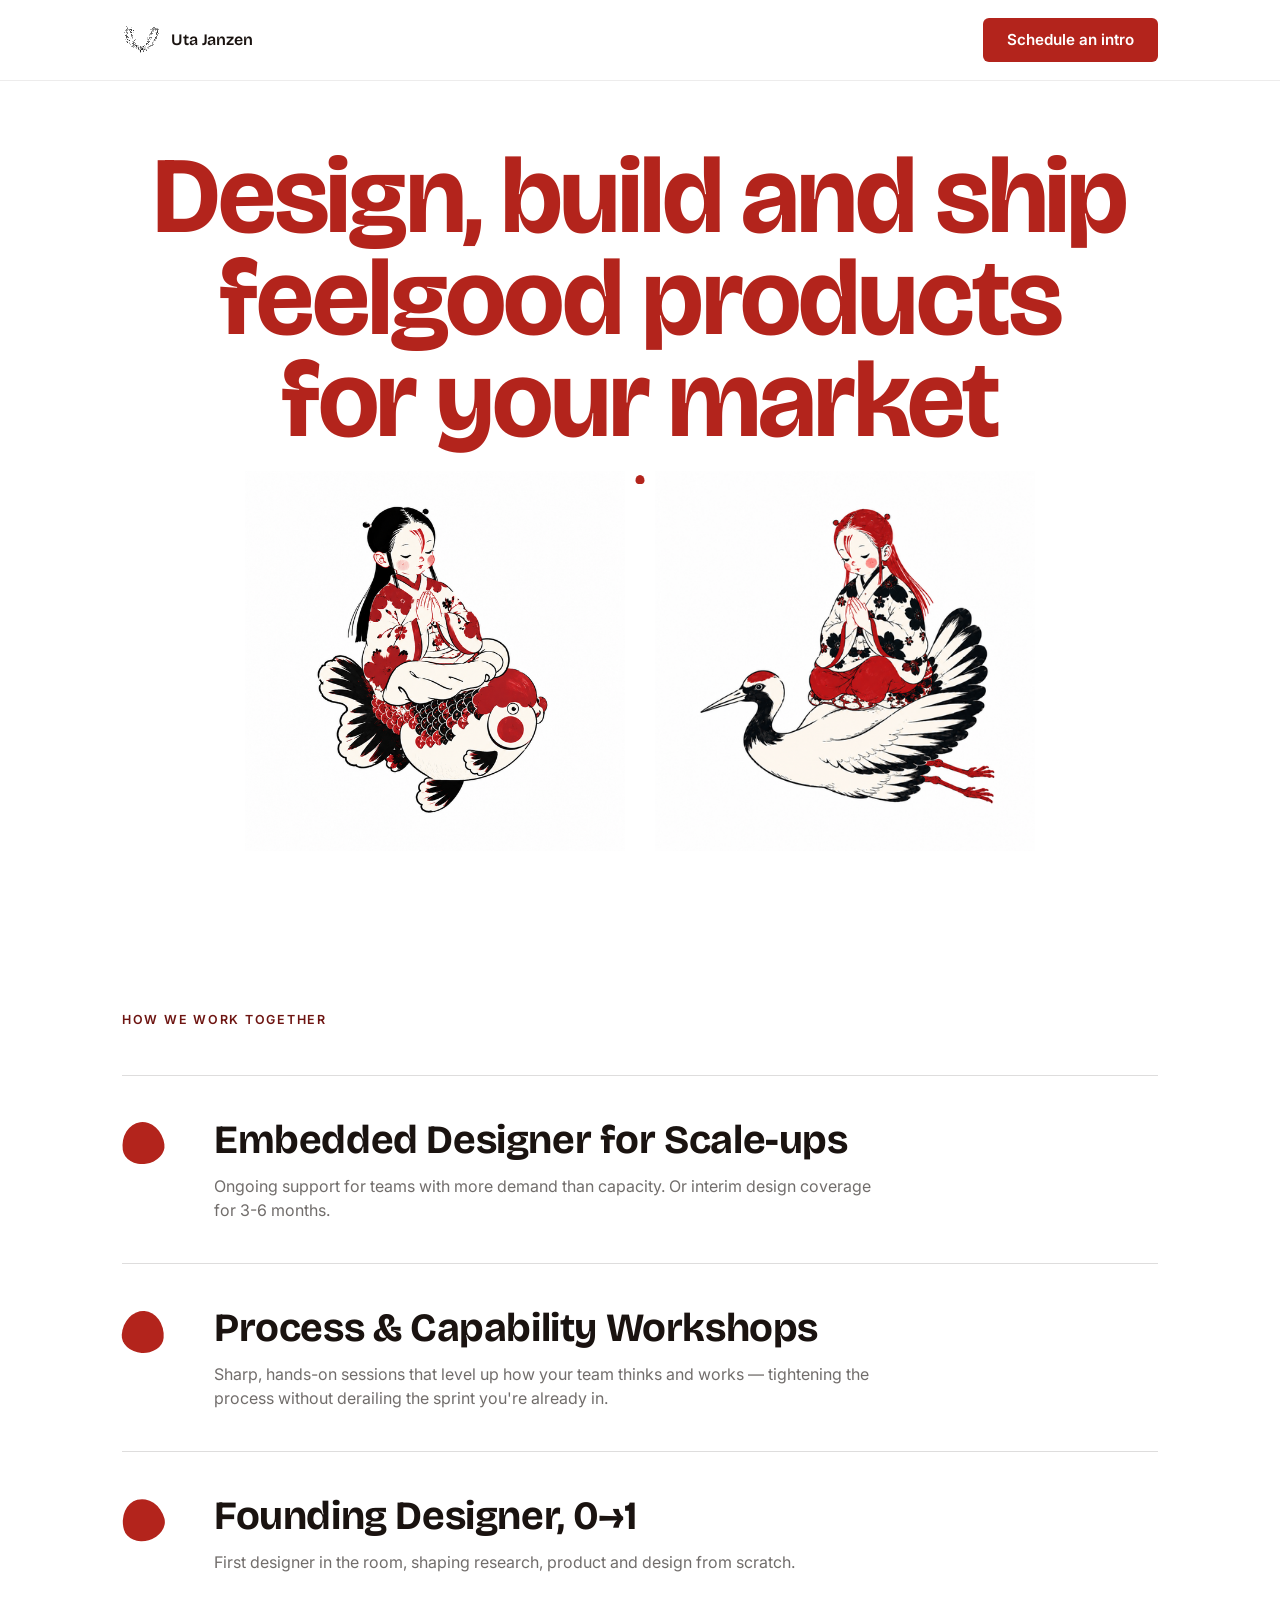
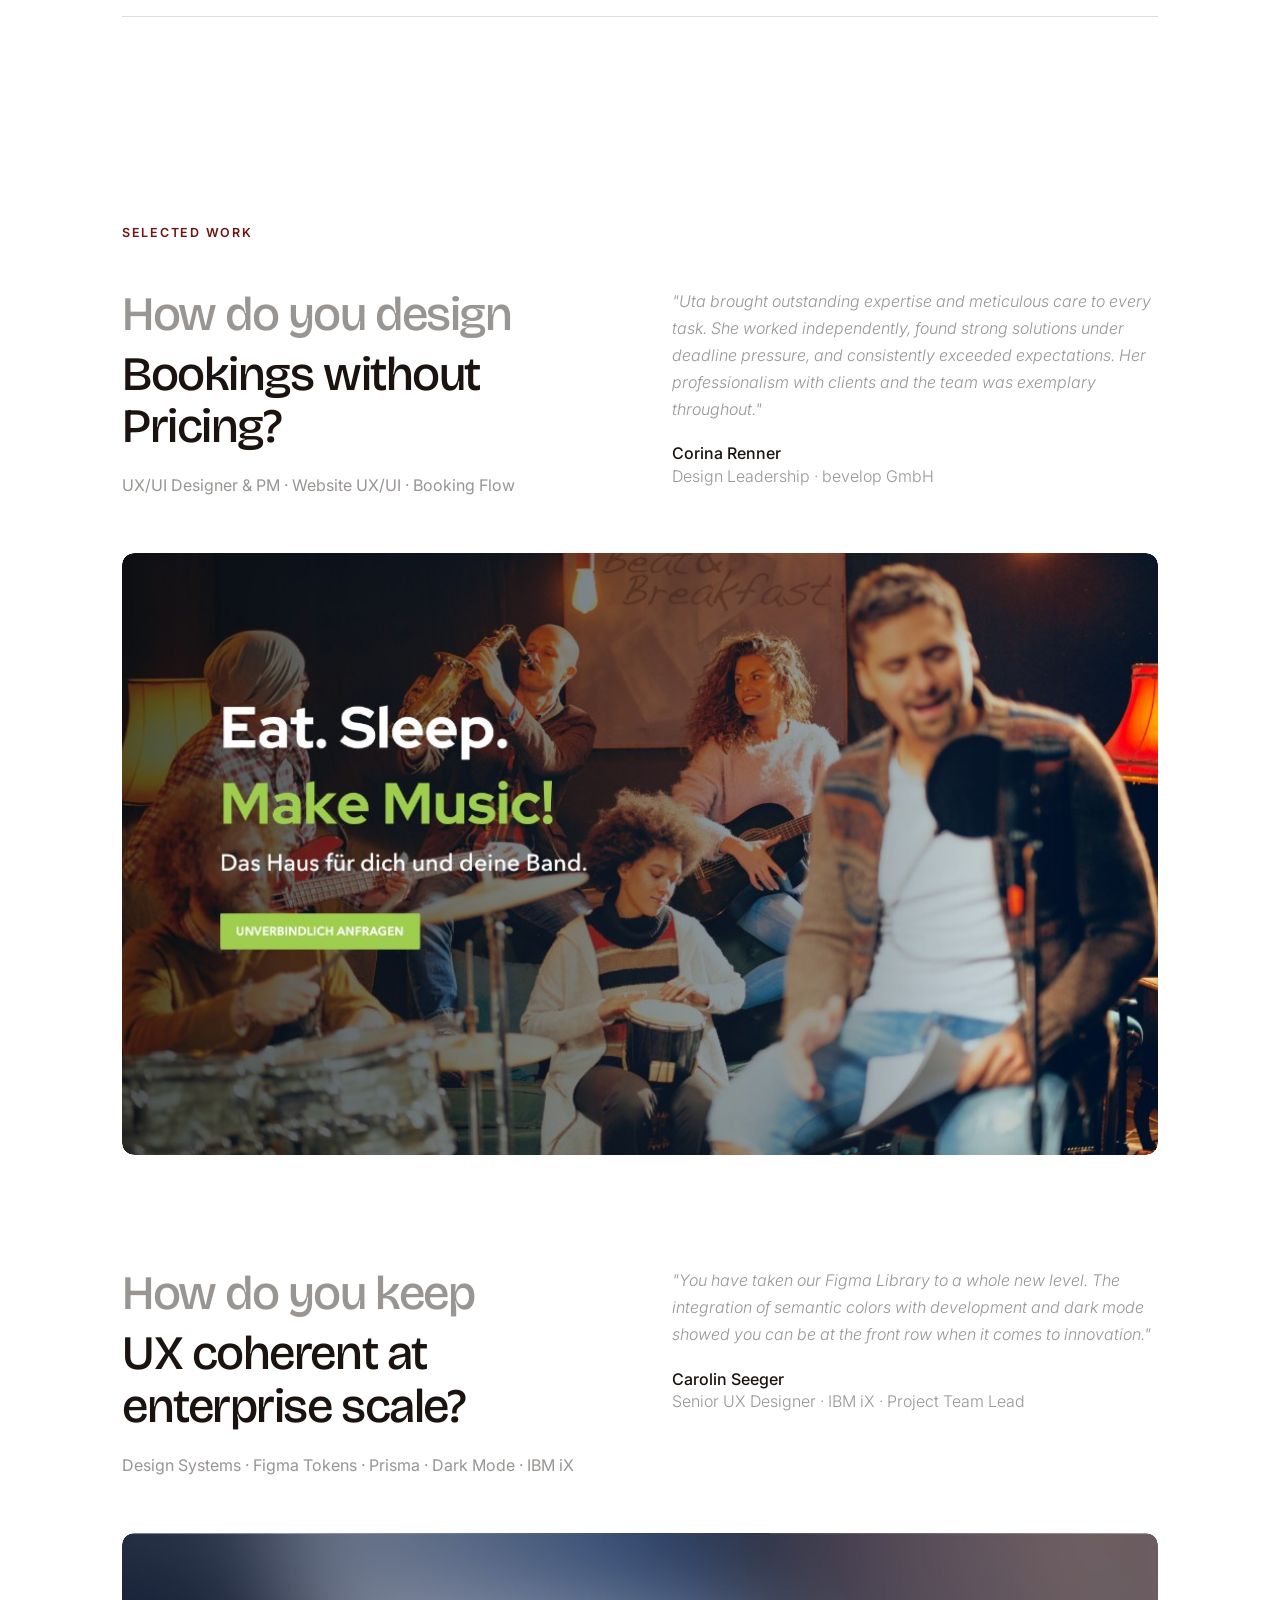
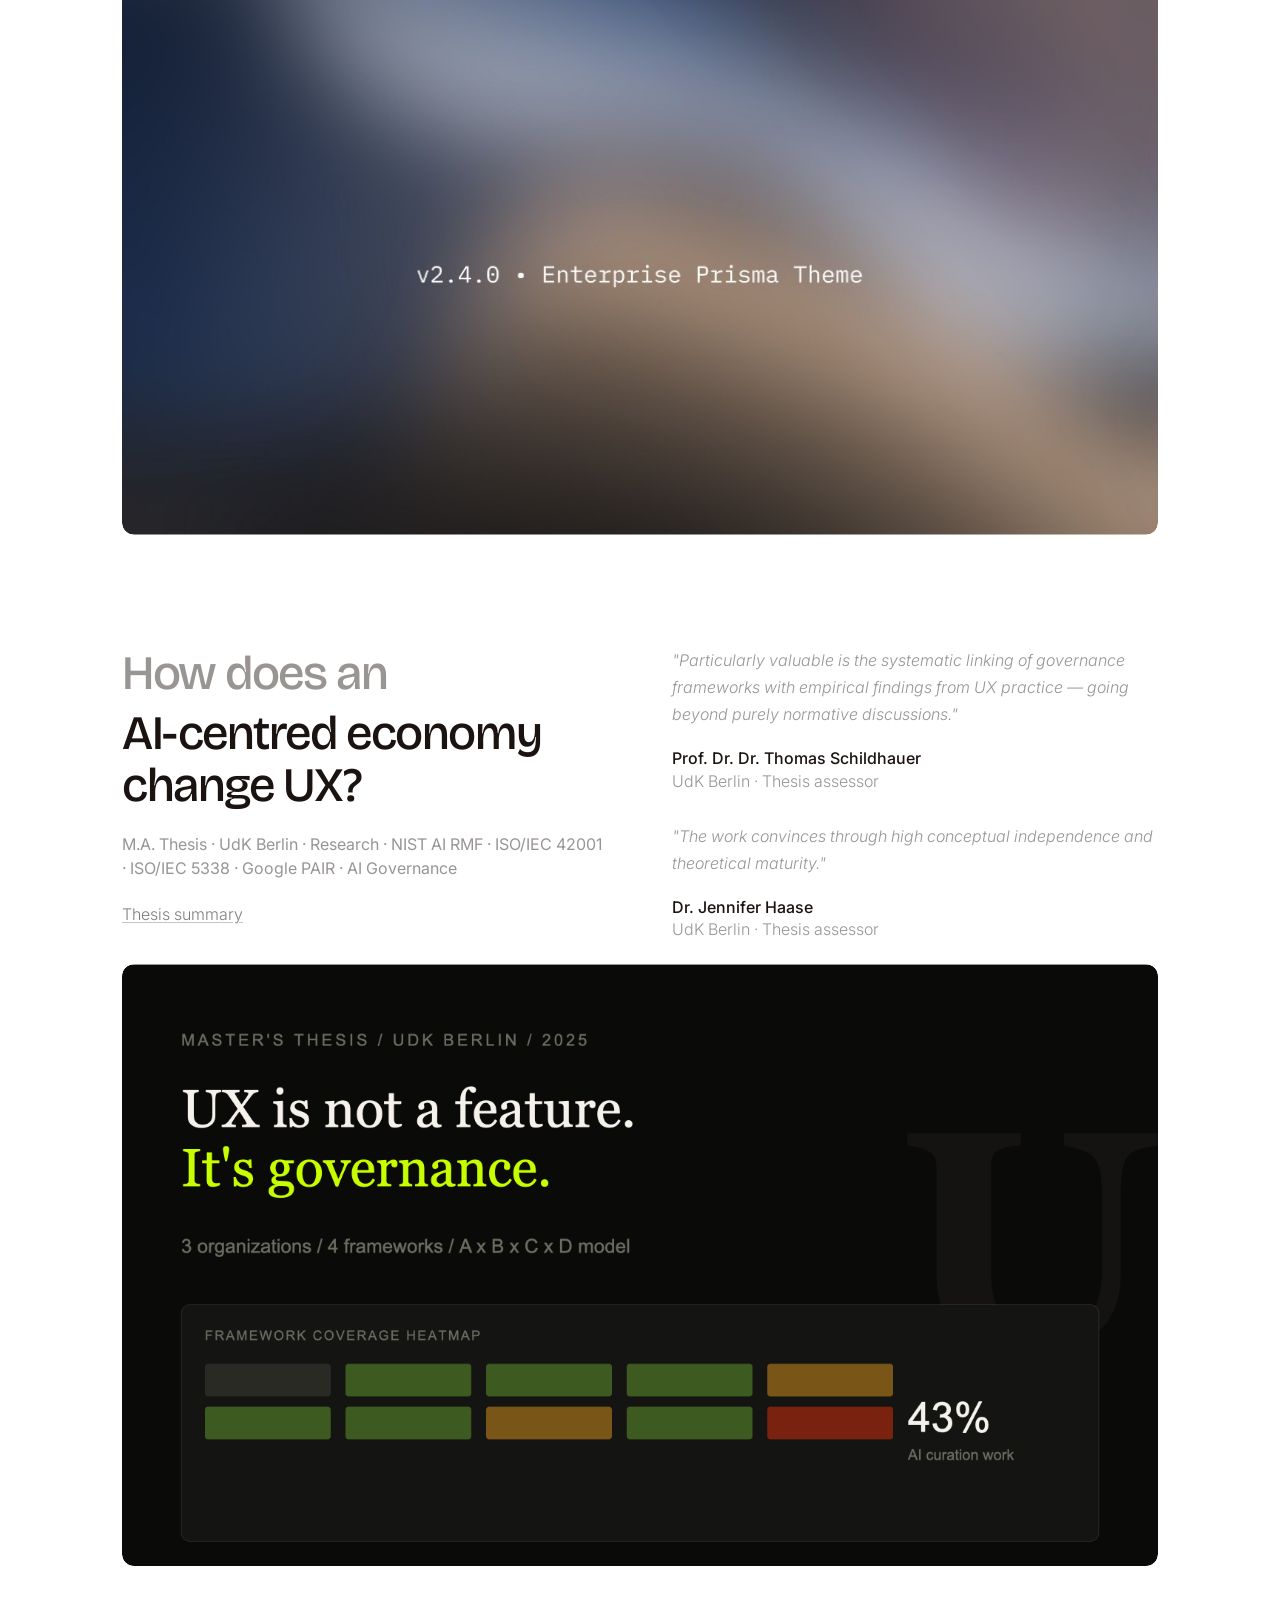
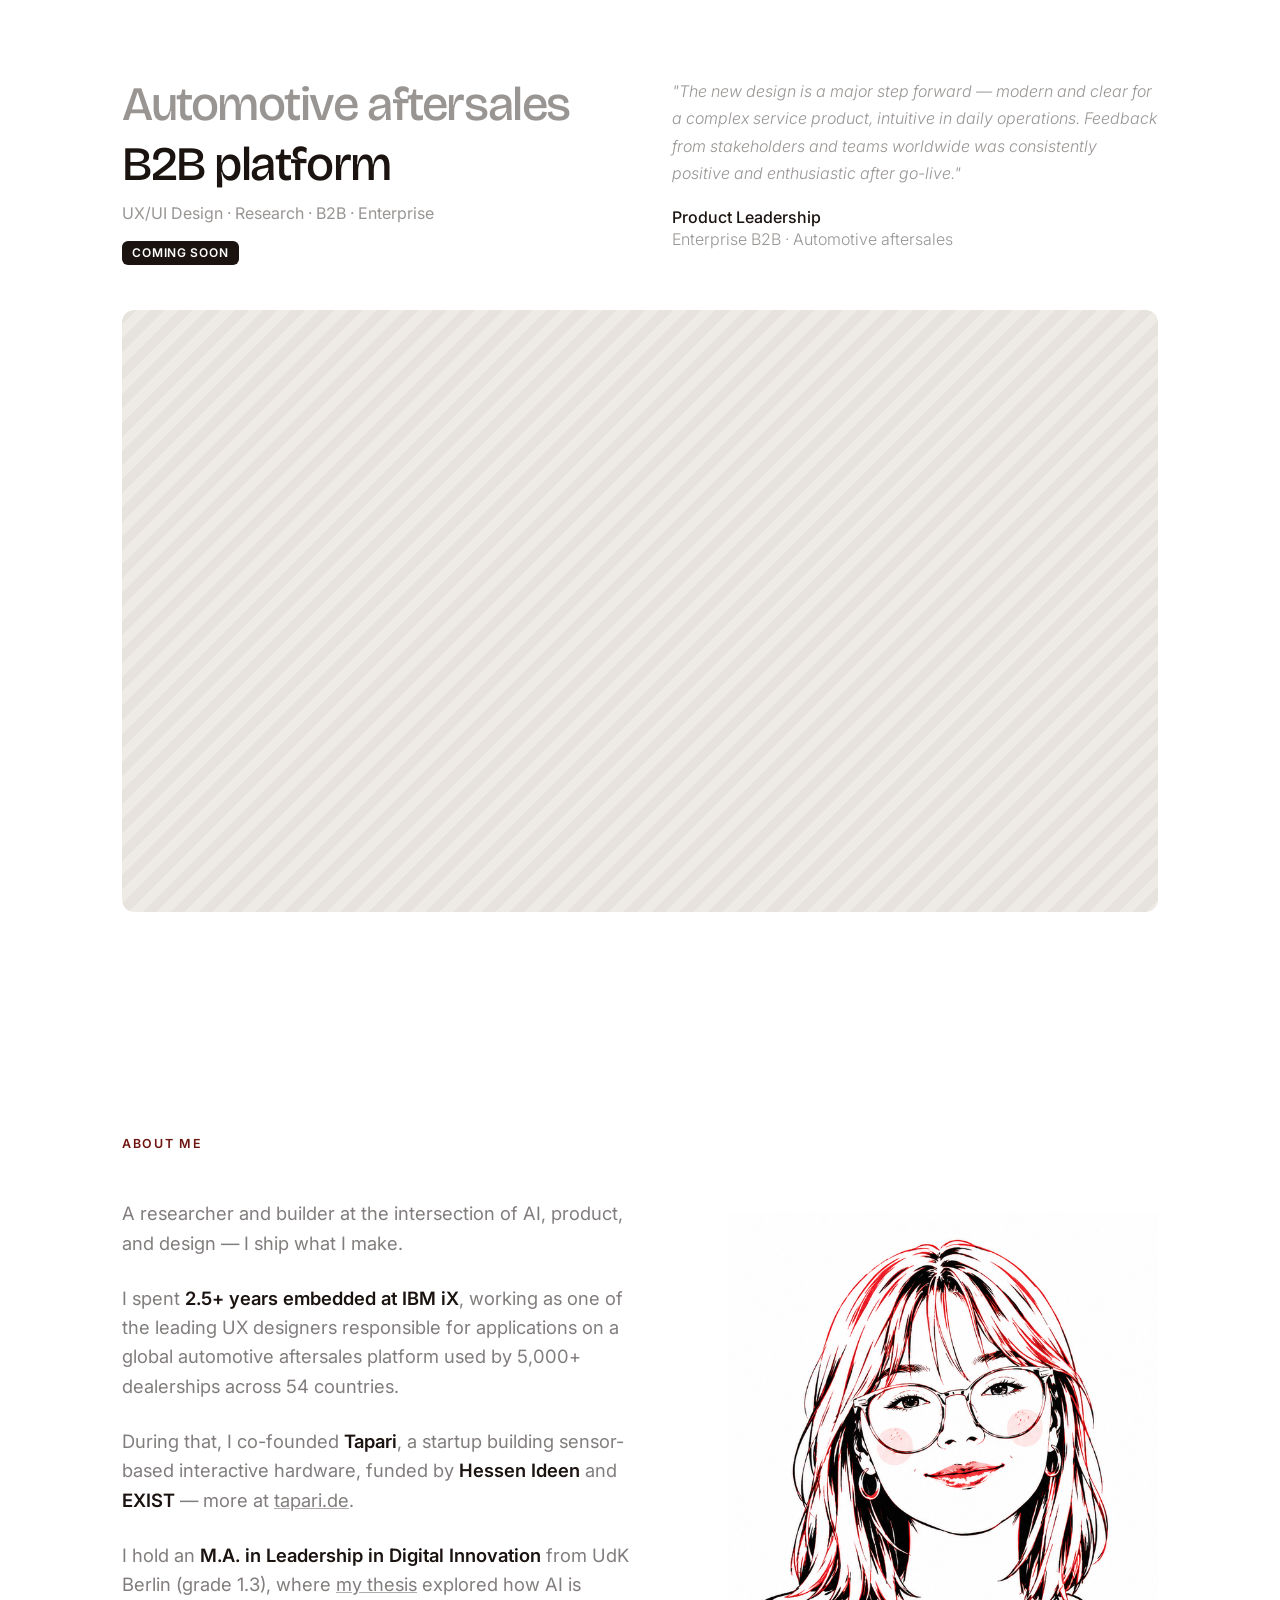
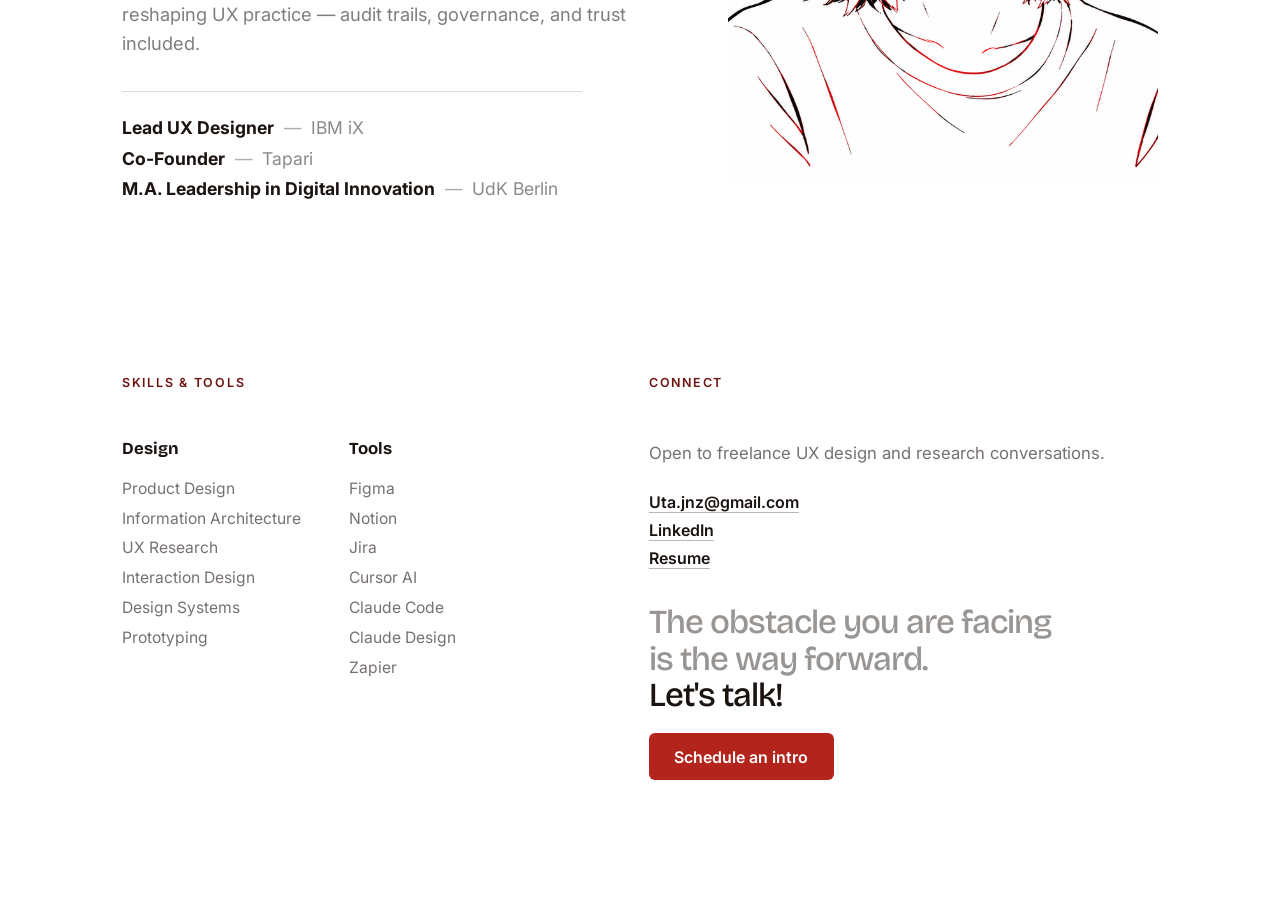
<file: index.html>
<!DOCTYPE html>
<html lang="en">
<head>
<meta charset="UTF-8">
<meta name="color-scheme" content="light dark">
<meta name="supported-color-schemes" content="light">
<meta name="theme-color" content="#FFFFFF">
<meta name="viewport" content="width=device-width, initial-scale=1.0">
<script>if(/SamsungBrowser/i.test(navigator.userAgent))document.documentElement.classList.add('is-samsung-internet');</script>
<style>:root{color-scheme:light dark}html,body{background-color:#fff!important;color:#1A1310!important}</style>
<title>Uta — Product Designer</title>
<link rel="preconnect" href="https://fonts.googleapis.com">
<link rel="preconnect" href="https://fonts.gstatic.com" crossorigin>
<link href="https://fonts.googleapis.com/css2?family=Bricolage+Grotesque:opsz,wght@12..96,400..800&family=Inter:wght@300;400;500&display=swap" rel="stylesheet">
<link rel="canonical" href="https://www.utajanzen.com/">
<link rel="stylesheet" href="assets/css/styles.css?v=36">
</head>
<body>

<nav>
  <div class="site-container nav-inner">
  <a href="/" class="brand"><svg class="brand-logo" viewBox="0 0 276 206" fill="none" xmlns="http://www.w3.org/2000/svg" aria-hidden="true">
<g filter="url(#filter0_g_2_8)">
<path d="M157.328 150.831C157.328 150.831 113.328 167.5 68.3278 139.5C23.3277 111.5 27.0765 27 27.0765 27C43.0765 27 47.0765 27 64.5765 27C72.3278 139 88.216 134.747 125.328 178.5C125.328 178.5 163.325 181.635 206.076 139.5C219.219 126.546 228.322 110.925 234.626 95.5C248.828 60.7509 248.828 27 248.828 27H209.828C209.828 27 207.336 95.3306 157.328 150.831ZM125.328 178.5C137.974 169.969 148.526 160.599 157.328 150.831" stroke="black" stroke-width="6"/>
</g>
<defs>
<filter id="filter0_g_2_8" x="0" y="0" width="275.828" height="205.553" filterUnits="userSpaceOnUse" color-interpolation-filters="sRGB">
<feFlood flood-opacity="0" result="BackgroundImageFix"/>
<feBlend mode="normal" in="SourceGraphic" in2="BackgroundImageFix" result="shape"/>
<feTurbulence type="fractalNoise" baseFrequency="0.2222222238779068 0.2222222238779068" numOctaves="3" seed="4551" />
<feDisplacementMap in="shape" scale="48" xChannelSelector="R" yChannelSelector="G" result="displacedImage" width="100%" height="100%" />
<feMerge result="effect1_texture_2_8">
<feMergeNode in="displacedImage"/>
</feMerge>
</filter>
</defs>
</svg><span class="name">Uta Janzen</span></a>
  <a class="btn-primary nav-cta booking-link" href="mailto:Uta.jnz@gmail.com?subject=Schedule%20an%20intro">Schedule an intro</a>
  </div>
</nav>

<section class="hero">
  <h1 class="hero-headline">Design, build and ship<br>feelgood products<br>for your market</h1>

  <div class="drip-wrap">
    <div class="drip-dot" id="dripDot"></div>
  </div>

  <div class="illustration-row">
    <img class="illu illu-left" id="illuLeft" src="assets/images/illu-left.png" alt="">
    <img class="illu illu-right" id="illuRight" src="assets/images/illu-right.png" alt="">
  </div>
</section>

<section class="next-section" id="work">
  <div class="site-container offers">
    <span class="offers-eyebrow">How We Work Together</span>

    <div class="offer-row">
      <span class="offer-mark"></span>
      <div class="offer-text">
        <h3>Embedded Designer for Scale-ups</h3>
        <p>Ongoing support for teams with more demand than capacity. Or interim design coverage for 3-6 months.</p>
      </div>
    </div>

    <div class="offer-row">
      <span class="offer-mark"></span>
      <div class="offer-text">
        <h3>Process &amp; Capability Workshops</h3>
        <p>Sharp, hands-on sessions that level up how your team thinks and works — tightening the process without derailing the sprint you're already in.</p>
      </div>
    </div>

    <div class="offer-row">
      <span class="offer-mark"></span>
      <div class="offer-text">
        <h3>Founding Designer, 0&rarr;1</h3>
        <p>First designer in the room, shaping research, product and design from scratch.</p>
      </div>
    </div>
  </div>
</section>

<section class="work-section" id="projects">
  <div class="work-inner site-container">
    <span class="work-section-eyebrow">Selected Work</span>

    <div class="work-projects">

    <article class="work-project has-testimonial">
      <div class="work-project-intro">
        <div class="work-project-header">
          <div class="work-project-header-grid">
            <div class="work-project-main">
              <h3 class="work-project-title">
                <a href="projects/beat-and-breakfast.html">
                  <span class="work-project-title-muted">How do you design</span>
                  Bookings without Pricing?
                </a>
              </h3>
              <p class="work-project-meta">UX/UI Designer &amp; PM · Website UX/UI · Booking Flow</p>
            </div>
          </div>
        </div>
        <aside class="work-project-testimonial">
          <p class="work-project-quote">"Uta brought outstanding expertise and meticulous care to every task. She worked independently, found strong solutions under deadline pressure, and consistently exceeded expectations. Her professionalism with clients and the team was exemplary throughout."</p>
          <span class="work-project-quote-author">Corina Renner</span>
          <span class="work-project-quote-role">Design Leadership · bevelop GmbH</span>
        </aside>
      </div>
      <div class="work-project-media">
        <a href="projects/beat-and-breakfast.html">
          <img src="assets/images/projects/beat-and-breakfast/hero-homepage.png?v=6" alt="Beat and Breakfast homepage">
        </a>
      </div>
    </article>

    <article class="work-project has-testimonial">
      <div class="work-project-intro">
        <div class="work-project-header">
          <div class="work-project-header-grid">
            <div class="work-project-main">
              <h3 class="work-project-title">
                <a href="projects/design-system.html">
                  <span class="work-project-title-muted">How do you keep</span>
                  UX coherent at enterprise scale?
                </a>
              </h3>
              <p class="work-project-meta">Design Systems · Figma Tokens · Prisma · Dark Mode · IBM iX</p>
            </div>
          </div>
        </div>
        <aside class="work-project-testimonial">
          <p class="work-project-quote">"You have taken our Figma Library to a whole new level. The integration of semantic colors with development and dark mode showed you can be at the front row when it comes to innovation."</p>
          <span class="work-project-quote-author">Carolin Seeger</span>
          <span class="work-project-quote-role">Senior UX Designer · IBM iX · Project Team Lead</span>
        </aside>
      </div>
      <div class="work-project-media">
        <a href="projects/design-system.html">
          <img src="assets/images/projects/design-system/hero-prisma-theme.jpg?v=3" srcset="assets/images/projects/design-system/hero-prisma-theme.jpg?v=3 1024w" sizes="(min-width: 900px) 520px, 88vw" alt="Enterprise Prisma Theme v2.4.0 — design system for automotive diagnostics and technician workflows" width="1024" height="691" decoding="async">
        </a>
      </div>
    </article>

    <article class="work-project work-project--soon has-testimonial work-project--thesis">
      <div class="work-project-intro">
        <div class="work-project-header">
          <div class="work-project-header-grid">
            <div class="work-project-main">
              <h3 class="work-project-title">
                <span class="work-project-title-muted">How does an</span>
                AI-centred economy<br>
                change UX?
              </h3>
              <p class="work-project-meta">M.A. Thesis · UdK Berlin · Research · NIST AI RMF · ISO/IEC 42001 · ISO/IEC 5338 · Google PAIR · AI Governance</p>
              <p class="work-project-status">
                <a href="https://ux-design-in-ai-economies.netlify.app" target="_blank" rel="noopener noreferrer">Thesis summary</a>
              </p>
            </div>
          </div>
        </div>
        <aside class="work-project-testimonial">
          <div class="work-project-testimonial-item">
            <p class="work-project-quote">"Particularly valuable is the systematic linking of governance frameworks with empirical findings from UX practice — going beyond purely normative discussions."</p>
            <span class="work-project-quote-author">Prof. Dr. Dr. Thomas Schildhauer</span>
            <span class="work-project-quote-role">UdK Berlin · Thesis assessor</span>
          </div>
          <div class="work-project-testimonial-item">
            <p class="work-project-quote">"The work convinces through high conceptual independence and theoretical maturity."</p>
            <span class="work-project-quote-author">Dr. Jennifer Haase</span>
            <span class="work-project-quote-role">UdK Berlin · Thesis assessor</span>
          </div>
        </aside>
      </div>
      <div class="work-project-media">
        <img src="assets/images/projects/ai-thesis/hero-homepage.png?v=4" alt="Master's thesis — UX is not a feature, it's governance. Framework heatmap across NIST, ISO, and Google PAIR.">
      </div>
    </article>

    <article class="work-project work-project--soon has-testimonial">
      <div class="work-project-intro">
        <div class="work-project-header">
          <div class="work-project-header-grid">
            <div class="work-project-main">
              <h3 class="work-project-title">
                <span class="work-project-title-muted">Automotive aftersales</span>
                B2B platform
              </h3>
              <p class="work-project-meta">UX/UI Design · Research · B2B · Enterprise</p>
              <p class="work-project-status">Coming soon</p>
            </div>
          </div>
        </div>
        <aside class="work-project-testimonial">
          <p class="work-project-quote">"The new design is a major step forward — modern and clear for a complex service product, intuitive in daily operations. Feedback from stakeholders and teams worldwide was consistently positive and enthusiastic after go-live."</p>
          <span class="work-project-quote-author">Product Leadership</span>
          <span class="work-project-quote-role">Enterprise B2B · Automotive aftersales</span>
        </aside>
      </div>
      <div class="work-project-media work-project-media--placeholder" aria-hidden="true"></div>
    </article>

    </div>
  </div>
</section>

<section class="about-section" id="about">
  <div class="site-container about-container">
    <span class="about-eyebrow">About Me</span>
    <div class="about-grid">
    <div class="about-text">
      <p>A researcher and builder at the intersection of AI, product, and design — I ship what I make.</p>
      <p>I spent <strong>2.5+ years embedded at IBM iX</strong>, working as one of the leading UX designers responsible for applications on a global automotive aftersales platform used by 5,000+ dealerships across 54 countries.</p>
      <p>During that, I co-founded <strong>Tapari</strong>, a startup building sensor-based interactive hardware, funded by <strong>Hessen Ideen</strong> and <strong>EXIST</strong> — more at <a href="https://tapari.de" target="_blank" rel="noopener">tapari.de</a>.</p>
      <p>I hold an <strong>M.A. in Leadership in Digital Innovation</strong> from UdK Berlin (grade 1.3), where <a href="https://ux-design-in-ai-economies.netlify.app" target="_blank" rel="noopener">my thesis</a> explored how AI is reshaping UX practice — audit trails, governance, and trust included.</p>

      <hr class="about-divider">

      <div class="about-roles">
        <div class="role-row"><span class="role-title">Lead UX Designer</span><span class="role-dash">&mdash;</span><span class="role-company">IBM iX</span></div>
        <div class="role-row"><span class="role-title">Co-Founder</span><span class="role-dash">&mdash;</span><span class="role-company">Tapari</span></div>
        <div class="role-row"><span class="role-title">M.A. Leadership in Digital Innovation</span><span class="role-dash">&mdash;</span><span class="role-company">UdK Berlin</span></div>
      </div>

    </div>

    <div class="about-portrait">
      <img class="portrait-img" src="assets/images/portrait.png" alt="Portrait of Uta Janzen">
    </div>
    </div>
  </div>
</section>

<section class="connect-section" id="connect">
  <div class="site-container connect-layout">
    <span class="connect-eyebrow connect-eyebrow--skills">Skills &amp; Tools</span>
    <span class="connect-eyebrow connect-eyebrow--connect">Connect</span>

    <div class="skills-columns">
      <div class="skills-col">
        <h4>Design</h4>
        <ul>
          <li>Product Design</li>
          <li>Information Architecture</li>
          <li>UX Research</li>
          <li>Interaction Design</li>
          <li>Design Systems</li>
          <li>Prototyping</li>
        </ul>
      </div>
      <div class="skills-col">
        <h4>Tools</h4>
        <ul>
          <li>Figma</li>
          <li>Notion</li>
          <li>Jira</li>
          <li>Cursor AI</li>
          <li>Claude Code</li>
          <li>Claude Design</li>
          <li>Zapier</li>
        </ul>
      </div>
    </div>

    <p class="connect-intro">Open to freelance UX design and research conversations.</p>

    <div class="connect-links">
      <a href="mailto:Uta.jnz@gmail.com">Uta.jnz@gmail.com</a>
      <a href="https://www.linkedin.com/in/utajanzen/" target="_blank" rel="noopener">LinkedIn</a>
      <a href="assets/docs/Uta_Janzen_CV_General.pdf" target="_blank" rel="noopener">Resume</a>
    </div>

    <div class="connect-cta" id="contact">
      <h2 class="connect-cta-title">
        <span class="connect-cta-muted">The obstacle you are facing<br>is the way forward.</span><br>
        Let's talk!
      </h2>
      <div class="connect-cta-actions">
        <a class="btn-primary booking-link" href="mailto:Uta.jnz@gmail.com?subject=Schedule%20an%20intro">Schedule an intro</a>
      </div>
    </div>
  </div>
</section>

<script src="assets/js/samsung-light-fix.js?v=2"></script>
<script src="assets/js/site-config.js"></script>
<script src="assets/js/booking-links.js"></script>
<script src="assets/js/main.js"></script>
</body>
</html>
</file>
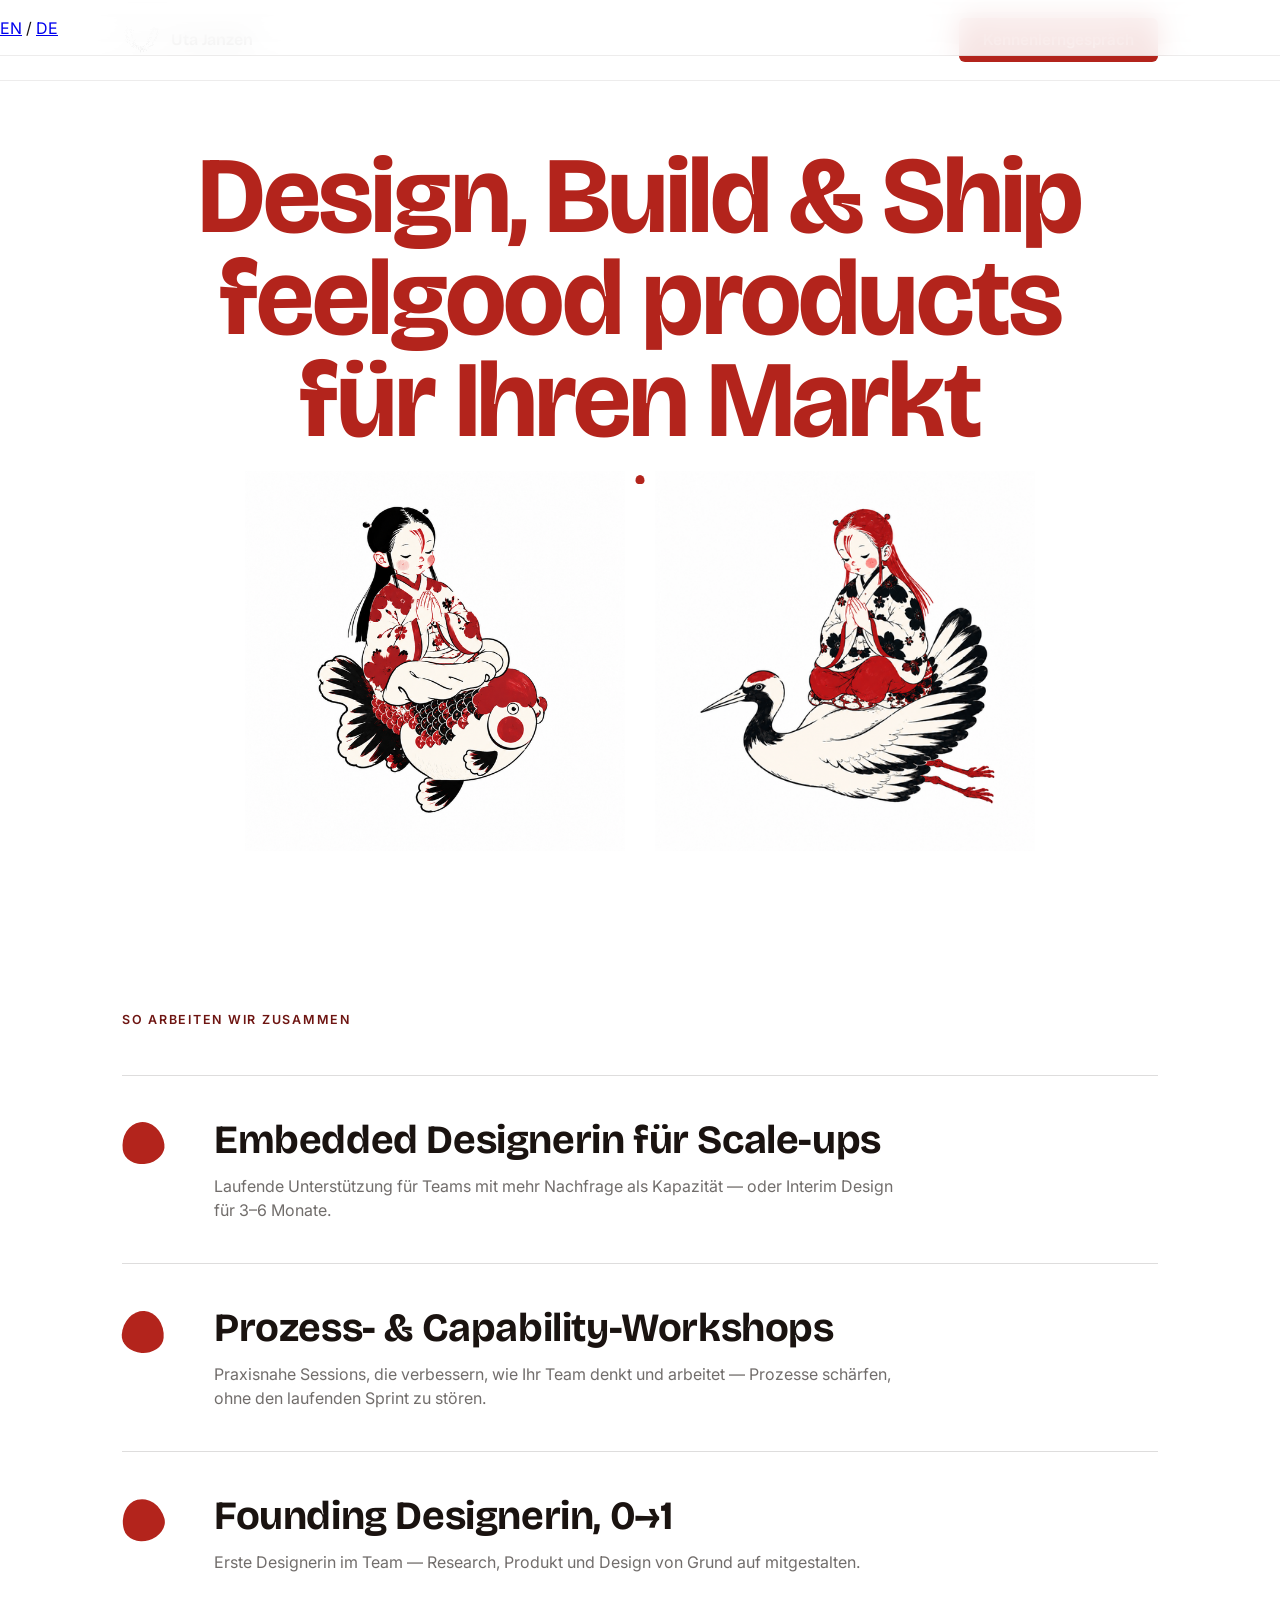
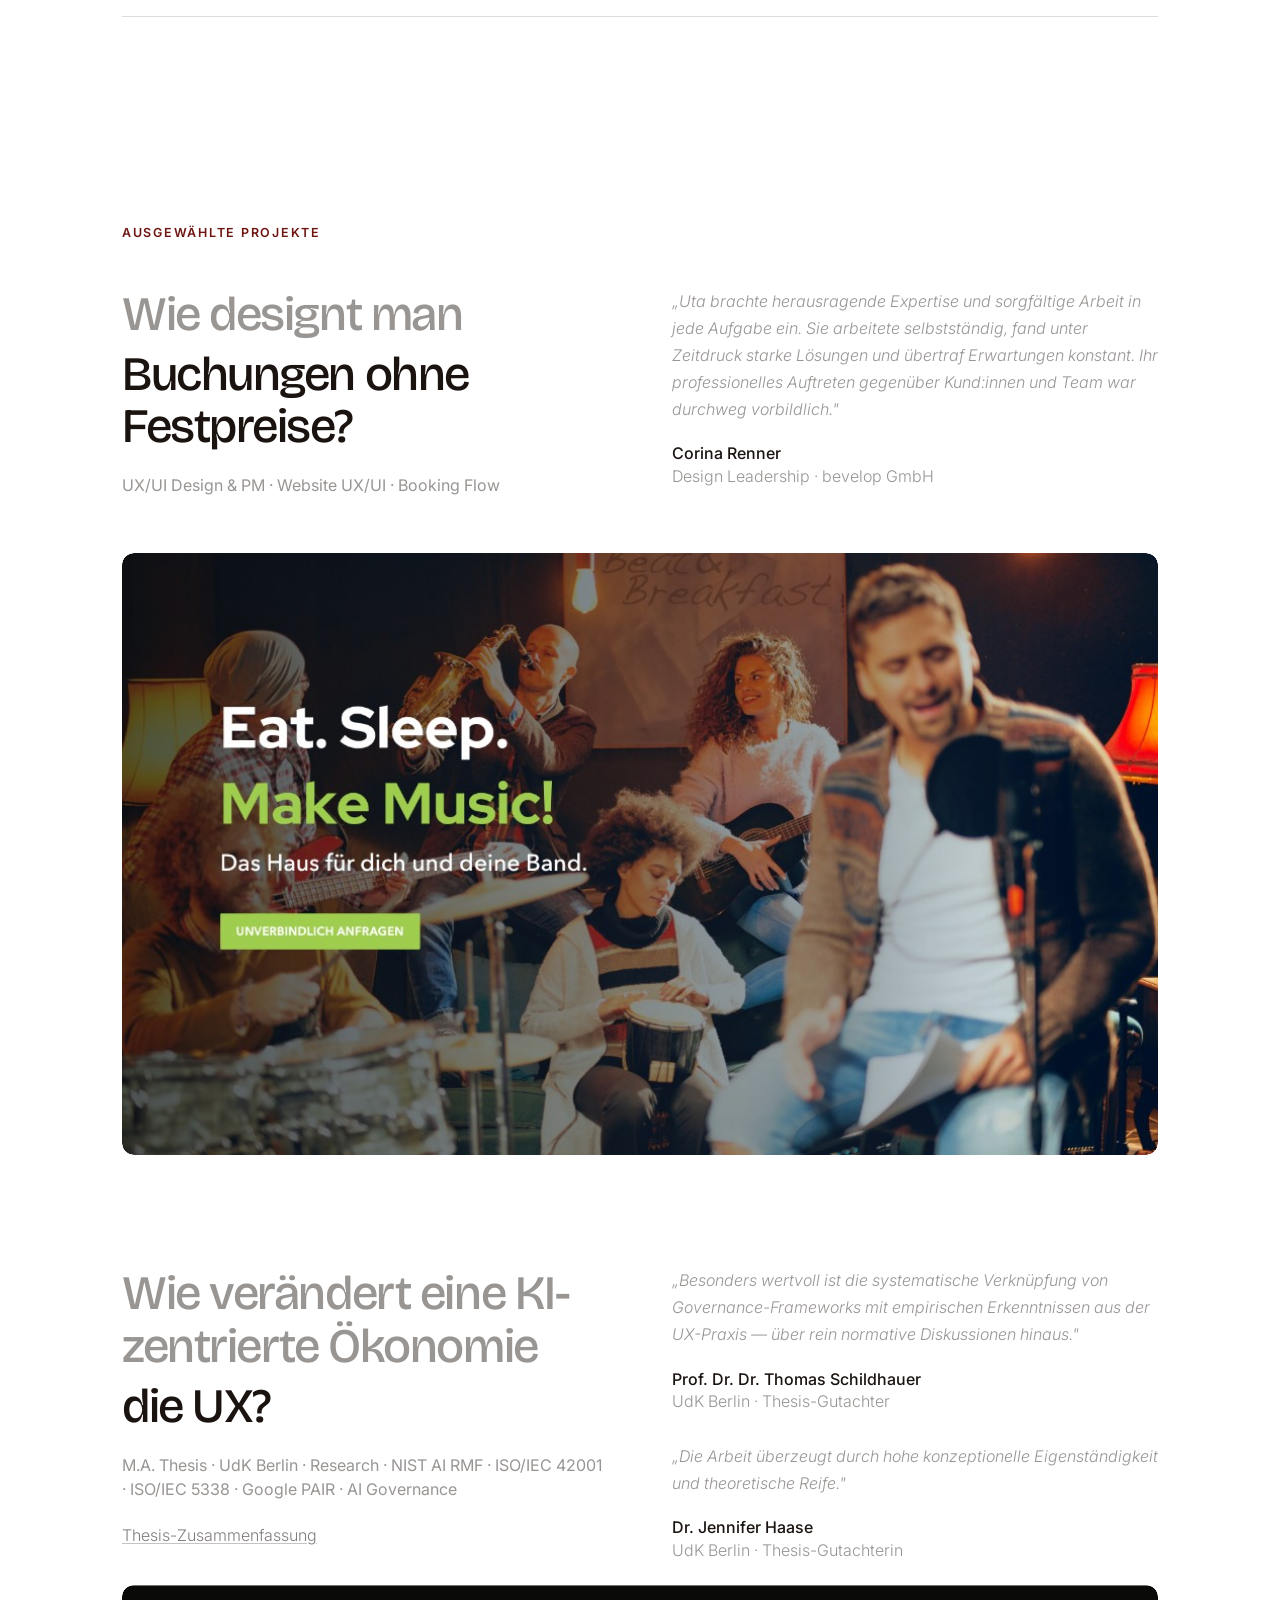
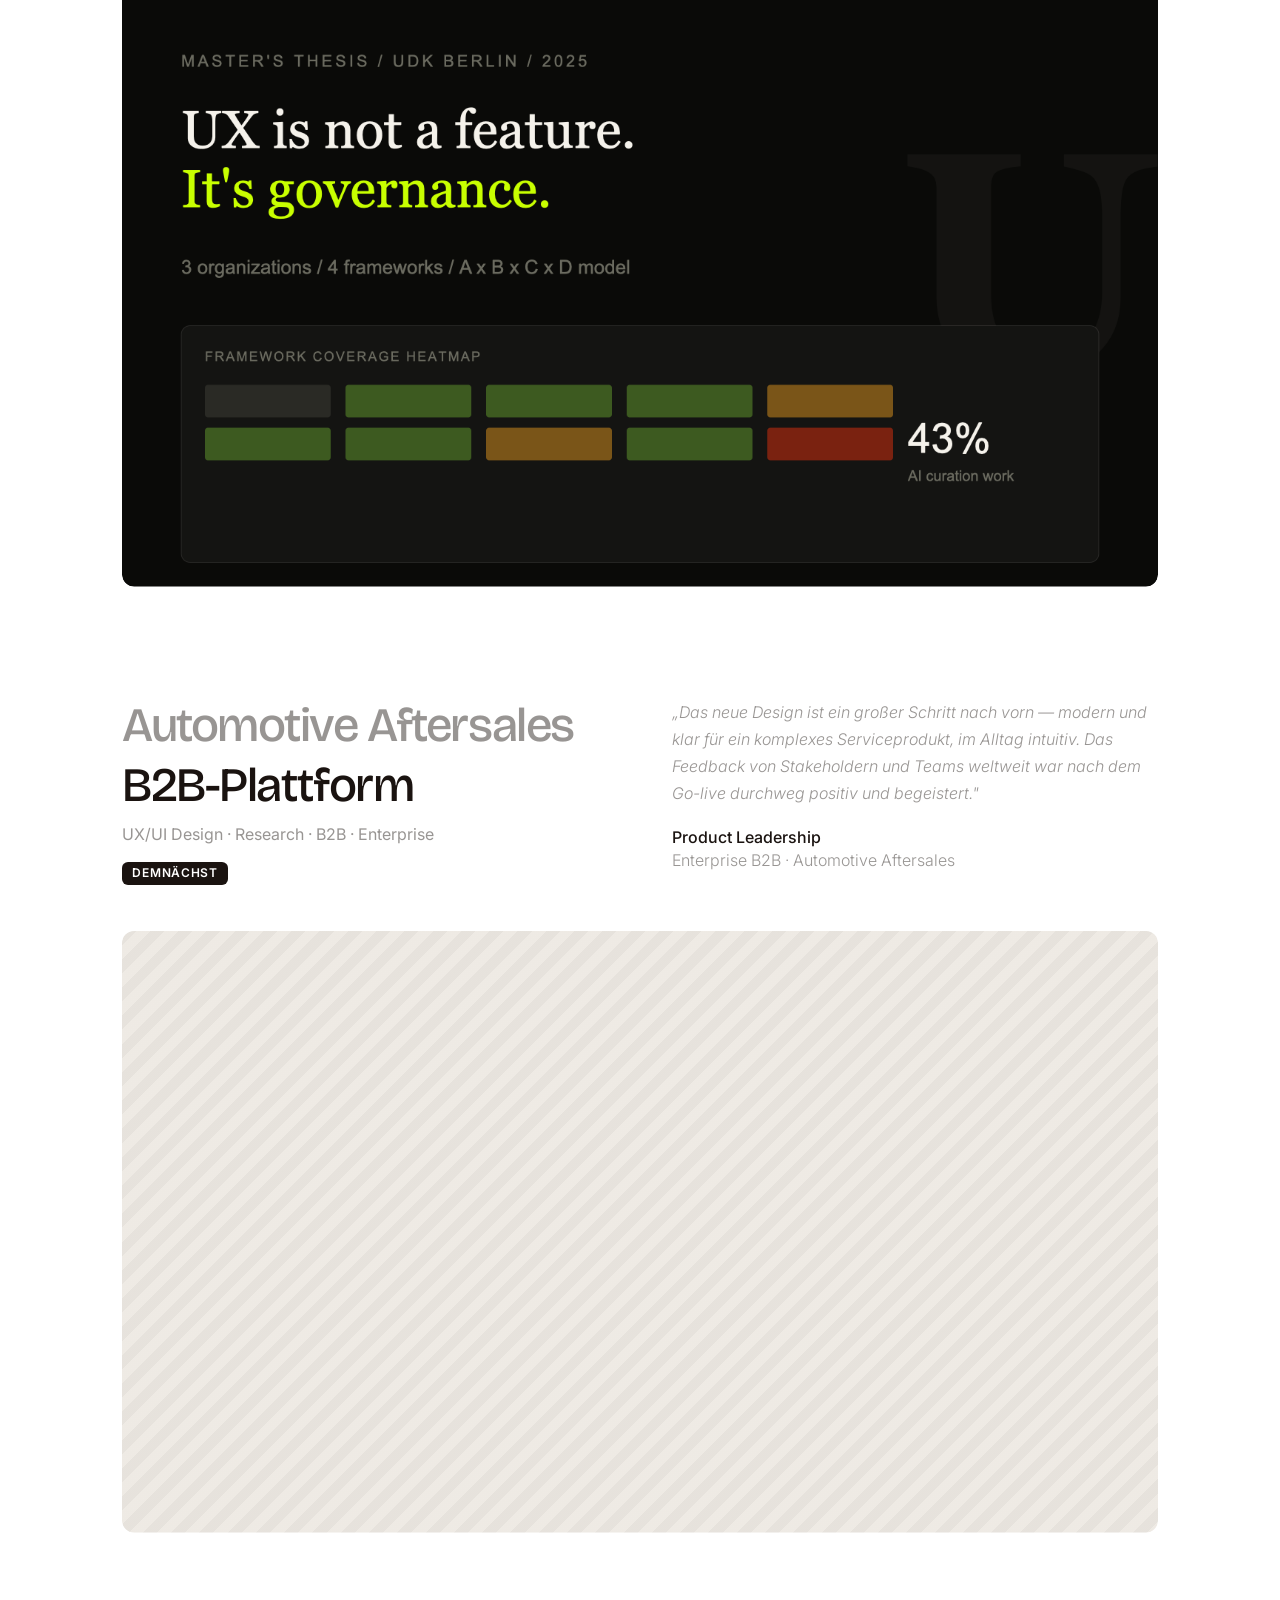
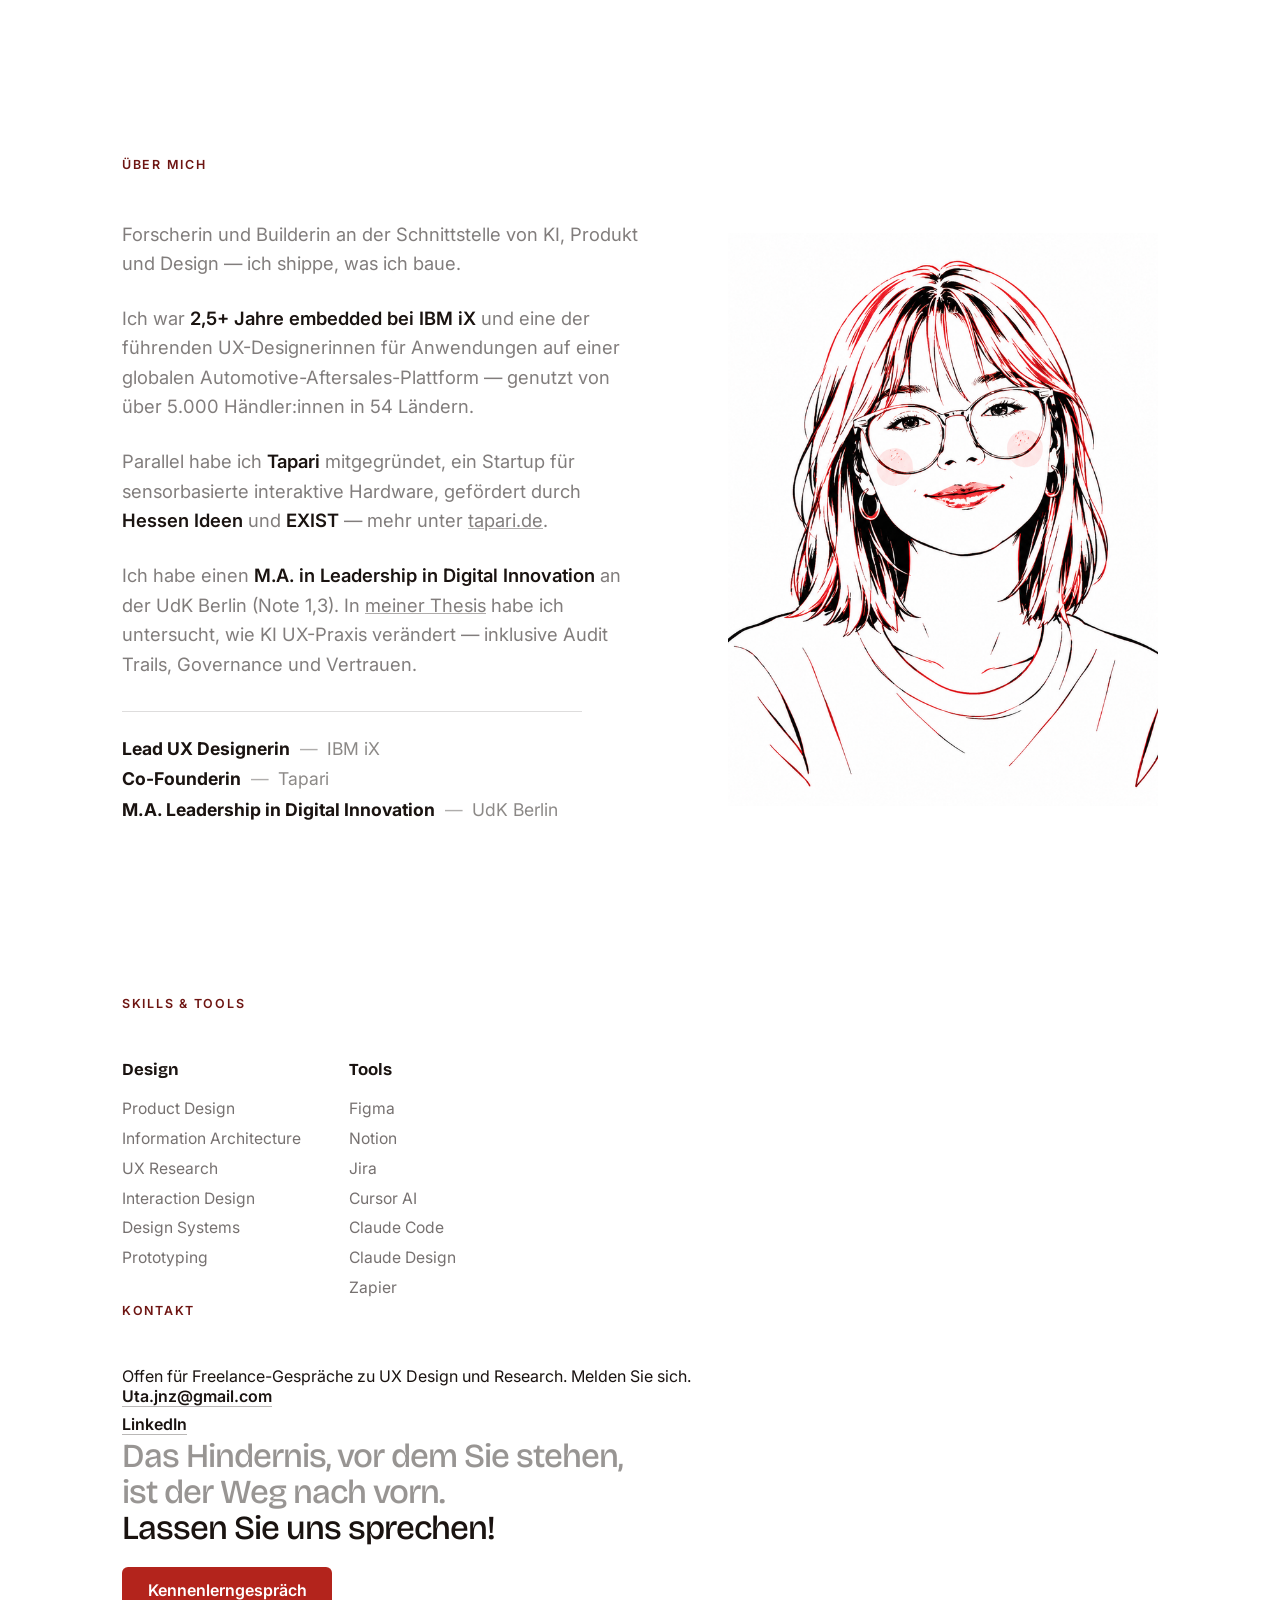
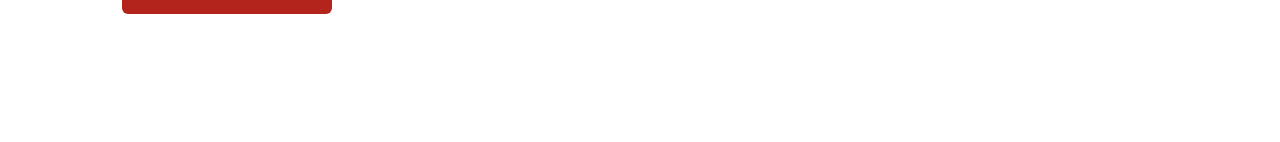
<file: de/index.html>
<!DOCTYPE html>
<html lang="de">
<head>
<meta charset="UTF-8">
<meta name="color-scheme" content="light dark">
<meta name="supported-color-schemes" content="light">
<meta name="theme-color" content="#FFFFFF">
<meta name="viewport" content="width=device-width, initial-scale=1.0">
<meta name="robots" content="noindex, nofollow">
<script>if(/SamsungBrowser/i.test(navigator.userAgent))document.documentElement.classList.add('is-samsung-internet');</script>
<style>:root{color-scheme:light dark}html,body{background-color:#fff!important;color:#1A1310!important}</style>
<title>Uta — Produktdesignerin</title>
<link rel="preconnect" href="https://fonts.googleapis.com">
<link rel="preconnect" href="https://fonts.gstatic.com" crossorigin>
<link href="https://fonts.googleapis.com/css2?family=Bricolage+Grotesque:opsz,wght@12..96,400..800&family=Inter:wght@300;400;500&display=swap" rel="stylesheet">
<link rel="alternate" hreflang="en" href="https://www.utajanzen.com/">
<link rel="alternate" hreflang="de" href="https://www.utajanzen.com/de/">
<link rel="stylesheet" href="../assets/css/styles.css?v=36">
</head>
<body>

<nav>
  <div class="site-container nav-inner">
  <a href="/de/" class="brand"><svg class="brand-logo" viewBox="0 0 276 206" fill="none" xmlns="http://www.w3.org/2000/svg" aria-hidden="true">
<g filter="url(#filter0_g_2_8)">
<path d="M157.328 150.831C157.328 150.831 113.328 167.5 68.3278 139.5C23.3277 111.5 27.0765 27 27.0765 27C43.0765 27 47.0765 27 64.5765 27C72.3278 139 88.216 134.747 125.328 178.5C125.328 178.5 163.325 181.635 206.076 139.5C219.219 126.546 228.322 110.925 234.626 95.5C248.828 60.7509 248.828 27 248.828 27H209.828C209.828 27 207.336 95.3306 157.328 150.831ZM125.328 178.5C137.974 169.969 148.526 160.599 157.328 150.831" stroke="black" stroke-width="6"/>
</g>
<defs>
<filter id="filter0_g_2_8" x="0" y="0" width="275.828" height="205.553" filterUnits="userSpaceOnUse" color-interpolation-filters="sRGB">
<feFlood flood-opacity="0" result="BackgroundImageFix"/>
<feBlend mode="normal" in="SourceGraphic" in2="BackgroundImageFix" result="shape"/>
<feTurbulence type="fractalNoise" baseFrequency="0.2222222238779068 0.2222222238779068" numOctaves="3" seed="4551" />
<feDisplacementMap in="shape" scale="48" xChannelSelector="R" yChannelSelector="G" result="displacedImage" width="100%" height="100%" />
<feMerge result="effect1_texture_2_8">
<feMergeNode in="displacedImage"/>
</feMerge>
</filter>
</defs>
</svg><span class="name">Uta Janzen</span></a>
  <div class="nav-actions">
    <nav class="lang-switch" aria-label="Sprache">
      <a href="/">EN</a>
      <span class="lang-switch-sep">/</span>
      <a href="/de/" class="is-active" aria-current="page">DE</a>
    </nav>
    <a class="btn-primary nav-cta booking-link" href="mailto:Uta.jnz@gmail.com?subject=Kennenlerngespr%C3%A4ch%20vereinbaren">Kennenlerngespräch</a>
  </div>
  </div>
</nav>

<section class="hero">
  <h1 class="hero-headline">Design, Build &amp; Ship<br>feelgood products<br>für Ihren Markt</h1>

  <div class="drip-wrap">
    <div class="drip-dot" id="dripDot"></div>
  </div>

  <div class="illustration-row">
    <img class="illu illu-left" id="illuLeft" src="../assets/images/illu-left.png" alt="">
    <img class="illu illu-right" id="illuRight" src="../assets/images/illu-right.png" alt="">
  </div>
</section>

<section class="next-section" id="work">
  <div class="site-container offers">
    <span class="offers-eyebrow">So arbeiten wir zusammen</span>

    <div class="offer-row">
      <span class="offer-mark"></span>
      <div class="offer-text">
        <h3>Embedded Designerin für Scale-ups</h3>
        <p>Laufende Unterstützung für Teams mit mehr Nachfrage als Kapazität — oder Interim Design für 3–6 Monate.</p>
      </div>
    </div>

    <div class="offer-row">
      <span class="offer-mark"></span>
      <div class="offer-text">
        <h3>Prozess- &amp; Capability-Workshops</h3>
        <p>Praxisnahe Sessions, die verbessern, wie Ihr Team denkt und arbeitet — Prozesse schärfen, ohne den laufenden Sprint zu stören.</p>
      </div>
    </div>

    <div class="offer-row">
      <span class="offer-mark"></span>
      <div class="offer-text">
        <h3>Founding Designerin, 0&rarr;1</h3>
        <p>Erste Designerin im Team — Research, Produkt und Design von Grund auf mitgestalten.</p>
      </div>
    </div>
  </div>
</section>

<section class="work-section" id="projects">
  <div class="work-inner site-container">
    <span class="work-section-eyebrow">Ausgewählte Projekte</span>

    <div class="work-projects">

    <article class="work-project has-testimonial">
      <div class="work-project-intro">
        <div class="work-project-header">
          <div class="work-project-header-grid">
            <div class="work-project-main">
              <h3 class="work-project-title">
                <a href="projects/beat-and-breakfast.html">
                  <span class="work-project-title-muted">Wie designt man</span>
                  Buchungen ohne Festpreise?
                </a>
              </h3>
              <p class="work-project-meta">UX/UI Design &amp; PM · Website UX/UI · Booking Flow</p>
            </div>
          </div>
        </div>
        <aside class="work-project-testimonial">
          <p class="work-project-quote">„Uta brachte herausragende Expertise und sorgfältige Arbeit in jede Aufgabe ein. Sie arbeitete selbstständig, fand unter Zeitdruck starke Lösungen und übertraf Erwartungen konstant. Ihr professionelles Auftreten gegenüber Kund:innen und Team war durchweg vorbildlich."</p>
          <span class="work-project-quote-author">Corina Renner</span>
          <span class="work-project-quote-role">Design Leadership · bevelop GmbH</span>
        </aside>
      </div>
      <div class="work-project-media">
        <a href="projects/beat-and-breakfast.html">
          <img src="../assets/images/projects/beat-and-breakfast/hero-homepage.png?v=6" alt="Beat and Breakfast Homepage">
        </a>
      </div>
    </article>

    <article class="work-project work-project--soon has-testimonial work-project--thesis">
      <div class="work-project-intro">
        <div class="work-project-header">
          <div class="work-project-header-grid">
            <div class="work-project-main">
              <h3 class="work-project-title">
                <span class="work-project-title-muted">Wie verändert eine KI-zentrierte Ökonomie</span>
                die UX?
              </h3>
              <p class="work-project-meta">M.A. Thesis · UdK Berlin · Research · NIST AI RMF · ISO/IEC 42001 · ISO/IEC 5338 · Google PAIR · AI Governance</p>
              <p class="work-project-status">
                <a href="https://ux-design-in-ai-economies.netlify.app" target="_blank" rel="noopener noreferrer">Thesis-Zusammenfassung</a>
              </p>
            </div>
          </div>
        </div>
        <aside class="work-project-testimonial">
          <div class="work-project-testimonial-item">
            <p class="work-project-quote">„Besonders wertvoll ist die systematische Verknüpfung von Governance-Frameworks mit empirischen Erkenntnissen aus der UX-Praxis — über rein normative Diskussionen hinaus."</p>
            <span class="work-project-quote-author">Prof. Dr. Dr. Thomas Schildhauer</span>
            <span class="work-project-quote-role">UdK Berlin · Thesis-Gutachter</span>
          </div>
          <div class="work-project-testimonial-item">
            <p class="work-project-quote">„Die Arbeit überzeugt durch hohe konzeptionelle Eigenständigkeit und theoretische Reife."</p>
            <span class="work-project-quote-author">Dr. Jennifer Haase</span>
            <span class="work-project-quote-role">UdK Berlin · Thesis-Gutachterin</span>
          </div>
        </aside>
      </div>
      <div class="work-project-media">
        <img src="../assets/images/projects/ai-thesis/hero-homepage.png?v=4" alt="Masterarbeit — UX is not a feature, it's governance. Framework-Heatmap über NIST, ISO und Google PAIR.">
      </div>
    </article>

    <article class="work-project work-project--soon has-testimonial">
      <div class="work-project-intro">
        <div class="work-project-header">
          <div class="work-project-header-grid">
            <div class="work-project-main">
              <h3 class="work-project-title">
                <span class="work-project-title-muted">Automotive Aftersales</span>
                B2B-Plattform
              </h3>
              <p class="work-project-meta">UX/UI Design · Research · B2B · Enterprise</p>
              <p class="work-project-status">Demnächst</p>
            </div>
          </div>
        </div>
        <aside class="work-project-testimonial">
          <p class="work-project-quote">„Das neue Design ist ein großer Schritt nach vorn — modern und klar für ein komplexes Serviceprodukt, im Alltag intuitiv. Das Feedback von Stakeholdern und Teams weltweit war nach dem Go-live durchweg positiv und begeistert."</p>
          <span class="work-project-quote-author">Product Leadership</span>
          <span class="work-project-quote-role">Enterprise B2B · Automotive Aftersales</span>
        </aside>
      </div>
      <div class="work-project-media work-project-media--placeholder" aria-hidden="true"></div>
    </article>

    </div>
  </div>
</section>

<section class="about-section" id="about">
  <div class="site-container about-container">
    <span class="about-eyebrow">Über mich</span>
    <div class="about-grid">
    <div class="about-text">
      <p>Forscherin und Builderin an der Schnittstelle von KI, Produkt und Design — ich shippe, was ich baue.</p>
      <p>Ich war <strong>2,5+ Jahre embedded bei IBM iX</strong> und eine der führenden UX-Designerinnen für Anwendungen auf einer globalen Automotive-Aftersales-Plattform — genutzt von über 5.000 Händler:innen in 54 Ländern.</p>
      <p>Parallel habe ich <strong>Tapari</strong> mitgegründet, ein Startup für sensorbasierte interaktive Hardware, gefördert durch <strong>Hessen Ideen</strong> und <strong>EXIST</strong> — mehr unter <a href="https://tapari.de" target="_blank" rel="noopener">tapari.de</a>.</p>
      <p>Ich habe einen <strong>M.A. in Leadership in Digital Innovation</strong> an der UdK Berlin (Note 1,3). In <a href="https://ux-design-in-ai-economies.netlify.app" target="_blank" rel="noopener">meiner Thesis</a> habe ich untersucht, wie KI UX-Praxis verändert — inklusive Audit Trails, Governance und Vertrauen.</p>

      <hr class="about-divider">

      <div class="about-roles">
        <div class="role-row"><span class="role-title">Lead UX Designerin</span><span class="role-dash">&mdash;</span><span class="role-company">IBM iX</span></div>
        <div class="role-row"><span class="role-title">Co-Founderin</span><span class="role-dash">&mdash;</span><span class="role-company">Tapari</span></div>
        <div class="role-row"><span class="role-title">M.A. Leadership in Digital Innovation</span><span class="role-dash">&mdash;</span><span class="role-company">UdK Berlin</span></div>
      </div>

    </div>

    <div class="about-portrait">
      <img class="portrait-img" src="../assets/images/portrait.png" alt="Porträt von Uta Janzen">
    </div>
    </div>
  </div>
</section>

<section class="connect-section" id="connect">
  <div class="site-container connect-grid">
    <div>
      <span class="connect-eyebrow">Skills &amp; Tools</span>
      <div class="skills-columns">
        <div class="skills-col">
          <h4>Design</h4>
          <ul>
            <li>Product Design</li>
            <li>Information Architecture</li>
            <li>UX Research</li>
            <li>Interaction Design</li>
            <li>Design Systems</li>
            <li>Prototyping</li>
          </ul>
        </div>
        <div class="skills-col">
          <h4>Tools</h4>
          <ul>
            <li>Figma</li>
            <li>Notion</li>
            <li>Jira</li>
            <li>Cursor AI</li>
            <li>Claude Code</li>
            <li>Claude Design</li>
            <li>Zapier</li>
          </ul>
        </div>
      </div>
    </div>

    <div class="connect-inner">
      <span class="connect-eyebrow">Kontakt</span>
      <p>Offen für Freelance-Gespräche zu UX Design und Research. Melden Sie sich.</p>
      <div class="connect-links">
        <a href="mailto:Uta.jnz@gmail.com">Uta.jnz@gmail.com</a>
        <a href="https://www.linkedin.com/in/utajanzen/" target="_blank" rel="noopener">LinkedIn</a>
      </div>
      <div class="connect-cta" id="contact">
        <h2 class="connect-cta-title">
          <span class="connect-cta-muted">Das Hindernis, vor dem Sie stehen,<br>ist der Weg nach vorn.</span><br>
          Lassen Sie uns sprechen!
        </h2>
        <div class="connect-cta-actions">
          <a class="btn-primary booking-link" href="mailto:Uta.jnz@gmail.com?subject=Kennenlerngespr%C3%A4ch%20vereinbaren">Kennenlerngespräch</a>
        </div>
      </div>
    </div>
  </div>
</section>

<script src="../assets/js/samsung-light-fix.js?v=1"></script>
<script src="../assets/js/site-config.js"></script>
<script src="../assets/js/booking-links.js"></script>
<script src="../assets/js/main.js"></script>
</body>
</html>
</file>
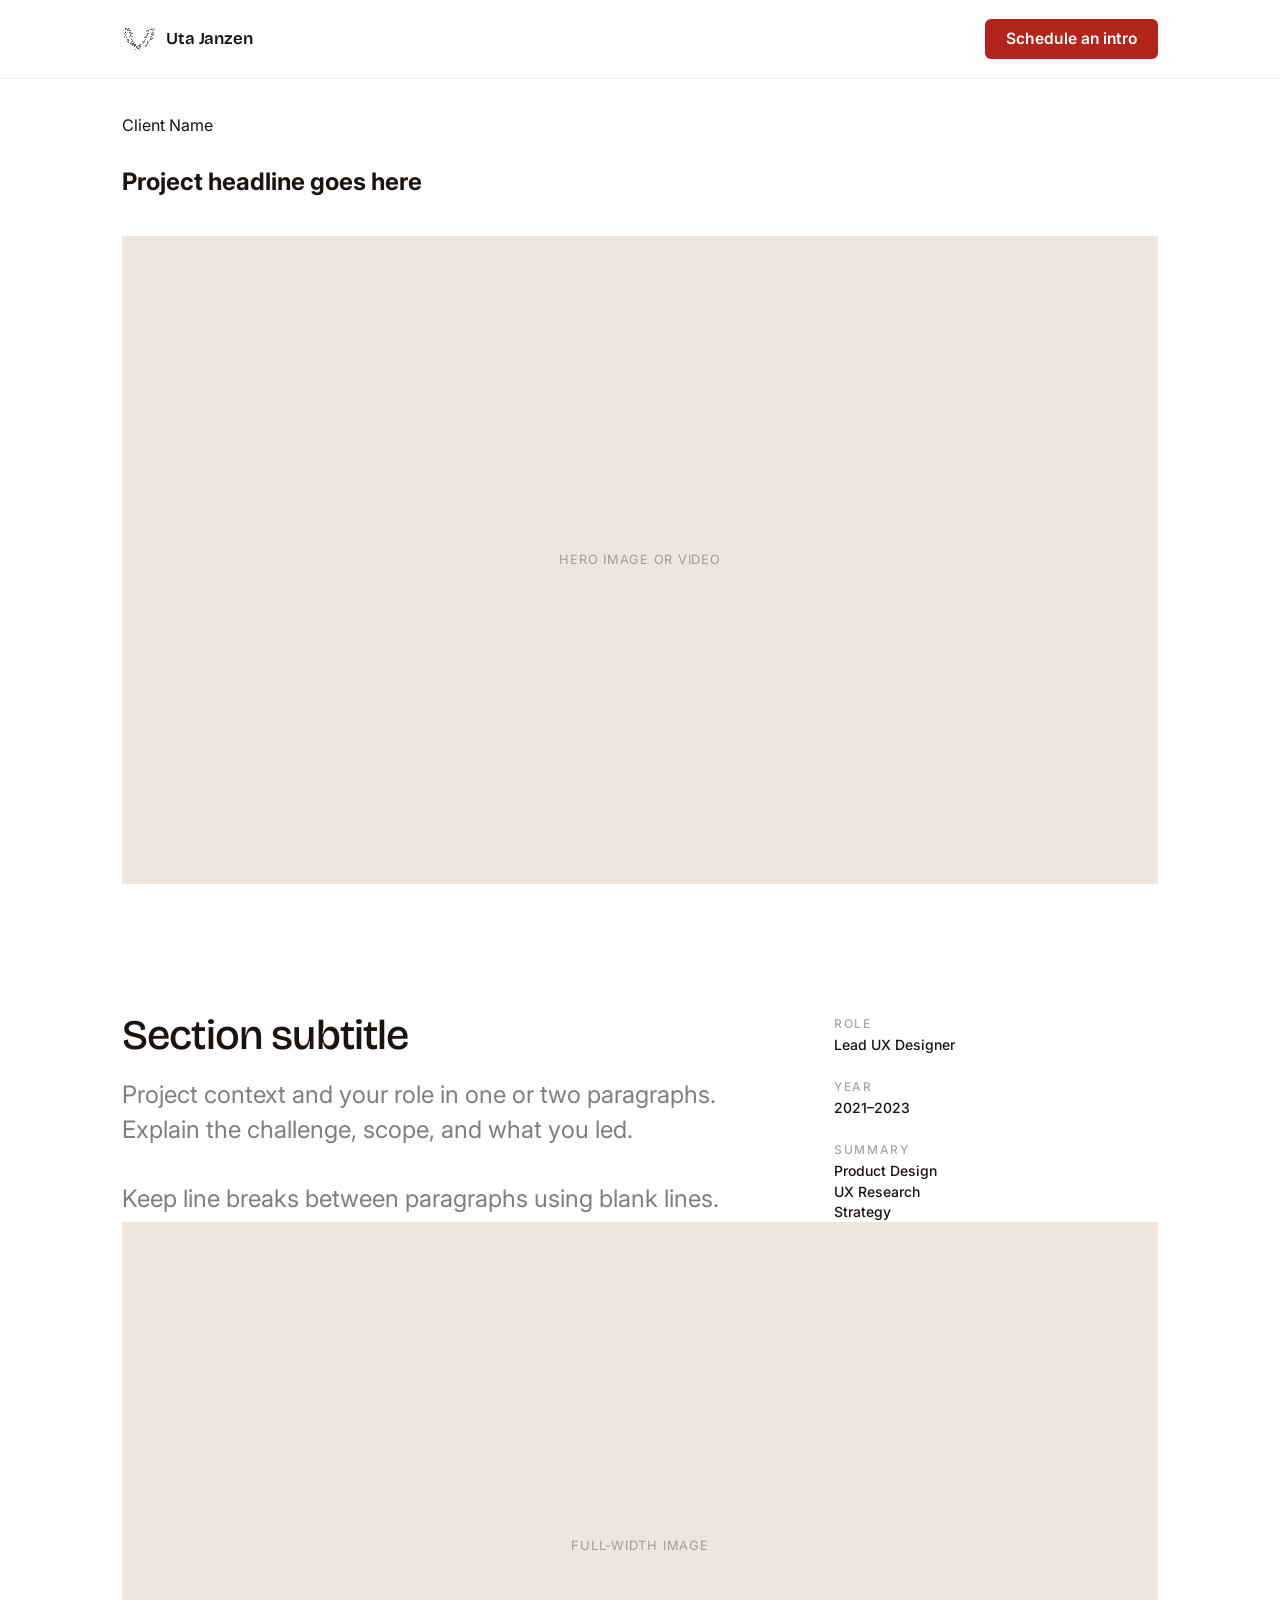
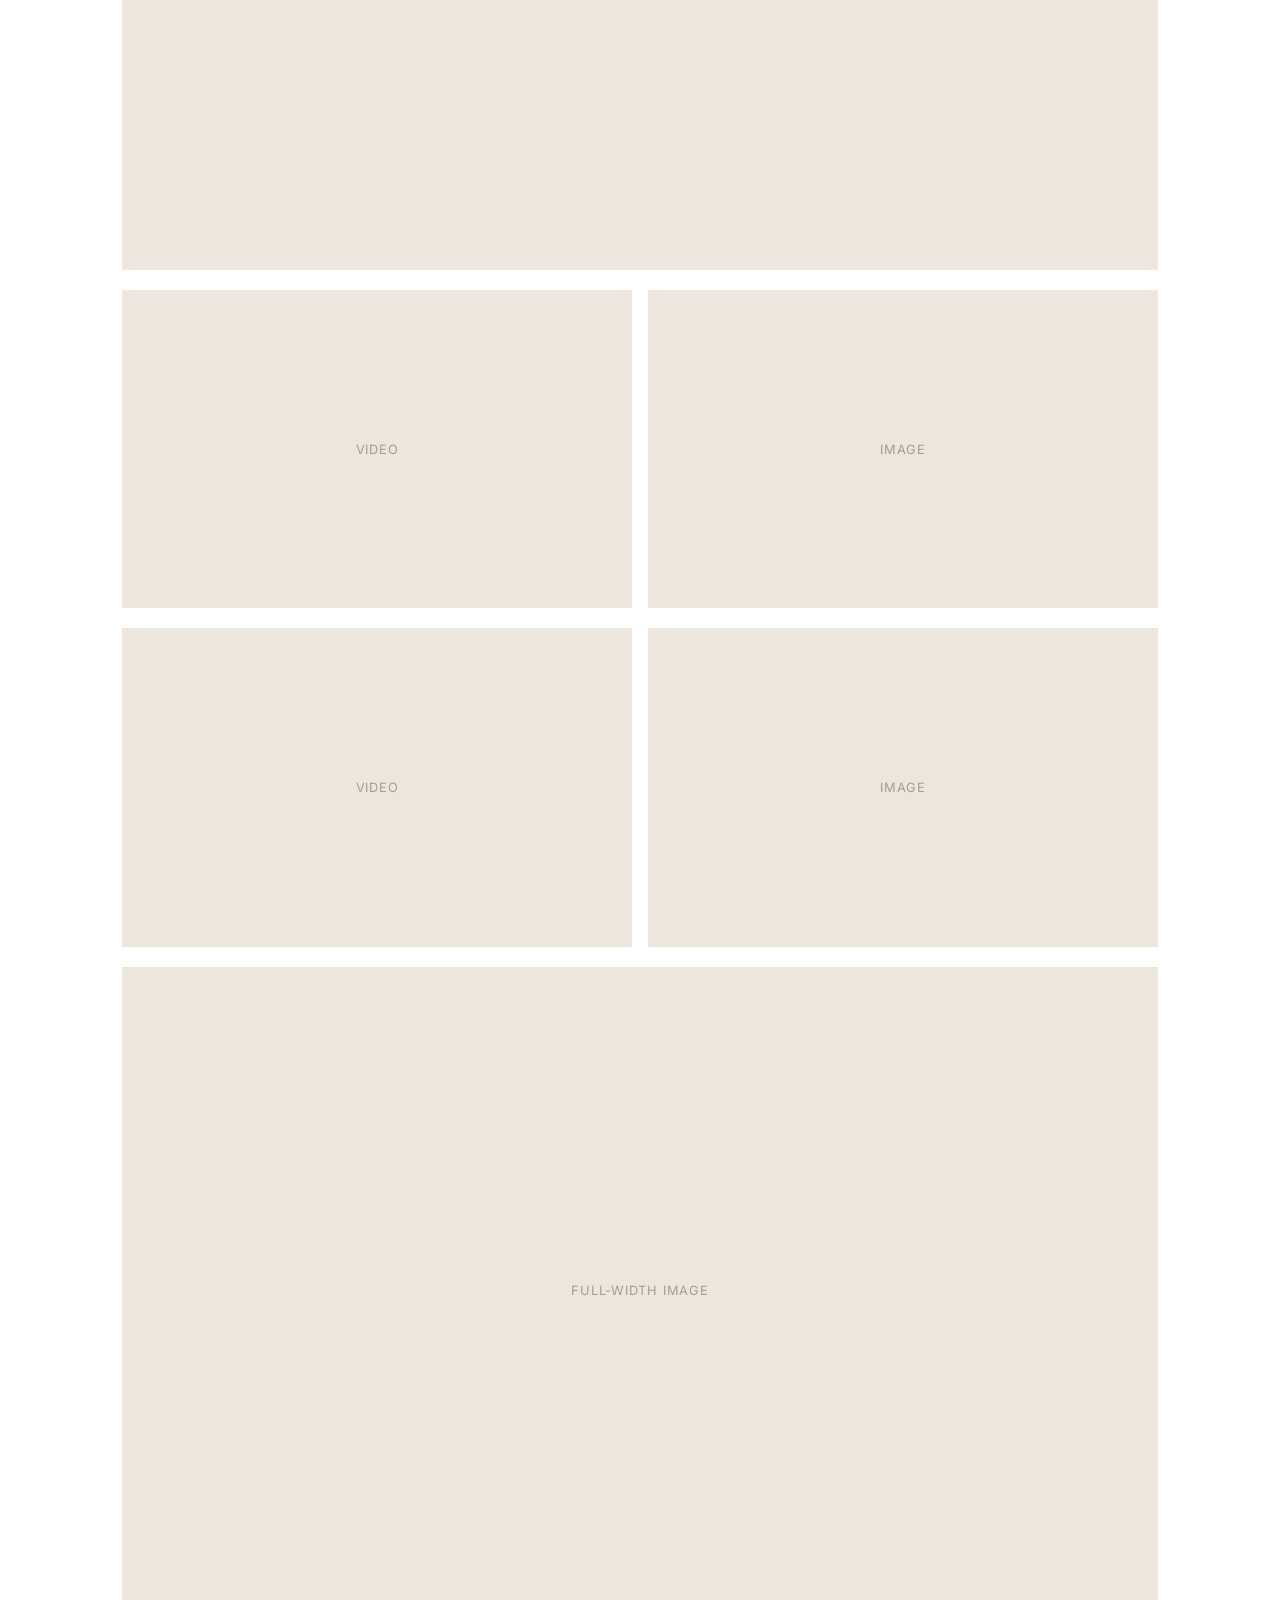
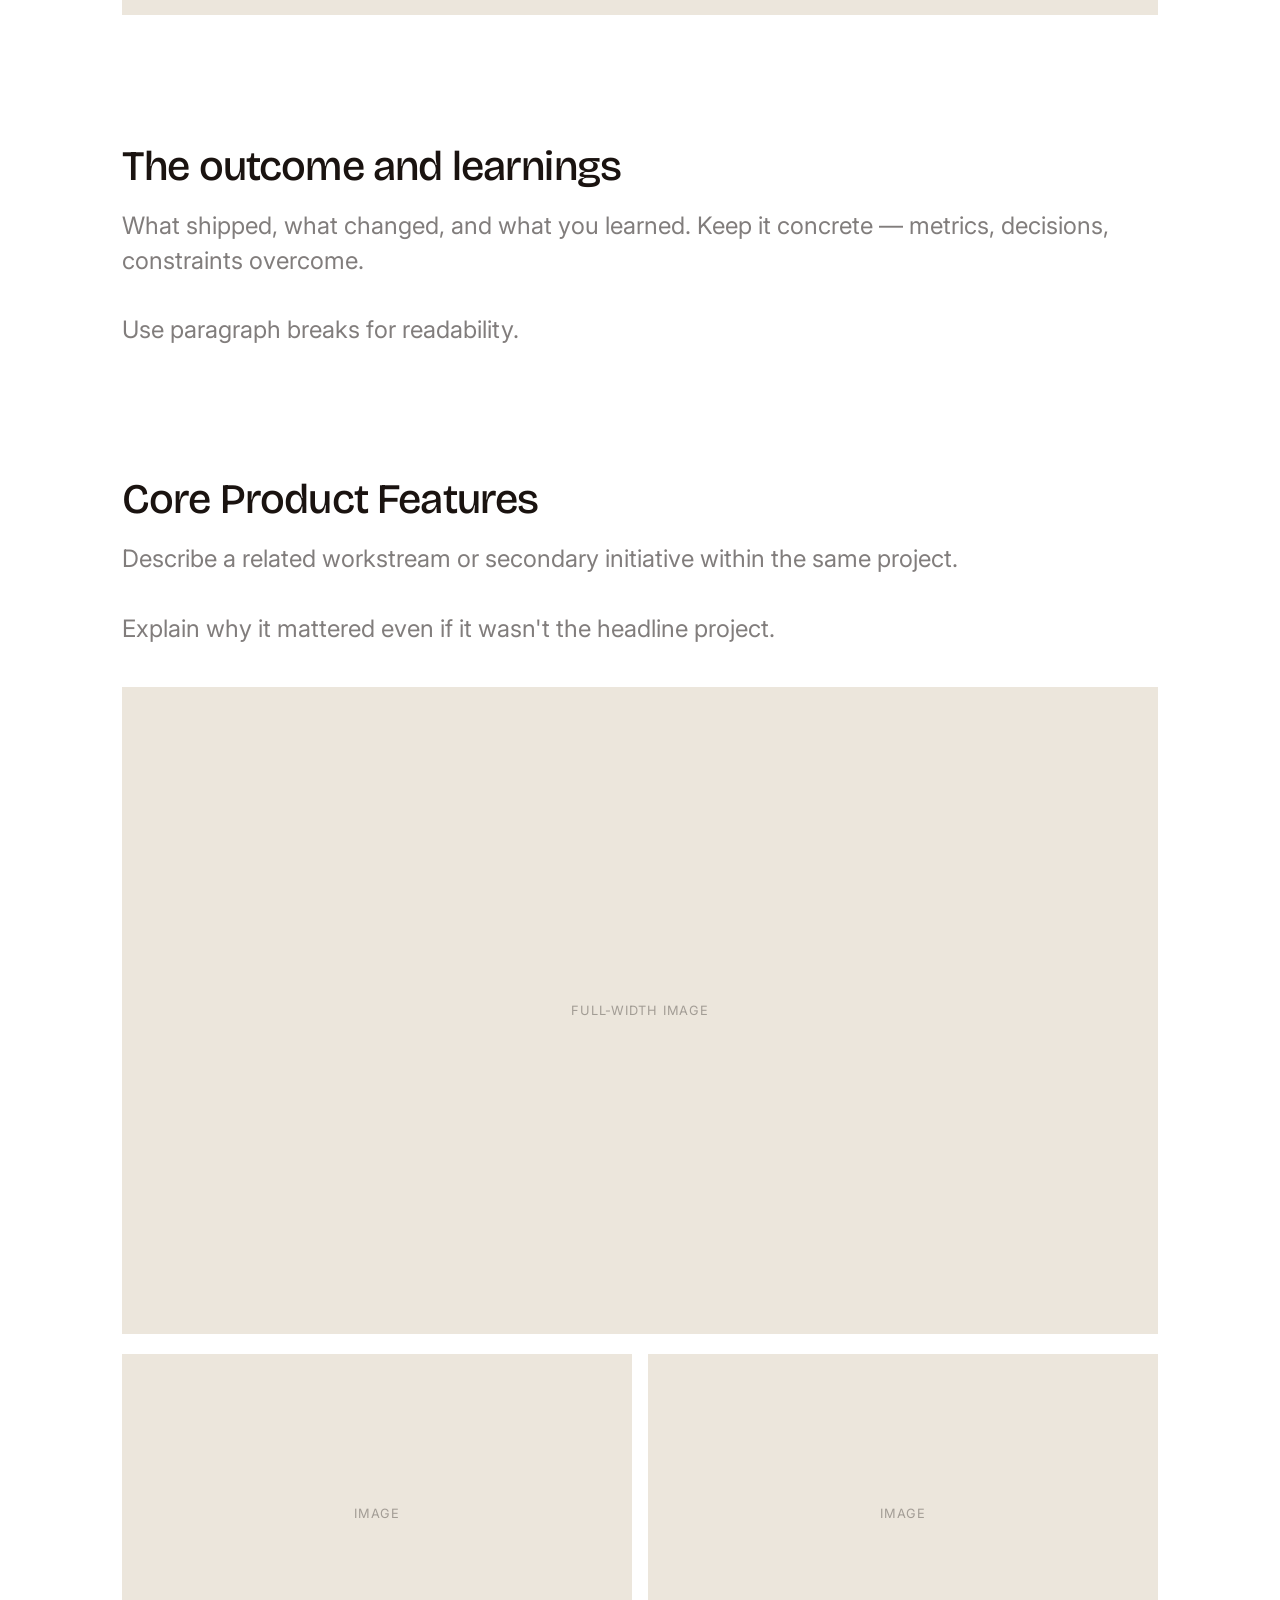
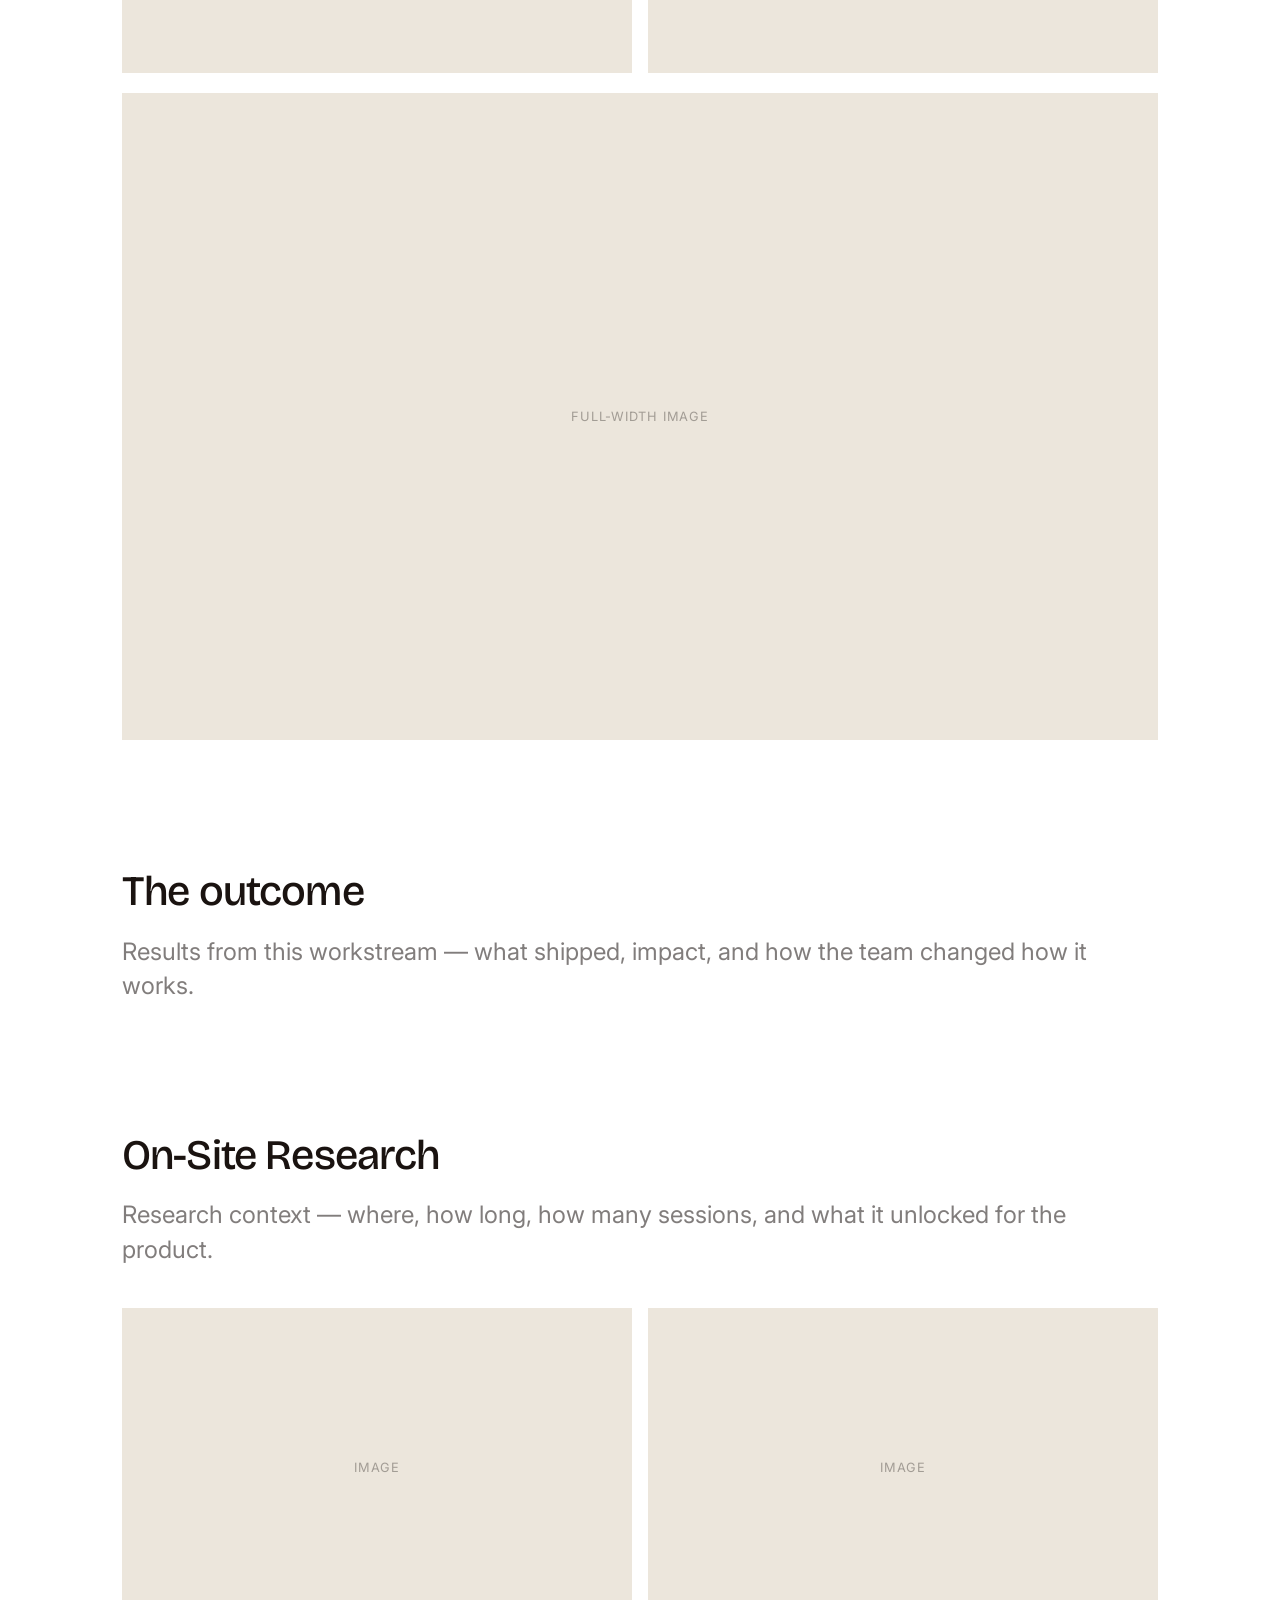
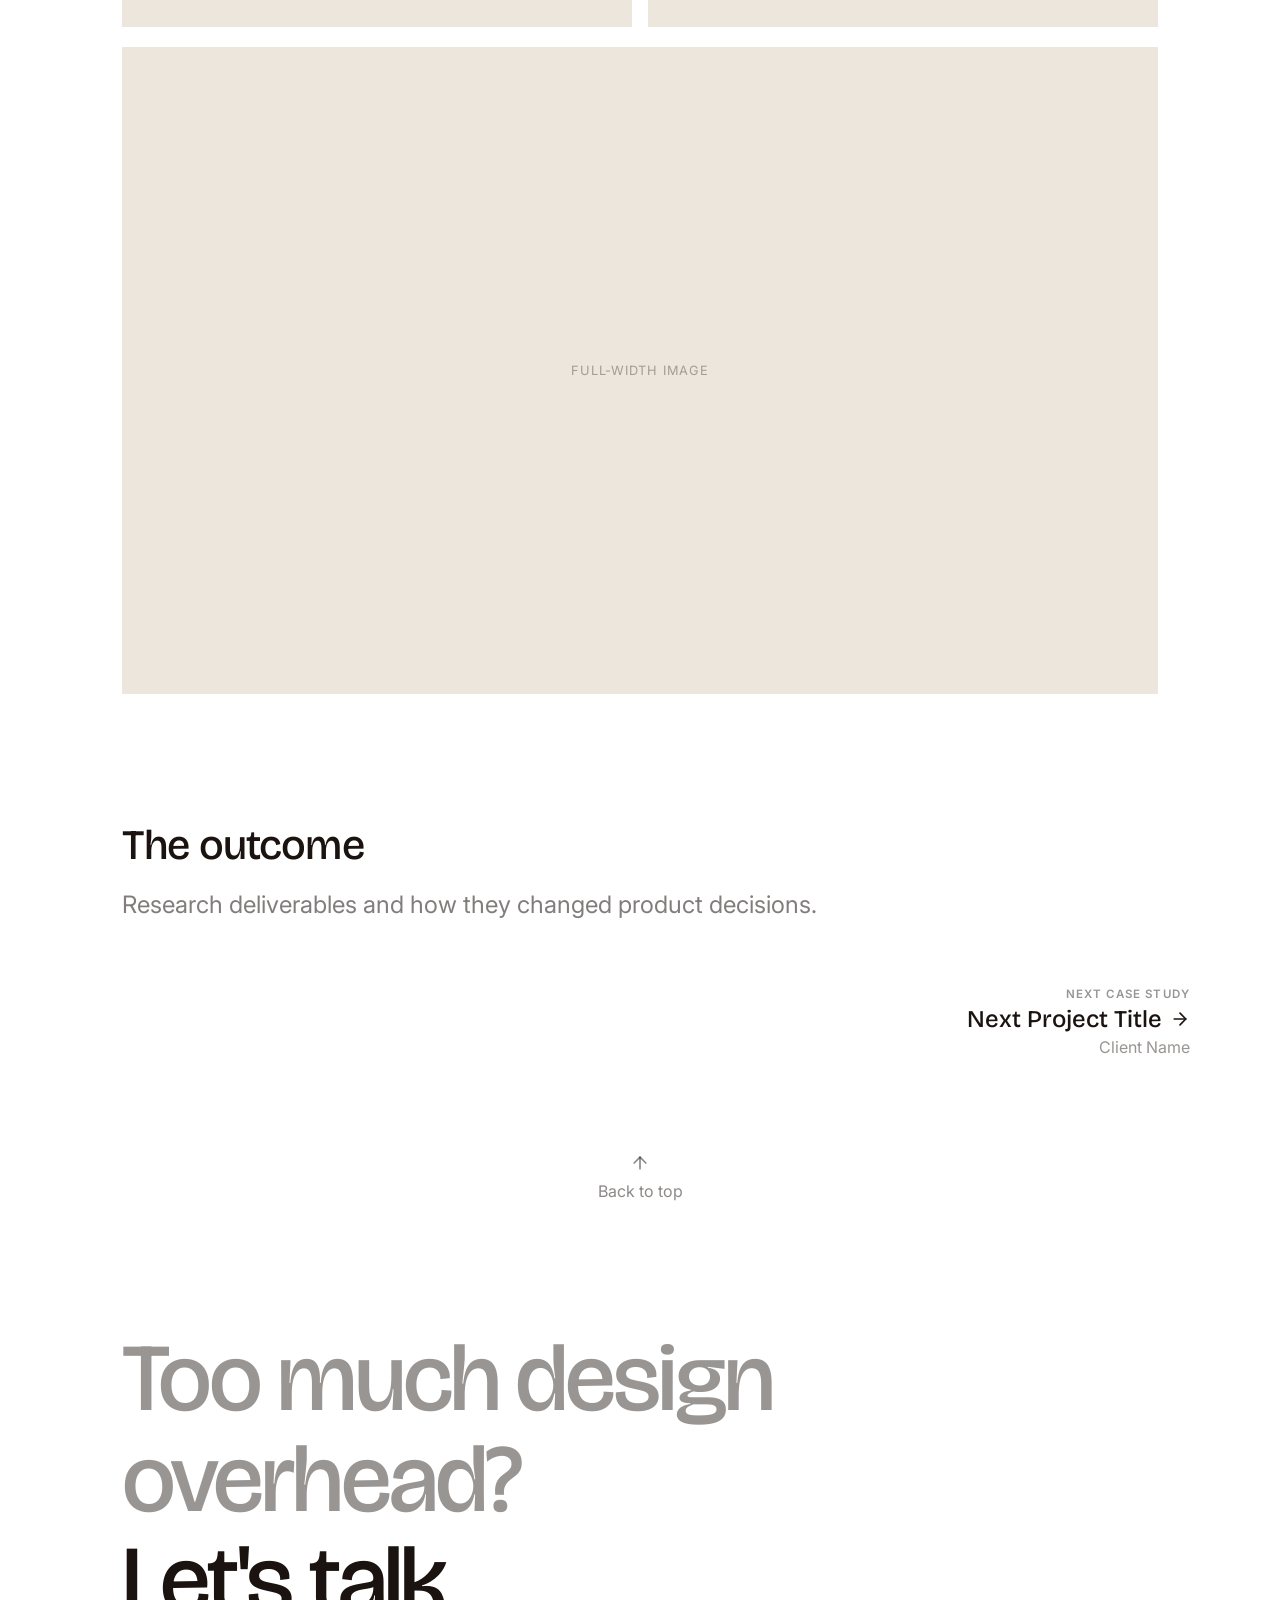
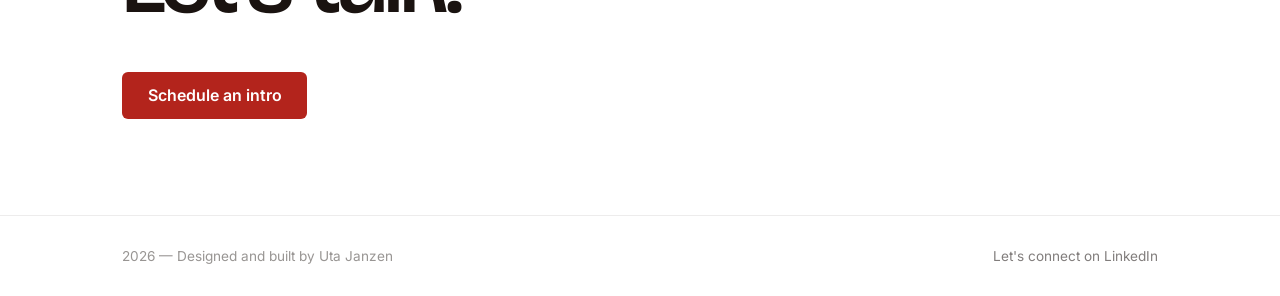
<file: projects/example.html>
<!DOCTYPE html>
<html lang="en">
<head>
<meta charset="UTF-8">
<meta name="color-scheme" content="light dark">
<meta name="supported-color-schemes" content="light">
<meta name="theme-color" content="#FFFFFF">
<meta name="viewport" content="width=device-width, initial-scale=1.0">
<script>if(/SamsungBrowser/i.test(navigator.userAgent))document.documentElement.classList.add('is-samsung-internet');</script>
<style>:root{color-scheme:light dark}html,body{background-color:#fff!important;color:#1A1310!important}</style>
<title>Project Name — Uta Janzen</title>
<link rel="preconnect" href="https://fonts.googleapis.com">
<link rel="preconnect" href="https://fonts.gstatic.com" crossorigin>
<link href="https://fonts.googleapis.com/css2?family=Bricolage+Grotesque:opsz,wght@12..96,400..800&family=Inter:wght@400;500&display=swap" rel="stylesheet">
<link rel="stylesheet" href="../assets/css/styles.css?v=26">
<link rel="stylesheet" href="../assets/css/case-study.css">
</head>
<body>

<nav class="case-nav">
  <div class="case-container case-nav-inner">
    <a href="/" class="brand"><svg class="brand-logo" viewBox="0 0 276 206" fill="none" xmlns="http://www.w3.org/2000/svg" aria-hidden="true">
<g filter="url(#filter0_g_2_8)">
<path d="M157.328 150.831C157.328 150.831 113.328 167.5 68.3278 139.5C23.3277 111.5 27.0765 27 27.0765 27C43.0765 27 47.0765 27 64.5765 27C72.3278 139 88.216 134.747 125.328 178.5C125.328 178.5 163.325 181.635 206.076 139.5C219.219 126.546 228.322 110.925 234.626 95.5C248.828 60.7509 248.828 27 248.828 27H209.828C209.828 27 207.336 95.3306 157.328 150.831ZM125.328 178.5C137.974 169.969 148.526 160.599 157.328 150.831" stroke="black" stroke-width="6"/>
</g>
<defs>
<filter id="filter0_g_2_8" x="0" y="0" width="275.828" height="205.553" filterUnits="userSpaceOnUse" color-interpolation-filters="sRGB">
<feFlood flood-opacity="0" result="BackgroundImageFix"/>
<feBlend mode="normal" in="SourceGraphic" in2="BackgroundImageFix" result="shape"/>
<feTurbulence type="fractalNoise" baseFrequency="0.2222222238779068 0.2222222238779068" numOctaves="3" seed="4551" />
<feDisplacementMap in="shape" scale="48" xChannelSelector="R" yChannelSelector="G" result="displacedImage" width="100%" height="100%" />
<feMerge result="effect1_texture_2_8">
<feMergeNode in="displacedImage"/>
</feMerge>
</filter>
</defs>
</svg><span class="name">Uta Janzen</span></a>

    <a class="btn-primary nav-cta booking-link" href="mailto:Uta.jnz@gmail.com?subject=Schedule%20an%20intro">Schedule an intro</a>
  </div>
</nav>

<main class="case-study">

  <!-- 1. Client logo + page title -->
  <section class="case-title-block">
    <div class="case-container">
      <div class="case-client-logo-wrap">
        <!-- Replace with client logo: <img class="case-client-logo" src="..." alt="Client"> -->
        <div class="case-client-name">Client Name</div>
      </div>
      <h1 class="case-page-title">Project headline goes here</h1>
    </div>
  </section>

  <!-- 2. Hero image or video -->
  <section class="case-media-block">
    <div class="case-container">
      <div class="case-media-placeholder">Hero image or video</div>
      <!--
      <img src="../assets/images/projects/client-hero.jpg" alt="Project hero">
      <video autoplay muted loop playsinline>
        <source src="../assets/videos/client-hero.webm" type="video/webm">
      </video>
      -->
    </div>
  </section>

  <!-- 3. Intro: subtitle + lead text | Role / Year / Summary -->
  <section class="case-intro-block">
    <div class="case-container">
      <div class="case-intro-grid">
        <div>
          <h2 class="case-section-title">Section subtitle</h2>
          <p class="case-lead">Project context and your role in one or two paragraphs. Explain the challenge, scope, and what you led.

Keep line breaks between paragraphs using blank lines.</p>
        </div>
        <aside class="case-meta-col">
          <div class="case-meta-item">
            <span class="case-meta-label">Role</span>
            <span class="case-meta-value">Lead UX Designer</span>
          </div>
          <div class="case-meta-item">
            <span class="case-meta-label">Year</span>
            <span class="case-meta-value">2021–2023</span>
          </div>
          <div class="case-meta-item">
            <span class="case-meta-label">Summary</span>
            <div class="case-meta-values">
              <span class="case-meta-value">Product Design</span>
              <span class="case-meta-value">UX Research</span>
              <span class="case-meta-value">Strategy</span>
            </div>
          </div>
        </aside>
      </div>
    </div>
  </section>

  <!-- 4. Full-width media -->
  <section class="case-media-block">
    <div class="case-container">
      <div class="case-media-placeholder">Full-width image</div>
    </div>
  </section>

  <!-- 5. Two-column media (video + image) -->
  <section class="case-media-block">
    <div class="case-container">
      <div class="case-media-grid case-media-grid--2">
        <div class="case-media-placeholder">Video</div>
        <div class="case-media-placeholder">Image</div>
      </div>
    </div>
  </section>

  <!-- 6. Two-column media (video + image) -->
  <section class="case-media-block">
    <div class="case-container">
      <div class="case-media-grid case-media-grid--2">
        <div class="case-media-placeholder">Video</div>
        <div class="case-media-placeholder">Image</div>
      </div>
    </div>
  </section>

  <!-- 7. Full-width media -->
  <section class="case-media-block">
    <div class="case-container">
      <div class="case-media-placeholder">Full-width image</div>
    </div>
  </section>

  <!-- 8. Outcome section -->
  <section class="case-text-block">
    <div class="case-container">
      <h2 class="case-section-title">The outcome and learnings</h2>
      <p class="case-lead">What shipped, what changed, and what you learned. Keep it concrete — metrics, decisions, constraints overcome.

Use paragraph breaks for readability.</p>
    </div>
  </section>

  <!-- 9. Feature section (more top spacing) -->
  <section class="case-text-block case-text-block--feature">
    <div class="case-container">
      <h2 class="case-section-title">Core Product Features</h2>
      <p class="case-lead">Describe a related workstream or secondary initiative within the same project.

Explain why it mattered even if it wasn't the headline project.</p>
    </div>
  </section>

  <!-- 10. Full-width media -->
  <section class="case-media-block">
    <div class="case-container">
      <div class="case-media-placeholder">Full-width image</div>
    </div>
  </section>

  <!-- 11. Two-column media -->
  <section class="case-media-block">
    <div class="case-container">
      <div class="case-media-grid case-media-grid--2">
        <div class="case-media-placeholder">Image</div>
        <div class="case-media-placeholder">Image</div>
      </div>
    </div>
  </section>

  <!-- 12. Full-width media -->
  <section class="case-media-block">
    <div class="case-container">
      <div class="case-media-placeholder">Full-width image</div>
    </div>
  </section>

  <!-- 13. Outcome section -->
  <section class="case-text-block">
    <div class="case-container">
      <h2 class="case-section-title">The outcome</h2>
      <p class="case-lead">Results from this workstream — what shipped, impact, and how the team changed how it works.</p>
    </div>
  </section>

  <!-- 14. Feature section -->
  <section class="case-text-block case-text-block--feature">
    <div class="case-container">
      <h2 class="case-section-title">On-Site Research</h2>
      <p class="case-lead">Research context — where, how long, how many sessions, and what it unlocked for the product.</p>
    </div>
  </section>

  <!-- 15. Two-column media -->
  <section class="case-media-block">
    <div class="case-container">
      <div class="case-media-grid case-media-grid--2">
        <div class="case-media-placeholder">Image</div>
        <div class="case-media-placeholder">Image</div>
      </div>
    </div>
  </section>

  <!-- 16. Full-width media -->
  <section class="case-media-block">
    <div class="case-container">
      <div class="case-media-placeholder">Full-width image</div>
    </div>
  </section>

  <!-- 17. Outcome section -->
  <section class="case-text-block">
    <div class="case-container">
      <h2 class="case-section-title">The outcome</h2>
      <p class="case-lead">Research deliverables and how they changed product decisions.</p>
    </div>
  </section>

  <!-- 18. Next case study -->
  <div class="case-container case-next-wrap">
    <a class="case-next" href="example.html">
      <span class="case-next-label">Next case study</span>
      <span class="case-next-title">
        Next Project Title
        <svg class="case-next-arrow" xmlns="http://www.w3.org/2000/svg" viewBox="0 0 24 24" fill="none" stroke="currentColor" stroke-width="2" stroke-linecap="round" stroke-linejoin="round" aria-hidden="true"><path d="M5 12h14"/><path d="m12 5 7 7-7 7"/></svg>
      </span>
      <span class="case-next-client">Client Name</span>
    </a>
  </div>

  <!-- 19. Back to top -->
  <div class="case-top-wrap">
    <button class="case-top" id="caseTopBtn" type="button">
      <svg xmlns="http://www.w3.org/2000/svg" viewBox="0 0 24 24" fill="none" stroke="currentColor" stroke-width="2" stroke-linecap="round" stroke-linejoin="round" aria-hidden="true"><path d="m5 12 7-7 7 7"/><path d="M12 19V5"/></svg>
      Back to top
    </button>
  </div>

  <!-- 20. Footer CTA -->
  <section class="case-footer-cta">
    <div class="case-container">
      <h2 class="case-footer-cta-title">
        <span class="case-footer-cta-muted">Too much design overhead?</span><br>
        Let's talk.
      </h2>
      <div class="case-footer-cta-actions">
        <a class="btn-primary booking-link" href="mailto:Uta.jnz@gmail.com?subject=Schedule%20an%20intro">Schedule an intro</a>
      </div>
    </div>
  </section>

</main>

<footer class="case-footer">
  <div class="case-container case-footer-inner">
    <p class="case-footer-copy">2026 — Designed and built by Uta Janzen</p>
    <div class="case-footer-links">
      <a href="https://www.linkedin.com/in/utajanzen/" target="_blank" rel="noopener">Let's connect on LinkedIn</a>
    </div>
  </div>
</footer>

<script src="../assets/js/samsung-light-fix.js?v=1"></script>
<script src="../assets/js/site-config.js"></script>
<script src="../assets/js/booking-links.js"></script>
<script src="../assets/js/case-study.js"></script>
</body>
</html>
</file>
<file: assets/css/styles.css>
:root {
    color-scheme: light dark;
    --bg: #fff;
    --ink: #1A1310;
    --red: #B3241C;
    --red-deep: #6E1512;
    --red-soft: #E7B7AC;
    --content-max: 1100px;
    --content-pad: 2rem;
  }
  * { box-sizing: border-box; margin: 0; padding: 0; }
  html {
    scroll-behavior: smooth;
    background-color: #fff;
  }
  body {
    background-color: #fff;
    color: var(--ink);
    font-family: 'Inter', sans-serif;
    overflow-x: hidden;
  }

  /* Explicit light palette when OS/browser prefers dark (Samsung Internet reads this) */
  @media (prefers-color-scheme: dark) {
    :root {
      color-scheme: light dark;
      --bg: #fff;
      --ink: #1A1310;
    }

    html,
    body,
    nav,
    .next-section,
    .offers,
    .work-section,
    .about-section,
    .connect-section,
    .footer-cta {
      background-color: #fff !important;
      color: #1A1310 !important;
    }

    nav {
      border-bottom-color: rgba(26, 19, 16, 0.08) !important;
    }

    .hero-headline,
    .offer-text h3,
    .work-project-title,
    .about-text p strong,
    .role-row .role-title,
    .skills-col h4,
    .connect-links a,
    .connect-cta-title,
    .footer-cta-title {
      color: inherit;
    }
  }

  .site-container {
    width: 100%;
    max-width: var(--content-max);
    margin: 0 auto;
    padding-left: var(--content-pad);
    padding-right: var(--content-pad);
  }

  nav {
    position: fixed;
    top: 0;
    left: 0;
    right: 0;
    z-index: 10;
    color: var(--ink);
    background: rgba(255, 255, 255, 0.88);
    backdrop-filter: blur(14px);
    -webkit-backdrop-filter: blur(14px);
    border-bottom: 1px solid rgba(26, 19, 16, 0.08);
    padding: 1.1rem 0;
  }
  .nav-inner {
    display: flex;
    justify-content: space-between;
    align-items: center;
  }
  nav .brand {
    display: flex;
    align-items: center;
    gap: 0.6rem;
    text-decoration: none;
    color: inherit;
  }
  nav .brand-logo {
    height: 1.85em;
    width: auto;
    display: block;
    image-rendering: -webkit-optimize-contrast;
    image-rendering: auto;
  }
  nav .name {
    font-family: 'Bricolage Grotesque', sans-serif;
    font-weight: 600;
    font-size: 1rem;
    letter-spacing: -0.01em;
  }

  .btn-primary {
    display: inline-flex;
    align-items: center;
    justify-content: center;
    background: var(--red);
    color: #fff;
    font-weight: 600;
    font-size: 1rem;
    padding: 0.85rem 1.6rem;
    border-radius: 6px;
    text-decoration: none;
    transition: background 0.2s ease;
    white-space: nowrap;
  }
  .btn-primary:hover {
    background: var(--red-deep);
  }
  .nav-cta {
    font-size: 0.95rem;
    padding: 0.8rem 1.5rem;
  }

  @media (max-width: 520px) {
    .nav-cta {
      font-size: 0.85rem;
      padding: 0.7rem 1.1rem;
    }
  }

  .hero {
    min-height: 100svh;
    display: flex;
    flex-direction: column;
    align-items: center;
    justify-content: center;
    text-align: center;
    padding: 8rem 1.5rem 2rem;
    position: relative;
  }

  .hero-headline {
    font-family: 'Bricolage Grotesque', sans-serif;
    font-weight: 700;
    font-size: clamp(2rem, 8.5vw, 6.8rem);
    line-height: 0.94;
    letter-spacing: -0.02em;
    color: var(--red);
    white-space: nowrap;
    width: 100%;
    text-align: center;
    margin: 0 auto;
  }

  .drip-wrap {
    position: relative;
    height: 20px;
    width: 20px;
    margin-top: 1.5rem;
    overflow: visible;
  }
  .drip-dot {
    position: absolute;
    top: 0;
    left: 50%;
    width: 9px;
    height: 9px;
    background: var(--red);
    border-radius: 50% 50% 50% 50% / 60% 60% 40% 40%;
    transform: translateX(-50%);
  }

  .illustration-row {
    display: flex;
    justify-content: center;
    align-items: flex-end;
    gap: 30px;
    margin-top: -1.5rem;
    width: 100%;
    max-width: var(--content-max);
  }

  .illu {
    width: 380px;
    max-width: 42vw;
    height: auto;
    will-change: transform, opacity;
    transition: transform 0.05s linear;
  }

  .next-section {
    background: var(--bg);
  }

  .offers {
    padding-top: 7rem;
    padding-bottom: 8rem;
  }

  .offers-eyebrow,
  .work-section-eyebrow,
  .about-eyebrow,
  .connect-eyebrow {
    display: block;
    font-size: 0.78rem;
    letter-spacing: 0.14em;
    text-transform: uppercase;
    color: var(--red-deep);
    font-weight: 600;
    margin-bottom: 3rem;
  }

  .offer-row {
    display: grid;
    grid-template-columns: 64px 1fr;
    gap: 1.75rem;
    align-items: start;
    padding: 2.6rem 0;
    border-top: 1px solid rgba(26, 19, 16, 0.14);
  }
  .offer-row:last-child {
    border-bottom: 1px solid rgba(26, 19, 16, 0.14);
  }

  .offer-mark {
    width: 42px;
    height: 42px;
    margin-top: 0.3rem;
    background: var(--red);
    border-radius: 50% 50% 50% 50% / 60% 60% 40% 40%;
    transform: rotate(-8deg);
    flex-shrink: 0;
  }
  .offer-row:nth-child(3) .offer-mark { transform: rotate(4deg); }
  .offer-row:nth-child(4) .offer-mark { transform: rotate(-16deg); }

  .offer-text h3 {
    font-family: 'Bricolage Grotesque', sans-serif;
    font-weight: 700;
    font-size: clamp(1.5rem, 3.2vw, 2.5rem);
    letter-spacing: -0.01em;
    line-height: 1.12;
    margin-bottom: 0.7rem;
  }
  .offer-text p {
    font-size: 1rem;
    line-height: 1.5;
    color: rgba(26, 19, 16, 0.62);
    max-width: 68ch;
  }

  @media (max-width: 620px) {
    .offer-row {
      grid-template-columns: 1fr;
      gap: 1rem;
    }
  }

  .work-section {
    background: #fff;
    padding: 4rem 0 6rem;
  }

  .work-inner {
    display: flex;
    flex-direction: column;
  }

  .work-projects {
    display: flex;
    flex-direction: column;
    gap: 6rem;
  }

  .work-project-header {
    padding: 0 0 1rem;
  }

  .work-project:first-child .work-project-header {
    padding-top: 0;
  }

  .work-project-header-grid {
    display: flex;
    flex-direction: column;
  }

  .work-project.has-testimonial:not(.work-project--thesis) {
    display: flex;
    flex-direction: column;
  }

  .work-project.has-testimonial .work-project-intro {
    display: contents;
  }

  .work-project.has-testimonial:not(.work-project--thesis) .work-project-header {
    order: 1;
    padding-bottom: 0.75rem;
  }

  .work-project.has-testimonial:not(.work-project--thesis) .work-project-media {
    order: 2;
  }

  .work-project.has-testimonial:not(.work-project--thesis) .work-project-testimonial {
    order: 3;
    margin-top: 1.5rem;
    padding-top: 1.5rem;
    border-top: 1px solid rgba(26, 19, 16, 0.12);
  }

  .work-project--thesis.has-testimonial .work-project-testimonial {
    margin-top: 0;
    padding-top: 0;
    border-top: none;
  }

  /* Thesis — headline + quotes, then image */
  .work-project--thesis.has-testimonial {
    display: grid;
    grid-template-columns: 1fr;
    grid-template-areas:
      "main"
      "testimonial"
      "media";
    row-gap: 1.25rem;
  }

  .work-project--thesis .work-project-intro,
  .work-project--thesis .work-project-header,
  .work-project--thesis .work-project-header-grid {
    display: contents;
  }

  .work-project--thesis .work-project-main {
    grid-area: main;
  }

  .work-project--thesis .work-project-testimonial {
    grid-area: testimonial;
  }

  .work-project--thesis .work-project-media {
    grid-area: media;
    margin-top: 0;
  }

  .work-project-logo {
    display: block;
    width: min(100%, 20rem);
    height: auto;
    margin-bottom: 1.25rem;
    filter: brightness(0);
  }

  .work-project-title {
    font-family: 'Bricolage Grotesque', sans-serif;
    font-size: 2rem;
    font-weight: 500;
    letter-spacing: -0.04em;
    line-height: 1.15;
    color: var(--ink);
    margin-bottom: 1rem;
  }

  .work-project-title-muted {
    display: block;
    font-weight: 500;
    color: rgba(26, 19, 16, 0.45);
    margin-bottom: 0.15em;
  }

  .work-project-title a {
    color: inherit;
    text-decoration: none;
    transition: color 0.2s ease;
  }

  .work-project-title a:hover {
    color: var(--red);
  }

  .work-project-title a:hover .work-project-title-muted {
    color: rgba(179, 36, 28, 0.55);
  }

  .work-project-meta {
    font-family: 'Inter', sans-serif;
    font-size: 1rem;
    font-weight: 400;
    line-height: 1.5;
    color: rgba(26, 19, 16, 0.45);
    max-width: 36rem;
    margin-bottom: 1.25rem;
  }

  .work-project-status {
    display: block;
    margin-top: 0.75rem;
    margin-bottom: 1.25rem;
    font-size: 1rem;
    font-weight: 300;
    color: rgba(26, 19, 16, 0.45);
  }

  .work-project-status:not(:has(a)) {
    display: inline-block;
    margin-top: 0.35rem;
    margin-bottom: 0.75rem;
    padding: 0.35rem 0.65rem;
    border-radius: 6px;
    background: var(--ink);
    color: #fff;
    font-family: 'Inter', sans-serif;
    font-size: 0.8125rem;
    font-weight: 600;
    letter-spacing: 0.06em;
    line-height: 1;
    text-transform: uppercase;
  }

  .work-project--soon:not(.work-project--thesis) .work-project-meta {
    margin-bottom: 0.5rem;
  }

  .work-project--soon:not(.work-project--thesis) .work-project-title {
    margin-bottom: 0.65rem;
  }

  .work-project-status-sep {
    margin: 0 0.35em;
  }

  .work-project-status a {
    color: rgba(26, 19, 16, 0.55);
    text-decoration: underline;
    text-decoration-color: rgba(26, 19, 16, 0.25);
    text-underline-offset: 0.15em;
    transition: color 0.2s ease, text-decoration-color 0.2s ease;
  }

  .work-project-status a:hover {
    color: var(--red);
    text-decoration-color: var(--red);
  }

  .work-project-quote {
    font-size: 1rem;
    font-weight: 300;
    font-style: italic;
    line-height: 1.7;
    color: rgba(26, 19, 16, 0.45);
    margin: 0;
  }

  .work-project-quote-author {
    display: block;
    margin-top: 1rem;
    font-size: 1rem;
    font-weight: 500;
    font-style: normal;
    color: var(--ink);
  }

  @media (min-width: 1024px) {
    .work-project-quote-author {
      margin-top: 1.25rem;
    }
  }

  .work-project-quote-role {
    display: block;
    margin-top: 0.15rem;
    font-size: 1rem;
    font-weight: 300;
    font-style: normal;
    color: rgba(26, 19, 16, 0.45);
  }

  .work-project-testimonial {
    display: flex;
    flex-direction: column;
    gap: 0;
  }

  .work-project-testimonial-item:not(:last-child) {
    margin-bottom: 2.5rem;
    padding-bottom: 2.5rem;
    border-bottom: 1px solid rgba(26, 19, 16, 0.12);
  }

  .work-project--thesis .work-project-testimonial-item:not(:last-child) {
    margin-bottom: 1.75rem;
    padding-bottom: 0;
    border-bottom: none;
  }

  @media (min-width: 1024px) {
    .work-project--thesis .work-project-testimonial-item:not(:last-child) {
      margin-bottom: 2rem;
    }
  }

  .work-project-media {
    aspect-ratio: 1024 / 595;
    overflow: hidden;
    border-radius: 12px;
    isolation: isolate;
    clip-path: inset(0 round 12px);
    margin-top: 1.5rem;
  }

  .work-project--thesis .work-project-media {
    margin-top: 0;
  }

  .work-project-media a {
    display: block;
    height: 100%;
    text-decoration: none;
    overflow: hidden;
    border-radius: 12px;
  }

  .work-project-media img {
    display: block;
    width: 100%;
    height: 100%;
    border-radius: 12px;
    object-fit: cover;
    object-position: top center;
    vertical-align: top;
  }

  .work-project-media--placeholder {
    display: block;
    width: 100%;
    height: 100%;
    min-height: 0;
    background-color: #f6f2ec;
    background-image: repeating-linear-gradient(
      135deg,
      rgba(26, 19, 16, 0.07) 0,
      rgba(26, 19, 16, 0.07) 10px,
      rgba(26, 19, 16, 0.035) 10px,
      rgba(26, 19, 16, 0.035) 20px
    );
    border: none;
    border-radius: 12px;
  }

  @media (min-width: 1024px) {
    .work-section {
      padding: 5rem 0 7rem;
    }

    .work-projects {
      gap: 7rem;
    }

    .work-project-header {
      padding-bottom: 1.25rem;
    }

    .work-project:first-child .work-project-header {
      padding-top: 0;
    }

    .work-project.has-testimonial:not(.work-project--thesis) {
      display: block;
    }

    .work-project--thesis.has-testimonial {
      display: grid;
      grid-template-columns: 1fr 1fr;
      grid-template-areas:
        "main testimonial"
        "media media";
      column-gap: 4rem;
      row-gap: 1rem;
    }

    .work-project--thesis .work-project-media {
      grid-column: 1 / -1;
    }

    .work-project--thesis .work-project-testimonial {
      display: flex;
      flex-direction: column;
      gap: 0;
    }

    .work-project.has-testimonial:not(.work-project--thesis) .work-project-intro {
      display: grid;
      grid-template-columns: 1fr 1fr;
      grid-template-areas:
        "logo ."
        "main testimonial";
      column-gap: 4rem;
      align-items: start;
      padding-bottom: 0;
    }

    .work-project:not(.work-project--thesis) .work-project-media {
      margin-top: 2rem;
    }

    .work-project.has-testimonial:not(.work-project--thesis) .work-project-header,
    .work-project.has-testimonial:not(.work-project--thesis) .work-project-header-grid {
      display: contents;
    }

    .work-project.has-testimonial:not(.work-project--thesis) .work-project-logo {
      grid-area: logo;
    }

    .work-project.has-testimonial:not(.work-project--thesis) .work-project-main {
      grid-area: main;
    }

    .work-project.has-testimonial:not(.work-project--thesis) .work-project-testimonial {
      grid-area: testimonial;
      order: unset;
      margin-top: 0;
      padding-top: 0;
      border-top: none;
    }

    .work-project-header-grid:not(:has(.work-project-testimonial)) {
      display: flex;
      flex-direction: column;
    }

    .work-project-logo {
      width: auto;
      height: 3rem;
      max-width: 22rem;
      margin-bottom: 1.5rem;
    }

    .work-project-title {
      font-size: 3rem;
      letter-spacing: -0.03em;
      line-height: 1.1;
      margin-bottom: 1.25rem;
    }

    .work-project-meta {
      margin-bottom: 1.5rem;
    }

    .work-project-status {
      margin-top: 1rem;
      margin-bottom: 1.5rem;
    }

    .work-project-status:not(:has(a)) {
      margin-top: 0.5rem;
      margin-bottom: 0.85rem;
      font-size: 0.75rem;
    }
  }

  .about-section {
    background: var(--bg);
    padding: 7rem 0 8rem;
  }
  .about-grid {
    display: grid;
    grid-template-columns: 1.1fr 0.9fr;
    gap: 5rem;
    align-items: center;
  }
  .about-text p {
    font-size: 1.15rem;
    line-height: 1.6;
    color: rgba(26, 19, 16, 0.55);
    margin-bottom: 1.6rem;
    max-width: 46ch;
  }
  .about-text p strong {
    color: var(--ink);
    font-weight: 600;
  }
  .about-text a {
    color: rgba(26, 19, 16, 0.55);
    text-decoration-color: rgba(26, 19, 16, 0.35);
    transition: color 0.2s ease, text-decoration-color 0.2s ease;
  }
  .about-text a:hover {
    color: var(--red);
    text-decoration-color: var(--red);
  }
  .about-divider {
    border: none;
    border-top: 1px solid rgba(26, 19, 16, 0.14);
    margin: 2rem 0 1.6rem;
    max-width: 46ch;
  }
  .about-roles {
    display: flex;
    flex-direction: column;
    gap: 0.6rem;
  }
  .role-row {
    display: flex;
    flex-wrap: wrap;
    align-items: baseline;
    gap: 0.6rem;
    font-size: 1.1rem;
  }
  .role-row .role-title {
    font-weight: 700;
    color: var(--ink);
  }
  .role-row .role-dash {
    color: rgba(26, 19, 16, 0.35);
  }
  .role-row .role-company {
    color: rgba(26, 19, 16, 0.5);
  }

  .about-portrait {
    aspect-ratio: 3 / 4;
    overflow: hidden;
  }
  .about-portrait .portrait-img {
    width: 100%;
    height: 100%;
    display: block;
    object-fit: cover;
    object-position: center 18%;
  }

  @media (max-width: 860px) {
    .about-grid {
      grid-template-columns: 1fr;
      gap: 2.5rem;
    }
    .about-portrait { order: -1; max-width: 320px; margin: 0 auto; }
  }

  .connect-section {
    padding: 3rem 0 8rem;
    background: #fff;
  }

  .connect-layout {
    display: grid;
    grid-template-columns: 1fr 1.1fr;
    grid-template-areas:
      "skills-head connect-head"
      "skills-body intro"
      "skills-body links"
      "skills-body cta";
    column-gap: 4rem;
    align-items: start;
  }

  .connect-eyebrow--skills { grid-area: skills-head; }
  .connect-eyebrow--connect { grid-area: connect-head; }

  .connect-layout .skills-columns {
    grid-area: skills-body;
  }

  .connect-intro {
    grid-area: intro;
    font-size: 1.05rem;
    line-height: 1.6;
    color: rgba(26, 19, 16, 0.6);
    margin: 0 0 1.6rem;
    padding-top: 0.1rem;
  }

  .connect-layout .connect-links {
    grid-area: links;
    margin-bottom: 2rem;
  }

  .connect-layout .connect-cta {
    grid-area: cta;
    padding-top: 0.25rem;
  }

  .skills-columns {
    display: flex;
    gap: 3rem;
  }
  .skills-col h4 {
    font-family: 'Bricolage Grotesque', sans-serif;
    font-weight: 700;
    font-size: 1.05rem;
    margin-bottom: 0.9rem;
  }
  .skills-col ul {
    list-style: none;
  }
  .skills-col li {
    color: rgba(26, 19, 16, 0.6);
    font-size: 0.98rem;
    line-height: 1.9;
  }
  .connect-links {
    display: flex;
    flex-direction: column;
    gap: 0.5rem;
  }
  .connect-links a {
    color: var(--ink);
    font-weight: 600;
    text-decoration: underline;
    text-underline-offset: 4px;
    text-decoration-color: rgba(26, 19, 16, 0.3);
    width: fit-content;
    transition: color 0.2s ease, text-decoration-color 0.2s ease;
  }
  .connect-links a:hover {
    color: var(--red);
    text-decoration-color: var(--red);
  }

  .connect-cta {
    padding-top: 0.25rem;
  }

  .connect-cta-title {
    font-family: 'Bricolage Grotesque', sans-serif;
    font-weight: 500;
    font-size: clamp(1.45rem, 3.2vw, 2.1rem);
    letter-spacing: -0.03em;
    line-height: 1.08;
    color: var(--ink);
  }

  .connect-cta-muted {
    color: rgba(26, 19, 16, 0.45);
  }

  .connect-cta-actions {
    margin-top: 1.25rem;
  }

  .footer-cta {
    padding: 6rem 0 8rem;
    background: #fff;
  }

  .footer-cta-title {
    font-family: 'Bricolage Grotesque', sans-serif;
    font-weight: 500;
    font-size: clamp(2.5rem, 8vw, 6rem);
    letter-spacing: -0.03em;
    line-height: 1.05;
    color: var(--ink);
  }

  .footer-cta-muted {
    color: rgba(26, 19, 16, 0.45);
  }

  .footer-cta-inner {
    max-width: 1100px;
    margin: 0 auto;
    padding: 0 2rem;
  }

  .footer-cta-actions {
    margin-top: 2.5rem;
  }

  @media (max-width: 860px) {
    .connect-layout {
      grid-template-columns: 1fr;
      grid-template-areas:
        "skills-head"
        "skills-body"
        "connect-head"
        "intro"
        "links"
        "cta";
      row-gap: 0;
    }

    .connect-intro {
      max-width: none;
      margin-top: 0;
    }
  }

  @media (prefers-reduced-motion: reduce) {
    .illu { transition: none !important; }
  }

  /* Samsung Internet force-dark applies a proprietary color transform.
     When detected, counter-invert the page and re-invert media assets. */
  html.is-samsung-internet.samsung-night-correction {
    filter: invert(1) hue-rotate(180deg);
    -webkit-filter: invert(1) hue-rotate(180deg);
    background-color: #000 !important;
  }

  html.is-samsung-internet.samsung-night-correction img,
  html.is-samsung-internet.samsung-night-correction video,
  html.is-samsung-internet.samsung-night-correction picture,
  html.is-samsung-internet.samsung-night-correction svg,
  html.is-samsung-internet.samsung-night-correction iframe,
  html.is-samsung-internet.samsung-night-correction canvas {
    filter: invert(1) hue-rotate(180deg);
    -webkit-filter: invert(1) hue-rotate(180deg);
  }
</file>
<file: assets/css/case-study.css>
@media (prefers-color-scheme: dark) {
  body:has(.case-study),
  body:has(.case-study) .case-nav,
  body:has(.case-study) .footer-cta,
  body:has(.case-study) .case-footer,
  .case-study,
  .case-media-block,
  .case-text-block {
    background-color: #fff !important;
    color: #1A1310 !important;
  }
}

.case-study {
  padding-top: 5.2rem;
  --space-section: 8rem;
  --space-section-sm: 5rem;
  --space-subsection: 2.5rem;
  --space-block: 1.25rem;
  --space-chapter: 4rem;
  --space-tight: 0.75rem;
}

body:has(.case-study) {
  background: #fff;
}

body:has(.case-study) .case-nav {
  background: rgba(255, 255, 255, 0.88);
  padding: 0.78rem 0;
}

body:has(.case-study) .case-nav .brand-logo {
  height: 1.62em;
}

body:has(.case-study) .case-nav .name {
  font-size: 1.05rem;
}

body:has(.case-study) .case-nav .nav-cta {
  font-size: 0.975rem;
  padding: 0.66rem 1.32rem;
}

body:has(.case-study) .footer-cta {
  background: #fff;
}

body:has(.case-study) .case-footer {
  background: #fff;
  border-top: 1px solid rgba(26, 19, 16, 0.08);
}

.case-container {
  max-width: 1100px;
  margin: 0 auto;
  padding: 0 2rem;
}

/* Nav overrides for case study pages */
.case-nav .case-nav-inner {
  display: flex;
  align-items: center;
  gap: 1.2rem;
  min-height: 3.3rem;
}

.case-back {
  display: inline-flex;
  align-items: center;
  gap: 0.35rem;
  font-size: 0.875rem;
  font-weight: 500;
  color: rgba(26, 19, 16, 0.5);
  text-decoration: none;
  transition: color 0.2s ease;
}

.case-back:hover {
  color: var(--ink);
}

.case-back svg {
  width: 0.875rem;
  height: 0.875rem;
  flex-shrink: 0;
}

.case-nav .nav-cta {
  margin-left: auto;
}

/* Scroll reveal — content visible by default; hidden only once JS is ready */
.case-reveal > * {
  opacity: 1;
  transform: none;
  transition: opacity 0.65s ease-out, transform 0.65s ease-out;
}

html.js-reveal .case-reveal:not(.is-visible) > * {
  opacity: 0;
  transform: translateY(24px);
}

html.js-reveal .case-reveal.is-visible > * {
  opacity: 1;
  transform: translateY(0);
}

@media (prefers-reduced-motion: reduce) {
  html.js-reveal .case-reveal:not(.is-visible) > *,
  html.js-reveal .case-reveal.is-visible > * {
    opacity: 1;
    transform: none;
    transition: none;
  }
}

/* Title block */
.case-title-block {
  padding: 2rem 0 var(--space-subsection);
}

.case-client-logo-wrap {
  margin-bottom: 2rem;
}

.case-client-logo {
  display: block;
  height: 8rem;
  width: auto;
  max-width: 720px;
}

.case-page-headline {
  font-family: 'Bricolage Grotesque', sans-serif;
  font-weight: 500;
  font-size: clamp(2.5rem, 8vw, 6rem);
  letter-spacing: -0.03em;
  line-height: 1.05;
  color: var(--ink);
}

.case-page-headline-muted {
  color: rgba(26, 19, 16, 0.45);
}

.case-hero-media {
  margin: 0;
  max-width: 1024px;
  aspect-ratio: 1024 / 595;
  overflow: hidden;
  border-radius: 12px;
  background: #3A3A3A;
}

.case-hero-media img,
.case-hero-media svg,
.case-hero-media object {
  display: block;
  width: 100%;
  height: 100%;
  border: none;
  border-radius: 12px;
}

.case-hero-media img {
  object-fit: cover;
  object-position: top center;
}

.case-hero-media--crop {
  aspect-ratio: 16 / 9;
  overflow: hidden;
  border-radius: 12px;
}

.case-hero-media--crop img {
  width: 100%;
  height: 100%;
  object-fit: cover;
  object-position: top center;
}

.case-hero-media--natural {
  aspect-ratio: auto;
  background: #3A3A3A;
}

.case-hero-media--natural img,
.case-hero-media--natural video {
  width: 100%;
  height: auto;
  object-fit: contain;
  border-radius: 12px;
}

.case-hero-media--panel {
  aspect-ratio: auto;
  overflow: visible;
  background: transparent;
  max-width: none;
}

.case-hero-media--panel .color-panel-shell {
  width: 100%;
}

.case-hero-media--panel .color-panel-shell--light {
  max-width: 520px;
  margin: 0 auto;
}

.case-hero-media--panel .color-panel-shell--dark {
  max-width: 1024px;
}

.case-hero-media video,
.case-media-loop,
.case-media-video {
  display: block;
  width: 100%;
  height: auto;
  border-radius: 12px;
  background: #f5f5f5;
}

/* Media blocks */
.case-media-block {
  padding: 0;
}

.case-title-block + .case-media-block {
  margin-top: 0;
}

.case-text-block--feature + .case-media-block {
  margin-top: var(--space-subsection);
}

.case-media-block + .case-media-block {
  margin-top: 1.25rem;
}

.case-media-block img,
.case-media-block video {
  display: block;
  width: 100%;
  height: auto;
  border-radius: 12px;
}

.case-media-block .case-hero-media img {
  width: 100%;
  height: 100%;
  object-fit: cover;
  object-position: top center;
  border-radius: 0;
}

.case-media-grid {
  display: grid;
  gap: 1rem;
}

.case-media-grid--2 {
  grid-template-columns: 1fr 1fr;
}

.case-media-placeholder {
  display: flex;
  align-items: center;
  justify-content: center;
  aspect-ratio: 16 / 10;
  background: #ECE6DC;
  color: rgba(26, 19, 16, 0.35);
  font-size: 0.8rem;
  letter-spacing: 0.06em;
  text-transform: uppercase;
}

  .case-content-placeholder {
    display: flex;
    align-items: center;
    justify-content: center;
    min-height: 8rem;
    border: 1px dashed rgba(26, 19, 16, 0.18);
    border-radius: 8px;
    background: rgba(236, 230, 220, 0.45);
    padding: 1.5rem;
    font-size: 0.92rem;
    line-height: 1.5;
    color: rgba(26, 19, 16, 0.45);
    text-align: center;
  }

  .case-stats-grid {
    display: grid;
    grid-template-columns: repeat(3, 1fr);
    gap: 2rem;
    margin: var(--space-subsection) 0;
  }

  .case-stats-grid--4 {
    grid-template-columns: repeat(4, 1fr);
  }

  .case-stats-grid--5 {
    grid-template-columns: repeat(5, 1fr);
  }

  .case-stats-grid--3 {
    grid-template-columns: repeat(3, 1fr);
  }

  .case-stat {
    display: flex;
    flex-direction: column;
    gap: 0.35rem;
    padding-top: 0.25rem;
    border-top: 1px solid rgba(26, 19, 16, 0.12);
  }

  .case-stat-value {
    font-family: 'Bricolage Grotesque', sans-serif;
    font-size: clamp(1.75rem, 3vw, 2.25rem);
    font-weight: 500;
    letter-spacing: -0.03em;
    line-height: 1;
    color: var(--ink);
  }

  .case-stat-label {
    font-size: 0.92rem;
    line-height: 1.4;
    color: rgba(26, 19, 16, 0.5);
  }

  .case-lead code {
    font-family: ui-monospace, SFMono-Regular, Menlo, monospace;
    font-size: 0.88em;
    background: rgba(26, 19, 16, 0.06);
    padding: 0.12em 0.35em;
    border-radius: 4px;
  }

  @media (max-width: 720px) {
    .case-stats-grid,
    .case-stats-grid--3,
    .case-stats-grid--4,
    .case-stats-grid--5 {
      grid-template-columns: 1fr;
      gap: 1.25rem;
    }
  }

  @media (min-width: 721px) and (max-width: 1024px) {
    .case-stats-grid--5 {
      grid-template-columns: repeat(3, 1fr);
    }
  }

  .case-media-grid .case-media-placeholder,
  .case-hero-media .case-media-placeholder {
    width: 100%;
  }

  .case-project-quote {
    margin: var(--space-subsection) 0 0;
    padding: 0;
    border: none;
  }

  .case-project-quote .work-project-quote {
    font-size: 1rem;
    font-weight: 300;
    font-style: italic;
    line-height: 1.7;
    color: rgba(26, 19, 16, 0.45);
    margin: 0;
  }

  .case-project-quote .work-project-quote-author {
    display: block;
    margin-top: 1rem;
    font-size: 1rem;
    font-weight: 500;
    font-style: normal;
    color: var(--ink);
  }

  .case-project-quote .work-project-quote-role {
    display: block;
    margin-top: 0.15rem;
    font-size: 1rem;
    font-weight: 300;
    font-style: normal;
    color: rgba(26, 19, 16, 0.45);
  }

.case-meta-value a {
  color: var(--ink);
  text-decoration-color: rgba(26, 19, 16, 0.35);
}

.case-meta-value a:hover {
  color: var(--red);
  text-decoration-color: var(--red);
}

/* Intro block — 2 column */
.case-intro-block {
  padding: var(--space-section) 0 0;
}

.case-intro-grid {
  display: grid;
  grid-template-columns: 2fr 1fr;
  gap: 3rem 4rem;
  align-items: start;
}

.case-section-title {
  font-family: 'Bricolage Grotesque', sans-serif;
  font-weight: 500;
  font-size: clamp(1.75rem, 3.5vw, 2.625rem);
  letter-spacing: -0.02em;
  line-height: 1.1;
  color: var(--ink);
  margin-bottom: var(--space-block);
}

.case-project-deck {
  font-family: 'Bricolage Grotesque', sans-serif;
  font-size: clamp(1.2rem, 2.4vw, 1.5rem);
  font-weight: 500;
  letter-spacing: -0.02em;
  line-height: 1.45;
  color: var(--ink);
  max-width: 44rem;
  margin: -0.35rem 0 1.5rem;
}

.case-lead {
  font-size: clamp(1.125rem, 2vw, 1.5rem);
  font-weight: 400;
  line-height: 1.45;
  color: rgba(26, 19, 16, 0.55);
  white-space: pre-line;
}

.case-lead--compact {
  font-size: clamp(1.125rem, 2vw, 1.5rem);
  line-height: 1.4;
  margin-top: 0;
}

.case-lead--compact + .case-lead--compact {
  margin-top: 1rem;
}

.case-lead--block {
  white-space: normal;
}

.case-lead--block + .case-lead--block {
  margin-top: 1rem;
}

.case-lead--chapter {
  white-space: normal;
}

.case-lead strong,
.case-prose strong,
.case-insight-list li strong,
.case-key-callout strong {
  font-weight: 600;
  color: var(--ink);
}

.case-results-list {
  list-style: none;
  padding: 0;
  margin: var(--space-block) 0 0;
  display: flex;
  flex-direction: column;
  gap: var(--space-block);
}

.case-results-list li {
  font-size: clamp(1.125rem, 2vw, 1.5rem);
  font-weight: 500;
  line-height: 1.4;
  color: rgba(26, 19, 16, 0.55);
  padding-left: 1.25rem;
  border-left: 3px solid var(--red);
}

/* Meta sidebar */
.case-meta-col {
  display: flex;
  flex-direction: column;
  gap: 1.5rem;
  padding-top: 0.25rem;
}

.case-meta-item {
  display: flex;
  flex-direction: column;
  gap: 0.25rem;
}

.case-meta-label {
  font-size: 0.75rem;
  font-weight: 500;
  letter-spacing: 0.14em;
  text-transform: uppercase;
  color: #A6A6A6;
}

.case-meta-value {
  font-size: 0.875rem;
  font-weight: 500;
  line-height: 1.45;
  color: var(--ink);
}

.case-meta-values {
  display: flex;
  flex-direction: column;
}

/* Text sections — uniform gap between major sections */
.case-text-block,
.case-text-block--feature {
  padding: var(--space-section) 0 0;
}

/* Solution → Results → Outcome read as one closing group */
.case-text-block--feature + .case-text-block--follow,
.case-text-block--follow + .case-text-block--follow,
.case-text-block--follow + .case-depth-block {
  padding-top: calc(var(--space-section-sm) * 1.5);
}

.case-text-block .case-section-title {
  margin-bottom: var(--space-block);
}

.case-section-title--follow {
  margin-top: var(--space-section);
}

.case-subsection-title {
  font-family: 'Bricolage Grotesque', sans-serif;
  font-size: clamp(1.375rem, 2.5vw, 1.875rem);
  font-weight: 500;
  letter-spacing: -0.02em;
  line-height: 1.15;
  color: var(--ink);
  margin: var(--space-subsection) 0 var(--space-block);
}

.case-lead + .case-subsection-title,
.case-key-callout + .case-subsection-title {
  margin-top: var(--space-subsection);
}

.case-lead + .case-prose {
  margin-top: var(--space-block);
}

.case-lead + .case-insight-list,
.case-stats-grid + .case-insight-list {
  margin-top: var(--space-subsection);
}

.case-figure--inline + .case-subsection-title {
  margin-top: var(--space-subsection);
}

.case-subsection-title:first-child {
  margin-top: 0;
}

.case-prose {
  font-size: 1rem;
  font-weight: 400;
  line-height: 1.65;
  color: rgba(26, 19, 16, 0.62);
  margin: 0;
}

.case-prose + .case-prose {
  margin-top: 1rem;
}

.case-prose-grid {
  display: grid;
  gap: 2rem;
}

.case-prose-grid--2 {
  grid-template-columns: 1fr 1fr;
}

.case-prose-grid .case-prose {
  margin: 0;
}

.case-prose-grid .case-prose + .case-prose {
  margin-top: 0;
}

.case-prose--spaced {
  margin-top: var(--space-subsection);
}

.case-lead + .case-demo-video {
  margin-top: calc(var(--space-subsection) + var(--space-block));
}

.case-demo-video {
  margin: 0 0 var(--space-subsection);
  width: 100%;
  overflow: hidden;
  border-radius: 12px;
  line-height: 0;
  background: #fff;
}

.case-demo-video .case-media-video {
  display: block;
  width: 100%;
  height: auto;
  border: none;
  border-radius: 0;
  background: transparent;
  vertical-align: top;
}

.solution-grid {
  display: grid;
  grid-template-columns: repeat(4, 1fr);
  gap: 2rem;
  margin-top: var(--space-subsection);
  padding-top: 0;
}

.solution-grid--3 {
  grid-template-columns: repeat(3, 1fr);
}

.token-impl-steps {
  margin-top: 0;
  padding-top: calc(var(--space-subsection) + var(--space-block));
}

.case-chapter-intro {
  max-width: none;
  margin-bottom: 0;
}

.dark-mode-outcomes {
  margin-top: 0;
}

.dark-mode-chapter {
  --dark-mode-doc-col: minmax(220px, 320px);
  --dark-mode-gallery-gap: 1.75rem;
  display: flex;
  flex-direction: column;
  gap: 1.75rem;
}

.dark-mode-intro {
  display: flex;
  flex-direction: column;
  gap: 0.75rem;
}

.dark-mode-gallery {
  display: flex;
  flex-direction: column;
  gap: 0.55rem;
}

.dark-mode-gallery-images {
  display: grid;
  grid-template-columns: var(--dark-mode-doc-col) minmax(0, 1fr);
  gap: var(--dark-mode-gallery-gap);
  align-items: stretch;
}

.dark-mode-gallery-item {
  margin: 0;
  min-width: 0;
  height: 100%;
}

.dark-mode-gallery-frame {
  position: relative;
  width: 100%;
  height: 100%;
  min-height: 0;
  border-radius: 10px;
  overflow: hidden;
  background: rgba(26, 19, 16, 0.04);
}

.dark-mode-gallery-frame--sizer {
  aspect-ratio: 1355 / 1161;
  height: auto;
}

.dark-mode-gallery-frame .case-zoom-trigger {
  position: absolute;
  inset: 0;
  width: 100%;
  height: 100%;
}

.dark-mode-gallery-frame .case-zoom-trigger img {
  display: block;
  width: 100%;
  height: 100%;
  border-radius: 10px;
  object-fit: contain;
  object-position: top center;
}

.dark-mode-gallery-captions {
  display: grid;
  grid-template-columns: var(--dark-mode-doc-col) minmax(0, 1fr);
  gap: var(--dark-mode-gallery-gap);
}

.dark-mode-gallery-captions .case-figure-caption {
  margin: 0;
}

.case-zoom-trigger {
  display: block;
  width: 100%;
  padding: 0;
  border: none;
  background: none;
  cursor: zoom-in;
  position: relative;
  border-radius: 10px;
  overflow: hidden;
  line-height: 0;
}

.case-zoom-trigger:focus-visible {
  outline: 2px solid rgba(179, 36, 28, 0.55);
  outline-offset: 3px;
}

.case-zoom-hint {
  position: absolute;
  right: 0.55rem;
  bottom: 0.55rem;
  display: grid;
  place-items: center;
  width: 2rem;
  height: 2rem;
  border-radius: 999px;
  background: rgba(10, 8, 7, 0.72);
  color: #fff;
  opacity: 0;
  transform: translateY(4px);
  transition: opacity 0.18s ease, transform 0.18s ease;
  pointer-events: none;
}

.case-zoom-hint svg {
  width: 1rem;
  height: 1rem;
}

.case-zoom-trigger:hover .case-zoom-hint,
.case-zoom-trigger:focus-visible .case-zoom-hint {
  opacity: 1;
  transform: translateY(0);
}

.dark-mode-content {
  margin-top: 0;
}

.dark-mode-split {
  display: grid;
  grid-template-columns: var(--dark-mode-doc-col) minmax(0, 1fr);
  gap: var(--dark-mode-gallery-gap);
  align-items: start;
  margin-top: 0.25rem;
}

.dark-mode-gallery-frame .case-zoom-trigger img {
  display: block;
  width: 100%;
  height: 100%;
  border-radius: 10px;
  object-fit: contain;
  object-position: top center;
}

.dark-mode-quote {
  margin: 0;
  padding: 0;
  border: none;
  max-width: 320px;
}

.dark-mode-quote::before {
  content: '\201C';
  display: block;
  font-family: 'Bricolage Grotesque', sans-serif;
  font-size: clamp(3rem, 5vw, 4rem);
  font-weight: 500;
  line-height: 0.65;
  color: var(--red-deep);
  margin-bottom: 0.125rem;
}

.dark-mode-quote-text {
  margin: 0;
  font-family: 'Bricolage Grotesque', sans-serif;
  font-size: clamp(1.25rem, 2.2vw, 1.625rem);
  font-weight: 500;
  font-style: normal;
  letter-spacing: -0.025em;
  line-height: 1.3;
  color: var(--ink);
}

.dark-mode-quote-footer {
  display: flex;
  flex-direction: column;
  gap: 0.15rem;
  margin-top: 1.25rem;
  padding-top: 1rem;
  border-top: 1px solid rgba(26, 19, 16, 0.12);
  font-style: normal;
}

.dark-mode-quote-author {
  font-size: 1rem;
  font-weight: 500;
  font-style: normal;
  color: var(--ink);
}

.dark-mode-quote-role {
  font-size: 0.75rem;
  font-weight: 600;
  letter-spacing: 0.1em;
  text-transform: uppercase;
  line-height: 1.4;
  color: rgba(26, 19, 16, 0.45);
}

.dark-mode-content .dark-mode-outcomes {
  margin-top: 0;
  padding-top: 0.35rem;
  gap: 1rem;
}

.case-lightbox {
  padding: 0;
  border: none;
  margin: 0;
  width: 100%;
  height: 100%;
  max-width: none;
  max-height: none;
  overflow: hidden;
  background: transparent;
}

.case-lightbox[open] {
  display: flex;
  align-items: center;
  justify-content: center;
}

.case-lightbox::backdrop {
  background: rgba(10, 8, 7, 0.9);
}

.case-lightbox-image {
  display: block;
  width: auto;
  height: auto;
  max-width: min(96vw, 1400px);
  max-height: 92vh;
  margin: 0;
  border-radius: 10px;
  object-fit: contain;
}

.case-lightbox-close {
  position: fixed;
  top: 1rem;
  right: 1rem;
  z-index: 1;
  display: grid;
  place-items: center;
  width: 2.75rem;
  height: 2.75rem;
  padding: 0;
  border: none;
  border-radius: 999px;
  background: rgba(255, 255, 255, 0.12);
  color: #fff;
  cursor: pointer;
  transition: background 0.18s ease;
}

.case-lightbox-close:hover {
  background: rgba(255, 255, 255, 0.22);
}

.case-lightbox-close svg {
  width: 1.25rem;
  height: 1.25rem;
}

html.lightbox-open {
  overflow: hidden;
}

@media (max-width: 820px) {
  .dark-mode-chapter {
    --dark-mode-doc-col: minmax(180px, 260px);
    --dark-mode-gallery-gap: 1.25rem;
  }

  .dark-mode-split {
    grid-template-columns: 1fr;
    gap: 1.5rem;
  }

  .dark-mode-quote {
    max-width: none;
  }
}

@media (max-width: 560px) {
  .dark-mode-gallery-images,
  .dark-mode-gallery-captions {
    grid-template-columns: 1fr;
    gap: 0.55rem;
  }

  .dark-mode-gallery-captions {
    gap: 1rem;
  }
}

.solution-card {
  display: flex;
  flex-direction: column;
  gap: 1rem;
}

.solution-dots {
  display: flex;
  flex-wrap: wrap;
  align-items: center;
  gap: 0.45rem;
  min-height: 1.75rem;
}

.solution-dot {
  display: block;
  width: 0.85rem;
  height: 0.85rem;
  background: var(--red);
  border-radius: 50% 50% 50% 50% / 60% 60% 40% 40%;
  flex-shrink: 0;
}

.solution-card:nth-child(1) .solution-dot:nth-child(1) { transform: rotate(-10deg); }

.solution-card:nth-child(2) .solution-dot:nth-child(1) { transform: rotate(-14deg); }
.solution-card:nth-child(2) .solution-dot:nth-child(2) { transform: rotate(6deg); width: 0.7rem; height: 0.7rem; }

.solution-card:nth-child(3) .solution-dot:nth-child(1) { transform: rotate(-8deg); }
.solution-card:nth-child(3) .solution-dot:nth-child(2) { transform: rotate(12deg); width: 0.75rem; height: 0.75rem; }
.solution-card:nth-child(3) .solution-dot:nth-child(3) { transform: rotate(-4deg); width: 0.65rem; height: 0.65rem; }

.solution-card:nth-child(4) .solution-dot:nth-child(1) { transform: rotate(-12deg); }
.solution-card:nth-child(4) .solution-dot:nth-child(2) { transform: rotate(5deg); width: 0.75rem; height: 0.75rem; }
.solution-card:nth-child(4) .solution-dot:nth-child(3) { transform: rotate(-7deg); width: 0.65rem; height: 0.65rem; }
.solution-card:nth-child(4) .solution-dot:nth-child(4) { transform: rotate(10deg); width: 0.55rem; height: 0.55rem; }

.solution-card-title {
  font-family: 'Bricolage Grotesque', sans-serif;
  font-size: clamp(1.125rem, 1.6vw, 1.375rem);
  font-weight: 500;
  letter-spacing: -0.02em;
  line-height: 1.2;
  color: var(--ink);
  margin: 0;
}

.solution-card-eyebrow {
  font-size: 0.72rem;
  font-weight: 600;
  letter-spacing: 0.1em;
  text-transform: uppercase;
  color: rgba(26, 19, 16, 0.4);
  margin: 0;
  line-height: 1.3;
}

.solution-card-text {
  font-size: 1rem;
  font-weight: 400;
  line-height: 1.65;
  color: rgba(26, 19, 16, 0.62);
  margin: 0;
}

.solution-card-text strong {
  font-weight: 600;
  color: var(--ink);
}

.case-subsection-title + .case-prose {
  margin-top: 0.75rem;
}

.case-subsection-title:not(:first-child) {
  margin-top: var(--space-subsection);
}

.case-insight-list {
  list-style: none;
  padding: 0;
  margin: 0;
  display: flex;
  flex-direction: column;
  gap: var(--space-block);
}

.case-insight-list li {
  font-size: clamp(1.125rem, 2vw, 1.5rem);
  font-weight: 500;
  line-height: 1.4;
  color: rgba(26, 19, 16, 0.55);
  padding-left: 1.25rem;
  border-left: 3px solid var(--red);
}

.case-key-callout {
  margin: var(--space-subsection) 0 0;
  padding: 1.125rem 0 1.125rem 1.25rem;
  border-left: 3px solid var(--red);
  font-size: clamp(1.125rem, 2vw, 1.5rem);
  font-weight: 500;
  line-height: 1.4;
  color: rgba(26, 19, 16, 0.55);
}

.case-solution-table td strong {
  display: inline;
}

.case-solution-table {
  width: 100%;
  max-width: 42rem;
  border-collapse: collapse;
  margin-top: 0.5rem;
  font-size: 0.9375rem;
  line-height: 1.5;
}

.case-solution-table th,
.case-solution-table td {
  text-align: left;
  vertical-align: top;
  padding: 0.75rem 0.75rem 0.75rem 0;
  border-bottom: 1px solid rgba(26, 19, 16, 0.08);
  color: rgba(26, 19, 16, 0.62);
}

.case-solution-table th {
  font-size: 0.6875rem;
  font-weight: 600;
  letter-spacing: 0.1em;
  text-transform: uppercase;
  color: rgba(26, 19, 16, 0.45);
  width: 38%;
}

.case-figure {
  margin: 0;
  display: flex;
  flex-direction: column;
  gap: 0.35rem;
}

.case-figure img {
  width: 100%;
  border-radius: 0.5rem;
}

.case-figure--screenshot {
  align-items: center;
}

.case-figure--screenshot img {
  display: block;
  width: min(680px, 100%);
  max-width: 680px;
  height: auto;
}

.case-figure--screenshot .case-figure-caption {
  width: min(680px, 100%);
}

.case-media-block img,
.case-media-frame img {
  border: none;
}

.case-figure--inline {
  margin-top: var(--space-subsection);
  display: flex;
  flex-direction: column;
  gap: 0.35rem;
}

.case-media-block .case-figure:first-child,
.case-media-block .case-figure:only-child {
  margin-top: 0;
}

.case-media-grid .case-figure {
  margin-top: 0;
}

.case-figure-caption {
  margin: 0;
  font-size: 1rem;
  font-weight: 400;
  line-height: 1.65;
  color: rgba(26, 19, 16, 0.62);
}

.case-figure--inline img {
  border-radius: 12px;
}

.case-media-block--tight {
  padding-top: 2rem;
  padding-bottom: 0;
}

.case-text-block--compact {
  padding-top: 3rem;
  padding-bottom: 1rem;
}

.case-media-block--chapter {
  padding: var(--space-tight) 0 0;
}

.case-media-block--chapter + .case-chapter {
  padding-top: var(--space-subsection);
}

.case-text-block--feature + .case-chapter {
  padding-top: var(--space-subsection);
}

.case-chapter + .case-media-block--chapter {
  padding-top: 0;
}

.case-media-block--chapter:last-of-type {
  padding-bottom: 0;
}

.case-media-block--chapter:last-of-type + .case-text-block--feature {
  padding-top: var(--space-section-sm);
}

.case-chapter {
  padding: var(--space-subsection) 0 0;
}

.case-chapter-title {
  font-family: 'Bricolage Grotesque', sans-serif;
  font-size: clamp(1.375rem, 2.5vw, 1.875rem);
  font-weight: 500;
  letter-spacing: -0.02em;
  line-height: 1.15;
  color: var(--ink);
  margin: 0 0 var(--space-tight);
}

.case-media-frame {
  margin: 0;
  max-width: 42rem;
}

.case-media-frame--wide {
  max-width: 52rem;
}

.case-media-frame img {
  display: block;
  width: 100%;
  height: auto;
  border-radius: 12px;
}

.principles-list {
  display: flex;
  flex-direction: column;
  gap: 0;
  margin-top: var(--space-subsection);
}

.principle-card {
  display: flex;
  flex-direction: row;
  align-items: flex-start;
  gap: 1.5rem;
  background: transparent;
  border: none;
  border-top: 1px solid rgba(26, 19, 16, 0.12);
  border-radius: 0;
  padding: var(--space-subsection) 0;
}

.principle-card:last-child {
  padding-bottom: 0;
}

.principle-card-icon {
  flex-shrink: 0;
  width: 5rem;
  display: flex;
  align-items: flex-start;
  justify-content: center;
  padding-top: 0.15rem;
}

.principle-card-icon img {
  display: block;
  width: 4.5rem;
  height: auto;
  object-fit: contain;
}

.principle-card-icon--alt img {
  transform: scaleX(-1) rotate(8deg);
}

.principle-card-icon--alt-2 img {
  transform: rotate(-12deg) scale(0.92);
}

.principle-card-icon--alt-3 img {
  transform: rotate(18deg) scale(0.88);
}

.principle-card-body {
  flex: 1;
  min-width: 0;
  display: flex;
  flex-direction: column;
  gap: var(--space-tight);
}

.principle-card-title {
  font-family: 'Bricolage Grotesque', sans-serif;
  font-size: clamp(1.375rem, 2.5vw, 1.875rem);
  font-weight: 500;
  letter-spacing: -0.02em;
  line-height: 1.15;
  color: var(--ink);
  margin: 0;
}

.principle-card .case-lead--block {
  margin-top: 0;
}

/* Next case study */
.case-next-wrap {
  padding: 4rem 0;
  display: flex;
  justify-content: flex-end;
}

.case-next {
  display: flex;
  flex-direction: column;
  align-items: flex-end;
  gap: 0.25rem;
  text-align: right;
  text-decoration: none;
  color: inherit;
}

.case-next-label {
  font-size: 0.72rem;
  font-weight: 600;
  letter-spacing: 0.1em;
  text-transform: uppercase;
  color: rgba(26, 19, 16, 0.45);
}

.case-next-title {
  display: flex;
  align-items: center;
  gap: 0.5rem;
  font-family: 'Bricolage Grotesque', sans-serif;
  font-size: 1.5rem;
  font-weight: 500;
  color: var(--ink);
  transition: color 0.2s ease;
}

.case-next:hover .case-next-title {
  color: var(--red);
}

.case-next-arrow {
  width: 1.25rem;
  height: 1.25rem;
  transition: transform 0.2s ease;
}

.case-next:hover .case-next-arrow {
  transform: translateX(4px);
}

.case-next-client {
  font-size: 1rem;
  color: rgba(26, 19, 16, 0.45);
}

/* Back to top */
.case-top-wrap {
  padding: 2rem 0;
  display: flex;
  justify-content: center;
}

.case-top {
  display: flex;
  flex-direction: column;
  align-items: center;
  gap: 0.5rem;
  background: none;
  border: none;
  cursor: pointer;
  font-family: inherit;
  font-size: 1rem;
  color: rgba(26, 19, 16, 0.5);
  transition: color 0.2s ease;
}

.case-top:hover {
  color: var(--ink);
}

.case-top svg {
  width: 1.25rem;
  height: 1.25rem;
}

/* Footer CTA — shared layout in styles.css as .footer-cta */
.case-footer-cta {
  padding: 6rem 0;
}

.case-footer-cta-title {
  font-family: 'Bricolage Grotesque', sans-serif;
  font-weight: 500;
  font-size: clamp(2.5rem, 8vw, 6rem);
  letter-spacing: -0.03em;
  line-height: 1.05;
  color: var(--ink);
}

.case-footer-cta-muted {
  color: rgba(26, 19, 16, 0.45);
}

.case-footer-cta-actions {
  margin-top: 2.5rem;
}

.case-footer {
  background: #EDE7DC;
  padding: 2rem 0;
}

.case-footer-inner {
  display: flex;
  flex-wrap: wrap;
  align-items: center;
  justify-content: space-between;
  gap: 1rem;
}

.case-footer-copy {
  font-size: 0.85rem;
  color: rgba(26, 19, 16, 0.45);
}

.case-footer-links {
  display: flex;
  align-items: center;
  gap: 1.5rem;
}

.case-footer-links a {
  font-size: 0.85rem;
  color: rgba(26, 19, 16, 0.55);
  text-decoration: none;
  transition: color 0.2s ease;
}

.case-footer-links a:hover {
  color: var(--ink);
}

.icon-kit-grid {
  display: grid;
  grid-template-columns: repeat(4, 1fr);
  gap: 1rem;
}

.icon-kit-item {
  display: flex;
  flex-direction: column;
  align-items: center;
  justify-content: center;
  gap: 0.85rem;
  aspect-ratio: 1;
  background: #fff;
  border-radius: 12px;
  padding: 1.25rem 1rem 1rem;
  text-align: center;
}

.icon-kit-icon {
  display: flex;
  align-items: center;
  justify-content: center;
  width: 4.5rem;
  height: 4.5rem;
  overflow: visible;
}

.icon-kit-item img {
  width: 100%;
  height: 100%;
  max-width: 4.5rem;
  max-height: 4.5rem;
  object-fit: contain;
  overflow: visible;
}

.icon-kit-item span {
  font-size: 0.72rem;
  font-weight: 600;
  letter-spacing: 0.06em;
  text-transform: uppercase;
  color: rgba(26, 19, 16, 0.55);
  line-height: 1.3;
}

@media (max-width: 860px) {
  .icon-kit-grid {
    grid-template-columns: repeat(3, 1fr);
  }

  .case-intro-grid {
    grid-template-columns: 1fr;
    gap: 2.5rem;
  }

  .case-media-grid--2 {
    grid-template-columns: 1fr;
  }

  .principle-card {
    gap: 1.25rem;
  }

  .principle-card-icon {
    width: 4rem;
  }

  .case-chapter {
    padding-top: var(--space-subsection);
  }

  .case-media-block--chapter + .case-chapter {
    padding-top: 2rem;
  }

  .case-lead + .case-demo-video {
    margin-top: calc(var(--space-subsection) + var(--space-block));
  }

  .case-text-block--feature + .case-text-block--follow,
  .case-text-block--follow + .case-text-block--follow,
  .case-text-block--follow + .case-depth-block {
    padding-top: calc(var(--space-subsection) * 1.5);
  }

  .case-text-block--feature {
    padding-top: var(--space-section-sm);
  }

  .case-text-block {
    padding-top: var(--space-section-sm);
  }

  .case-intro-block {
    padding-top: var(--space-section-sm);
  }

  .case-text-block--feature + .case-chapter {
    padding-top: 2rem;
  }

  .case-page-headline {
    font-size: clamp(2rem, 7vw, 4.5rem);
  }

  .solution-grid {
    grid-template-columns: repeat(2, 1fr);
    gap: 2.5rem 1.75rem;
  }

  .solution-grid--3 {
    grid-template-columns: repeat(3, 1fr);
    gap: 1.5rem;
  }

  .case-prose-grid--2 {
    grid-template-columns: 1fr;
    gap: 1.25rem;
  }
}

@media (max-width: 720px) {
  .solution-grid--3 {
    grid-template-columns: 1fr;
    gap: 2rem;
  }
}

@media (max-width: 560px) {
  .solution-grid {
    grid-template-columns: 1fr;
    gap: 2.25rem;
  }
}

@media (max-width: 520px) {
  .icon-kit-grid {
    grid-template-columns: repeat(2, 1fr);
  }

  .case-study {
    padding-top: 4.8rem;
  }

  .case-title-block {
    padding: 1.5rem 0 var(--space-subsection);
  }
}

.case-depth-block {
  padding: 0;
}

.case-depth-eyebrow {
  display: block;
  margin: 0 0 3rem;
  font-size: 0.78rem;
  font-weight: 600;
  letter-spacing: 0.14em;
  text-transform: uppercase;
  color: var(--red-deep);
}

.case-depth-block > .case-chapter:first-of-type {
  padding-top: 0;
}

.case-depth-block .case-chapter {
  padding-top: var(--space-subsection);
}

.case-depth-block .case-chapter .case-chapter-title {
  margin-bottom: var(--space-block);
}

.case-depth-block .case-chapter + .case-chapter {
  padding-top: var(--space-chapter);
  border-top: 1px solid rgba(26, 19, 16, 0.1);
}

.case-depth-block .case-media-block--chapter + .case-chapter {
  padding-top: var(--space-chapter);
  border-top: 1px solid rgba(26, 19, 16, 0.1);
}

.case-depth-block .case-chapter .case-lead--compact {
  margin-bottom: var(--space-block);
}

.case-depth-block .case-media-block--chapter {
  padding-top: var(--space-block);
}

.case-depth-block .case-media-block--chapter:last-child {
  padding-bottom: 0;
}

.case-depth-block .case-chapter + .case-chapter.case-chapter--dark-mode {
  padding-top: calc(var(--space-chapter) + var(--space-subsection));
}

.case-token-grid {
  display: grid;
  grid-template-columns: min(12.5rem, 38%) 1fr;
  gap: 2rem 2.5rem;
  align-items: start;
  margin-top: 0.25rem;
}

.case-token-grid--video-right {
  grid-template-columns: 1fr min(12.5rem, 38%);
}

.case-figma-inline {
  margin: 0;
}

.case-figma-inline .case-media-video {
  display: block;
  width: 100%;
  height: auto;
  border-radius: 12px;
  background: #f5f5f5;
  box-shadow: 0 10px 28px rgba(26, 19, 16, 0.08);
}

.case-figma-inline .case-figure-caption {
  margin-top: 0.75rem;
  font-size: 0.88rem;
  line-height: 1.45;
}

.case-token-grid-text .case-lead {
  margin-bottom: var(--space-block);
}

.case-token-grid-text .case-insight-list {
  margin: 0;
}

@media (max-width: 820px) {
  .case-token-grid,
  .case-token-grid--video-right {
    grid-template-columns: 1fr;
    gap: 1.5rem;
  }

  .case-figma-inline {
    max-width: 11rem;
    margin-left: auto;
  }
}

/* Design system library bento */
.library-bento {
  display: grid;
  grid-template-columns: repeat(6, 1fr);
  gap: 1rem;
  margin-top: var(--space-subsection);
}

.library-bento-card {
  display: flex;
  flex-direction: column;
  gap: 1rem;
  padding: 1.25rem;
  border: 1px solid rgba(26, 19, 16, 0.1);
  border-radius: 12px;
  background: #fff;
  min-height: 11rem;
}

.library-bento-card--components {
  grid-column: span 3;
}

.library-bento-card--variables {
  grid-column: span 3;
}

.library-bento-card--paint,
.library-bento-card--text,
.library-bento-card--effects {
  grid-column: span 2;
}

.library-bento-visual {
  flex: 1;
  display: flex;
  align-items: center;
  justify-content: center;
  min-height: 5.5rem;
  padding: 0.75rem;
  border-radius: 8px;
  background: rgba(26, 19, 16, 0.03);
  overflow: hidden;
}

.library-bento-card--components .library-bento-visual {
  overflow: visible;
}

/* Components preview */
.library-preview-components {
  display: grid;
  grid-template-columns: repeat(4, 1fr);
  gap: 0.5rem;
  width: 100%;
  max-width: 18rem;
}

.library-preview-chip {
  height: 1.75rem;
  border-radius: 6px;
  border: 1px solid rgba(26, 19, 16, 0.12);
  background: #fff;
}

.library-preview-chip--btn {
  background: var(--ink);
  border-color: var(--ink);
}

.library-preview-chip--dropdown {
  position: relative;
  z-index: 2;
  background: #fff;
  border-color: rgba(26, 19, 16, 0.22);
}

.library-preview-chip--dropdown::after {
  content: '';
  position: absolute;
  right: 0.35rem;
  top: 50%;
  width: 0;
  height: 0;
  border-left: 4px solid transparent;
  border-right: 4px solid transparent;
  border-top: 5px solid rgba(26, 19, 16, 0.55);
  transform: translateY(-25%) rotate(180deg);
}

.library-preview-chip-menu {
  position: absolute;
  left: -1px;
  right: -1px;
  top: calc(100% + 0.25rem);
  z-index: 3;
  display: flex;
  flex-direction: column;
  gap: 0.3rem;
  padding: 0.35rem;
  border: 1px solid rgba(26, 19, 16, 0.2);
  border-radius: 6px;
  background: #fff;
  box-shadow: 0 6px 18px rgba(26, 19, 16, 0.14);
  opacity: 1;
  visibility: visible;
  transform: translateY(0) scaleY(1);
}

.library-preview-chip-menu span {
  display: block;
  height: 0.5rem;
  border-radius: 3px;
  background: rgba(26, 19, 16, 0.12);
}

.library-preview-chip-menu span:first-child {
  background: rgba(26, 19, 16, 0.22);
}

.library-preview-chip--badge {
  width: 60%;
  height: 1.25rem;
  border-radius: 999px;
  background: rgba(179, 36, 28, 0.12);
  border-color: rgba(179, 36, 28, 0.2);
}

.library-preview-chip--bar {
  grid-column: span 2;
  height: 1.35rem;
  border-radius: 4px;
  background: rgba(26, 19, 16, 0.06);
}

.library-preview-chip--pill {
  border-radius: 999px;
  background: rgba(26, 19, 16, 0.08);
}

@keyframes library-chip-menu {
  0%, 18%, 72%, 100% {
    opacity: 0;
    transform: translateY(-3px) scaleY(0.88);
    visibility: hidden;
  }

  26%, 64% {
    opacity: 1;
    transform: translateY(0) scaleY(1);
    visibility: visible;
  }
}

@keyframes library-chip-chevron {
  0%, 18%, 72%, 100% { transform: translateY(-40%) rotate(0deg); }
  26%, 64% { transform: translateY(-25%) rotate(180deg); }
}

.library-bento-body {
  display: flex;
  flex-direction: column;
  gap: 0.2rem;
}

.library-bento-value {
  font-family: 'Bricolage Grotesque', sans-serif;
  font-size: clamp(1.5rem, 2.5vw, 1.875rem);
  font-weight: 500;
  letter-spacing: -0.03em;
  line-height: 1;
  color: var(--ink);
}

.library-bento-title {
  font-family: 'Bricolage Grotesque', sans-serif;
  font-size: 1rem;
  font-weight: 500;
  letter-spacing: -0.02em;
  line-height: 1.2;
  color: var(--ink);
  margin: 0;
}

.library-bento-detail {
  font-size: 0.88rem;
  line-height: 1.45;
  color: rgba(26, 19, 16, 0.52);
  margin: 0;
}

/* Variables preview */
.library-preview-variables {
  display: grid;
  grid-template-columns: 1fr 1fr;
  gap: 0.75rem;
  width: 100%;
  max-width: 16rem;
}

.library-preview-var-col {
  display: flex;
  flex-direction: column;
  gap: 0.35rem;
  padding: 0.5rem;
  border-radius: 6px;
  background: #fff;
  border: 1px solid rgba(26, 19, 16, 0.08);
}

.library-preview-var-label {
  font-size: 0.62rem;
  font-weight: 600;
  letter-spacing: 0.06em;
  text-transform: uppercase;
  color: rgba(26, 19, 16, 0.42);
}

.library-preview-var-swatches {
  display: flex;
  gap: 0.25rem;
}

.library-preview-swatch {
  width: 1.1rem;
  height: 1.1rem;
  border-radius: 4px;
  border: 1px solid rgba(26, 19, 16, 0.08);
}

.library-preview-modes {
  display: flex;
  gap: 0.35rem;
  margin-top: 0.15rem;
}

.library-preview-mode {
  flex: 1;
  height: 1.5rem;
  border-radius: 4px;
  border: 1px solid rgba(26, 19, 16, 0.1);
}

.library-preview-mode--light {
  background: #fff;
}

.library-preview-mode--dark {
  background: #1A1310;
}

/* Paint preview */
.library-preview-ramp {
  display: flex;
  flex-direction: column;
  gap: 0.35rem;
  width: 100%;
  max-width: 14rem;
}

.library-preview-ramp-row {
  display: flex;
  gap: 2px;
  height: 0.85rem;
  border-radius: 4px;
  overflow: hidden;
}

.library-preview-ramp-row span {
  flex: 1;
  transform-origin: center bottom;
  animation: library-ramp-pulse 5.6s ease-in-out infinite;
}

.library-preview-ramp-row--green span:nth-child(1) { animation-delay: 0s; }
.library-preview-ramp-row--green span:nth-child(2) { animation-delay: 0.2s; }
.library-preview-ramp-row--green span:nth-child(3) { animation-delay: 0.4s; }
.library-preview-ramp-row--green span:nth-child(4) { animation-delay: 0.6s; }
.library-preview-ramp-row--green span:nth-child(5) { animation-delay: 0.8s; }

.library-preview-ramp-row--neutral span:nth-child(1) { animation-delay: 1s; }
.library-preview-ramp-row--neutral span:nth-child(2) { animation-delay: 1.2s; }
.library-preview-ramp-row--neutral span:nth-child(3) { animation-delay: 1.4s; }
.library-preview-ramp-row--neutral span:nth-child(4) { animation-delay: 1.6s; }
.library-preview-ramp-row--neutral span:nth-child(5) { animation-delay: 1.8s; }

.library-preview-ramp-row--cyan span:nth-child(1) { animation-delay: 2s; }
.library-preview-ramp-row--cyan span:nth-child(2) { animation-delay: 2.2s; }
.library-preview-ramp-row--cyan span:nth-child(3) { animation-delay: 2.4s; }
.library-preview-ramp-row--cyan span:nth-child(4) { animation-delay: 2.6s; }
.library-preview-ramp-row--cyan span:nth-child(5) { animation-delay: 2.8s; }

@keyframes library-ramp-pulse {
  0%, 14%, 100% {
    transform: scaleY(1);
    filter: brightness(1);
  }

  7%, 10% {
    transform: scaleY(1.35);
    filter: brightness(1.12);
  }
}

.library-preview-ramp-row--green span:nth-child(1) { background: #E8F5EA; }
.library-preview-ramp-row--green span:nth-child(2) { background: #B8DEBF; }
.library-preview-ramp-row--green span:nth-child(3) { background: #7FB88A; }
.library-preview-ramp-row--green span:nth-child(4) { background: #4A9460; }
.library-preview-ramp-row--green span:nth-child(5) { background: #2D6B42; }

.library-preview-ramp-row--neutral span:nth-child(1) { background: #F5F5F4; }
.library-preview-ramp-row--neutral span:nth-child(2) { background: #D4D4D0; }
.library-preview-ramp-row--neutral span:nth-child(3) { background: #8A8884; }
.library-preview-ramp-row--neutral span:nth-child(4) { background: #4A4846; }
.library-preview-ramp-row--neutral span:nth-child(5) { background: #1A1310; }

.library-preview-ramp-row--cyan span:nth-child(1) { background: #E6F4F8; }
.library-preview-ramp-row--cyan span:nth-child(2) { background: #A8D4E6; }
.library-preview-ramp-row--cyan span:nth-child(3) { background: #5BA8C8; }
.library-preview-ramp-row--cyan span:nth-child(4) { background: #2E7A9E; }
.library-preview-ramp-row--cyan span:nth-child(5) { background: #1A4D66; }

/* Text preview */
.library-preview-type {
  display: flex;
  flex-direction: column;
  align-items: flex-start;
  gap: 0.15rem;
  width: 100%;
  max-width: 12rem;
  font-family: 'Bricolage Grotesque', sans-serif;
  color: var(--ink);
  line-height: 1;
}

.library-preview-type span {
  display: block;
}

.library-preview-type span:nth-child(1) { font-size: 1.35rem; font-weight: 500; }
.library-preview-type span:nth-child(2) { font-size: 1.05rem; font-weight: 500; opacity: 0.85; }
.library-preview-type span:nth-child(3) { font-size: 0.9rem; font-weight: 400; opacity: 0.7; }
.library-preview-type span:nth-child(4) { font-size: 0.75rem; font-weight: 400; opacity: 0.55; }

.library-preview-effects {
  display: flex;
  flex-direction: column;
  align-items: center;
  justify-content: center;
  gap: 0.65rem;
  width: 100%;
}

.library-preview-effects-stage {
  position: relative;
  display: flex;
  align-items: center;
  justify-content: center;
  width: 100%;
  min-height: 3.5rem;
}

.library-preview-effects-btn {
  display: inline-flex;
  align-items: center;
  justify-content: center;
  min-width: 5.5rem;
  padding: 0.45rem 1rem;
  border-radius: 6px;
  border: 1px solid rgba(26, 19, 16, 0.14);
  background: #fff;
  font-family: 'Inter', sans-serif;
  font-size: 0.78rem;
  font-weight: 500;
  color: var(--ink);
  line-height: 1;
  animation: library-effect-btn 4.8s ease-in-out infinite;
}

.library-preview-effects-cursor {
  position: absolute;
  top: 50%;
  left: 50%;
  width: 0.95rem;
  height: 0.95rem;
  margin-top: -0.15rem;
  background: var(--ink);
  clip-path: polygon(0 0, 100% 45%, 45% 55%, 55% 100%, 0 0);
  filter: drop-shadow(0 1px 1px rgba(26, 19, 16, 0.2));
  animation: library-effect-cursor 4.8s ease-in-out infinite;
  pointer-events: none;
}

.library-preview-effects-state {
  font-size: 0.62rem;
  font-weight: 600;
  letter-spacing: 0.08em;
  text-transform: uppercase;
  color: rgba(26, 19, 16, 0.42);
  min-height: 0.85rem;
}

.library-preview-effects-state::after {
  content: 'Rest';
  animation: library-effect-state 4.8s steps(1, end) infinite;
}

@keyframes library-effect-btn {
  0%, 12%, 88%, 100% {
    transform: translateY(0);
    box-shadow: 0 2px 6px rgba(26, 19, 16, 0.1);
    outline: 2px solid transparent;
    outline-offset: 3px;
    background: #fff;
  }

  22%, 30% {
    transform: translateY(-2px);
    box-shadow: 0 8px 18px rgba(26, 19, 16, 0.14);
    outline: 2px solid transparent;
    outline-offset: 3px;
    background: #fff;
  }

  38%, 46% {
    transform: translateY(1px);
    box-shadow: 0 1px 2px rgba(26, 19, 16, 0.08);
    outline: 2px solid transparent;
    outline-offset: 3px;
    background: rgba(26, 19, 16, 0.04);
  }

  58%, 72% {
    transform: translateY(0);
    box-shadow: 0 2px 6px rgba(26, 19, 16, 0.1);
    outline: 2px solid rgba(179, 36, 28, 0.55);
    outline-offset: 3px;
    background: #fff;
  }
}

@keyframes library-effect-cursor {
  0%, 14% {
    transform: translate(2.4rem, -1.35rem);
    opacity: 0;
  }

  18%, 20% {
    transform: translate(2.4rem, -1.35rem);
    opacity: 1;
  }

  28%, 30% {
    transform: translate(0.15rem, 0.35rem) scale(0.88);
    opacity: 1;
  }

  36%, 48% {
    transform: translate(0.15rem, 0.35rem) scale(1);
    opacity: 1;
  }

  54%, 100% {
    transform: translate(2.4rem, -1.35rem);
    opacity: 0;
  }
}

@keyframes library-effect-state {
  0%, 18% { content: 'Rest'; }
  22%, 34% { content: 'Hover'; }
  38%, 52% { content: 'Pressed'; }
  58%, 78% { content: 'Focus'; }
  82%, 100% { content: 'Rest'; }
}

@media (prefers-reduced-motion: reduce) {
  .library-preview-chip--dropdown::after,
  .library-preview-ramp-row span,
  .library-preview-effects-btn,
  .library-preview-effects-cursor,
  .library-preview-effects-state::after {
    animation: none !important;
  }

  .library-preview-chip-menu {
    opacity: 1;
    visibility: visible;
  }

  .library-preview-effects-btn {
    box-shadow: 0 2px 6px rgba(26, 19, 16, 0.1);
  }

  .library-preview-effects-cursor {
    opacity: 0;
  }

  .library-preview-effects-state::after {
    content: 'Button shadow';
  }
}

@media (max-width: 900px) {
  .library-bento {
    grid-template-columns: 1fr 1fr;
  }

  .library-bento-card--components,
  .library-bento-card--variables,
  .library-bento-card--paint,
  .library-bento-card--text,
  .library-bento-card--effects {
    grid-column: span 2;
  }
}

@media (max-width: 560px) {
  .library-bento {
    grid-template-columns: 1fr;
  }

  .library-bento-card--components,
  .library-bento-card--variables,
  .library-bento-card--paint,
  .library-bento-card--text,
  .library-bento-card--effects {
    grid-column: span 1;
  }
}

/* Token hierarchy interactive */
.token-hierarchy {
  width: 100%;
  font-family: 'Inter', sans-serif;
  --token-namespace: #E7B7AC;
  --token-namespace-bg: #FBF3F0;
  --token-namespace-border: rgba(179, 36, 28, 0.24);
  --token-base: #9EB8CF;
  --token-base-bg: #F0F5F9;
  --token-base-border: rgba(61, 90, 110, 0.22);
  --token-object: #8FB996;
  --token-object-bg: #F1F7F2;
  --token-object-border: rgba(62, 100, 72, 0.24);
  --token-modifier: #E5B887;
  --token-modifier-bg: #FBF5EC;
  --token-modifier-border: rgba(168, 112, 48, 0.24);
}

.token-hierarchy-inner {
  display: flex;
  flex-direction: column;
  gap: 1rem;
}

.token-hierarchy-steps {
  margin: 0;
  font-size: 0.75rem;
  font-weight: 500;
  letter-spacing: 0.14em;
  text-transform: uppercase;
  color: #A6A6A6;
}

.token-hierarchy-steps-sep {
  margin: 0 0.45rem;
  color: rgba(26, 19, 16, 0.22);
}

.token-hierarchy-step {
  display: inline-flex;
  align-items: center;
  gap: 0.35rem;
}

.token-hierarchy-step::before {
  content: '';
  width: 0.45rem;
  height: 0.45rem;
  border-radius: 50%;
  flex-shrink: 0;
}

.token-hierarchy-step--namespace::before {
  background: var(--token-namespace);
}

.token-hierarchy-step--base::before {
  background: var(--token-base);
}

.token-hierarchy-step--object::before {
  background: var(--token-object);
}

.token-hierarchy-step--modifier::before {
  background: var(--token-modifier);
}

.token-hierarchy-board {
  display: grid;
  grid-template-columns: repeat(4, minmax(0, 1fr));
  border: 1px solid rgba(26, 19, 16, 0.08);
  border-radius: 12px;
  overflow: hidden;
  background: #fff;
}

.token-hierarchy-column {
  min-width: 0;
}

.token-hierarchy-column:not(:last-child) {
  border-right: 1px solid rgba(26, 19, 16, 0.08);
}

.token-hierarchy-column-head {
  padding: 0.85rem 1rem 0.75rem;
  font-family: 'Bricolage Grotesque', sans-serif;
  font-size: clamp(1rem, 1.4vw, 1.2rem);
  font-weight: 500;
  letter-spacing: -0.02em;
  line-height: 1.2;
  color: var(--ink);
  border-bottom: 1px solid rgba(26, 19, 16, 0.08);
  background: #fff;
}

.token-hierarchy-column--namespace .token-hierarchy-column-head {
  background: var(--token-namespace-bg);
  box-shadow: inset 0 3px 0 var(--token-namespace);
}

.token-hierarchy-column--base .token-hierarchy-column-head {
  background: var(--token-base-bg);
  box-shadow: inset 0 3px 0 var(--token-base);
}

.token-hierarchy-column--object .token-hierarchy-column-head {
  background: var(--token-object-bg);
  box-shadow: inset 0 3px 0 var(--token-object);
}

.token-hierarchy-column--modifier .token-hierarchy-column-head {
  background: var(--token-modifier-bg);
  box-shadow: inset 0 3px 0 var(--token-modifier);
}

.token-hierarchy-column-body {
  display: flex;
  flex-direction: column;
  gap: 1rem;
  padding: 1rem;
  min-height: 16rem;
  background: #fff;
}

.token-hierarchy-column--namespace .token-hierarchy-column-body {
  background: linear-gradient(180deg, var(--token-namespace-bg) 0%, #fff 100%);
}

.token-hierarchy-column--base .token-hierarchy-column-body {
  background: linear-gradient(180deg, var(--token-base-bg) 0%, #fff 100%);
}

.token-hierarchy-column--object .token-hierarchy-column-body {
  background: linear-gradient(180deg, var(--token-object-bg) 0%, #fff 100%);
}

.token-hierarchy-column--modifier .token-hierarchy-column-body {
  background: linear-gradient(180deg, var(--token-modifier-bg) 0%, #fff 100%);
}

.token-hierarchy-group {
  display: flex;
  flex-direction: column;
  gap: 0.5rem;
}

.token-hierarchy-group-head {
  display: flex;
  align-items: baseline;
  gap: 0.4rem;
}

.token-hierarchy-group-label {
  font-size: 0.72rem;
  font-weight: 600;
  letter-spacing: 0.1em;
  text-transform: uppercase;
  color: rgba(26, 19, 16, 0.4);
}

.token-hierarchy-group-hint {
  font-size: 0.72rem;
  font-style: italic;
  color: rgba(26, 19, 16, 0.35);
}

.token-hierarchy-chips {
  display: flex;
  flex-wrap: wrap;
  gap: 0.4rem;
}

.token-hierarchy-chip {
  appearance: none;
  border: 1px solid rgba(26, 19, 16, 0.12);
  background: #fff;
  color: rgba(26, 19, 16, 0.62);
  font-family: 'Inter', sans-serif;
  font-size: 0.8125rem;
  font-weight: 400;
  line-height: 1.3;
  padding: 0.42rem 0.62rem;
  border-radius: 6px;
  cursor: pointer;
  transition: border-color 0.15s ease, color 0.15s ease, background 0.15s ease;
}

.token-hierarchy-chip:hover {
  border-color: rgba(26, 19, 16, 0.28);
  color: var(--ink);
}

.token-hierarchy-chip.is-selected {
  color: var(--ink);
  font-weight: 500;
}

.token-hierarchy-column--namespace .token-hierarchy-chip.is-selected {
  background: var(--token-namespace-bg);
  border-color: var(--token-namespace-border);
  box-shadow: inset 2px 0 0 var(--token-namespace);
}

.token-hierarchy-column--base .token-hierarchy-chip.is-selected {
  background: var(--token-base-bg);
  border-color: var(--token-base-border);
  box-shadow: inset 2px 0 0 var(--token-base);
}

.token-hierarchy-column--object .token-hierarchy-chip.is-selected {
  background: var(--token-object-bg);
  border-color: var(--token-object-border);
  box-shadow: inset 2px 0 0 var(--token-object);
}

.token-hierarchy-column--modifier .token-hierarchy-chip.is-selected {
  background: var(--token-modifier-bg);
  border-color: var(--token-modifier-border);
  box-shadow: inset 2px 0 0 var(--token-modifier);
}

.token-hierarchy-preview {
  display: flex;
  flex-direction: column;
  gap: 0.5rem;
  margin-top: 0.25rem;
  padding: 1rem 0 0.5rem 1.25rem;
  border-left: 3px solid var(--red);
}

.token-hierarchy-preview-label {
  font-size: 0.75rem;
  font-weight: 500;
  letter-spacing: 0.14em;
  text-transform: uppercase;
  color: #A6A6A6;
}

.token-hierarchy-preview-track {
  display: flex;
  flex-wrap: wrap;
  align-items: center;
  gap: 0.25rem 0.15rem;
}

.token-hierarchy-preview-caption {
  margin: 0.35rem 0 0;
  max-width: 36rem;
  font-size: 0.88rem;
  line-height: 1.45;
  color: rgba(26, 19, 16, 0.55);
}

.token-hierarchy-preview-part {
  font-family: ui-monospace, SFMono-Regular, Menlo, Monaco, Consolas, monospace;
  font-size: 0.8125rem;
  font-weight: 500;
  line-height: 1.4;
  padding: 0.32rem 0.5rem;
  border-radius: 5px;
  color: var(--ink);
  border: 1px solid transparent;
}

.token-hierarchy-preview-part--namespace {
  background: var(--token-namespace-bg);
  border-color: var(--token-namespace-border);
  box-shadow: inset 0 -2px 0 var(--token-namespace);
}

.token-hierarchy-preview-part--base {
  background: var(--token-base-bg);
  border-color: var(--token-base-border);
  box-shadow: inset 0 -2px 0 var(--token-base);
}

.token-hierarchy-preview-part--object {
  background: var(--token-object-bg);
  border-color: var(--token-object-border);
  box-shadow: inset 0 -2px 0 var(--token-object);
}

.token-hierarchy-preview-part--modifier {
  background: var(--token-modifier-bg);
  border-color: var(--token-modifier-border);
  box-shadow: inset 0 -2px 0 var(--token-modifier);
}

.token-hierarchy-preview-sep {
  font-family: ui-monospace, SFMono-Regular, Menlo, Monaco, Consolas, monospace;
  font-size: 0.8125rem;
  color: rgba(26, 19, 16, 0.28);
  user-select: none;
}

.token-hierarchy-tabs {
  display: none;
}

.token-hierarchy-mobile-hint {
  display: none;
  margin: 0;
  font-size: 0.875rem;
  line-height: 1.45;
  color: rgba(26, 19, 16, 0.55);
}

@media (max-width: 900px) {
  .token-hierarchy-mobile-hint {
    display: block;
    margin: 0;
    padding: 1rem 0 1.25rem;
  }

  .token-hierarchy-steps {
    display: none;
  }

  .token-hierarchy-tabs {
    display: flex;
    gap: 0.35rem;
    overflow-x: auto;
    -webkit-overflow-scrolling: touch;
    padding-bottom: 0.15rem;
  }

  .token-hierarchy-column-head {
    display: none;
  }

  .token-hierarchy-column-body {
    padding-top: 1.15rem;
  }

  .token-hierarchy-tab {
    appearance: none;
    flex: 1 0 auto;
    min-width: 0;
    border: 1px solid rgba(26, 19, 16, 0.1);
    border-radius: 8px;
    background: #fff;
    color: rgba(26, 19, 16, 0.55);
    font-family: 'Inter', sans-serif;
    font-size: 0.72rem;
    font-weight: 500;
    letter-spacing: 0.02em;
    line-height: 1.2;
    padding: 0.55rem 0.5rem;
    cursor: pointer;
    text-align: center;
    border-top: 3px solid transparent;
    transition: border-color 0.15s ease, color 0.15s ease, background 0.15s ease;
  }

  .token-hierarchy-tab--namespace.is-active {
    color: var(--ink);
    background: var(--token-namespace-bg);
    border-top-color: var(--token-namespace);
  }

  .token-hierarchy-tab--base.is-active {
    color: var(--ink);
    background: var(--token-base-bg);
    border-top-color: var(--token-base);
  }

  .token-hierarchy-tab--object.is-active {
    color: var(--ink);
    background: var(--token-object-bg);
    border-top-color: var(--token-object);
  }

  .token-hierarchy-tab--modifier.is-active {
    color: var(--ink);
    background: var(--token-modifier-bg);
    border-top-color: var(--token-modifier);
  }

  .token-hierarchy-board {
    display: block;
    border: none;
    border-radius: 0;
    overflow: visible;
  }

  .token-hierarchy-column {
    border: 1px solid rgba(26, 19, 16, 0.08);
    border-radius: 12px;
    overflow: hidden;
  }

  .token-hierarchy-column:not(:last-child) {
    border-right: none;
  }

  .token-hierarchy-column[hidden] {
    display: none !important;
  }

  .token-hierarchy-column-body {
    min-height: 0;
  }
}

@media (prefers-reduced-motion: reduce) {
  .token-hierarchy-chip:hover {
    transform: none;
  }
}

.handover-cycle {
  position: relative;
  max-width: 36rem;
  margin: var(--space-block) auto 0;
  aspect-ratio: 1;
}

.handover-cycle-ring {
  position: absolute;
  inset: 8% 8% 8% 8%;
  width: 84%;
  height: 84%;
  margin: auto;
}

.handover-cycle-center {
  position: absolute;
  top: 50%;
  left: 50%;
  transform: translate(-50%, -50%);
  display: flex;
  flex-direction: column;
  align-items: center;
  justify-content: center;
  width: 6.5rem;
  height: 6.5rem;
  padding: 0.5rem;
  border-radius: 999px;
  background: #F7F3ED;
  border: 1px solid rgba(179, 36, 28, 0.18);
  text-align: center;
}

.handover-cycle-center-label {
  font-family: 'Bricolage Grotesque', sans-serif;
  font-size: 0.78rem;
  font-weight: 500;
  line-height: 1.2;
  color: var(--ink);
}

.handover-cycle-center-sub {
  margin-top: 0.2rem;
  font-size: 0.62rem;
  line-height: 1.3;
  letter-spacing: 0.02em;
  color: rgba(26, 19, 16, 0.45);
}

.handover-cycle-nodes {
  list-style: none;
  margin: 0;
  padding: 0;
  position: absolute;
  inset: 0;
}

.handover-cycle-node {
  position: absolute;
  width: min(10.5rem, 44%);
  text-align: center;
}

.handover-cycle-icon {
  display: inline-flex;
  align-items: center;
  justify-content: center;
  width: 2.75rem;
  height: 2.75rem;
  margin: 0 auto 0.45rem;
  border-radius: 999px;
  background: var(--red);
  color: #fff;
  box-shadow: 0 6px 16px rgba(179, 36, 28, 0.22);
}

.handover-cycle-icon svg {
  width: 1.25rem;
  height: 1.25rem;
}

.handover-cycle-role {
  margin: 0 0 0.2rem;
  font-size: 0.68rem;
  font-weight: 600;
  letter-spacing: 0.06em;
  text-transform: uppercase;
  color: rgba(26, 19, 16, 0.42);
}

.handover-cycle-title {
  margin: 0 0 0.3rem;
  font-family: 'Bricolage Grotesque', sans-serif;
  font-size: 0.88rem;
  font-weight: 500;
  line-height: 1.25;
  color: var(--ink);
}

.handover-cycle-text {
  margin: 0;
  font-size: 0.76rem;
  line-height: 1.4;
  color: rgba(26, 19, 16, 0.55);
}

.handover-cycle-node--docs {
  top: 0;
  left: 50%;
  transform: translateX(-50%);
}

.handover-cycle-node--consult {
  top: 50%;
  right: 0;
  transform: translateY(-50%);
}

.handover-cycle-node--eng {
  bottom: 0;
  left: 50%;
  transform: translateX(-50%);
}

.handover-cycle-node--gov {
  top: 50%;
  left: 0;
  transform: translateY(-50%);
}

@media (max-width: 720px) {
  .handover-cycle {
    aspect-ratio: auto;
    max-width: none;
    display: flex;
    flex-direction: column;
    gap: 1rem;
    margin-top: var(--space-block);
  }

  .handover-cycle-ring,
  .handover-cycle-center {
    display: none;
  }

  .handover-cycle-nodes {
    position: static;
    display: flex;
    flex-direction: column;
    gap: 1rem;
  }

  .handover-cycle-node {
    position: static;
    width: 100%;
    transform: none;
    text-align: left;
    display: grid;
    grid-template-columns: auto 1fr;
    grid-template-rows: auto auto auto;
    column-gap: 0.85rem;
    row-gap: 0.15rem;
    padding: 0.85rem 1rem;
    background: #fff;
    border: 1px solid rgba(26, 19, 16, 0.08);
    border-radius: 10px;
  }

  .handover-cycle-icon {
    grid-row: 1 / span 3;
    margin: 0;
    align-self: start;
  }

  .handover-cycle-role,
  .handover-cycle-title,
  .handover-cycle-text {
    text-align: left;
  }
}

/* ── Interactive colour panel (design-system hero) ── */

.color-panel-shell {
  --cp-mono: ui-monospace, SFMono-Regular, 'SF Mono', Menlo, Consolas, monospace;
  font-family: var(--cp-mono);
}

.color-panel-switch {
  display: flex;
  flex-wrap: wrap;
  align-items: center;
  gap: 0.45rem 0.65rem;
  margin-bottom: 0.65rem;
}

.color-panel-switch-group {
  display: inline-flex;
  border: 1px solid rgba(26, 19, 16, 0.12);
  border-radius: 6px;
  overflow: hidden;
  background: rgba(26, 19, 16, 0.03);
}

.color-panel-switch-btn {
  appearance: none;
  border: none;
  background: transparent;
  color: rgba(26, 19, 16, 0.5);
  font-family: var(--cp-mono);
  font-size: 0.625rem;
  font-weight: 600;
  line-height: 1;
  padding: 0.38rem 0.55rem;
  cursor: pointer;
  transition: background 0.15s ease, color 0.15s ease;
}

.color-panel-switch-btn + .color-panel-switch-btn {
  border-left: 1px solid rgba(26, 19, 16, 0.1);
}

.color-panel-switch-btn:hover {
  color: #1a1310;
}

.color-panel-switch-btn.is-on {
  background: #1a1310;
  color: #fff;
}

.color-panel-stage {
  width: 100%;
  border-radius: 14px;
  overflow: hidden;
  box-shadow: 0 1px 0 rgba(26, 19, 16, 0.04);
}

.color-panel-shell--dark .color-panel-stage {
  border-radius: 12px;
  box-shadow: none;
}

.color-panel-svg {
  display: block;
  width: 100%;
  height: auto;
}

@media (max-width: 720px) {
  .color-panel-switch {
    justify-content: flex-start;
  }
}
</file>
